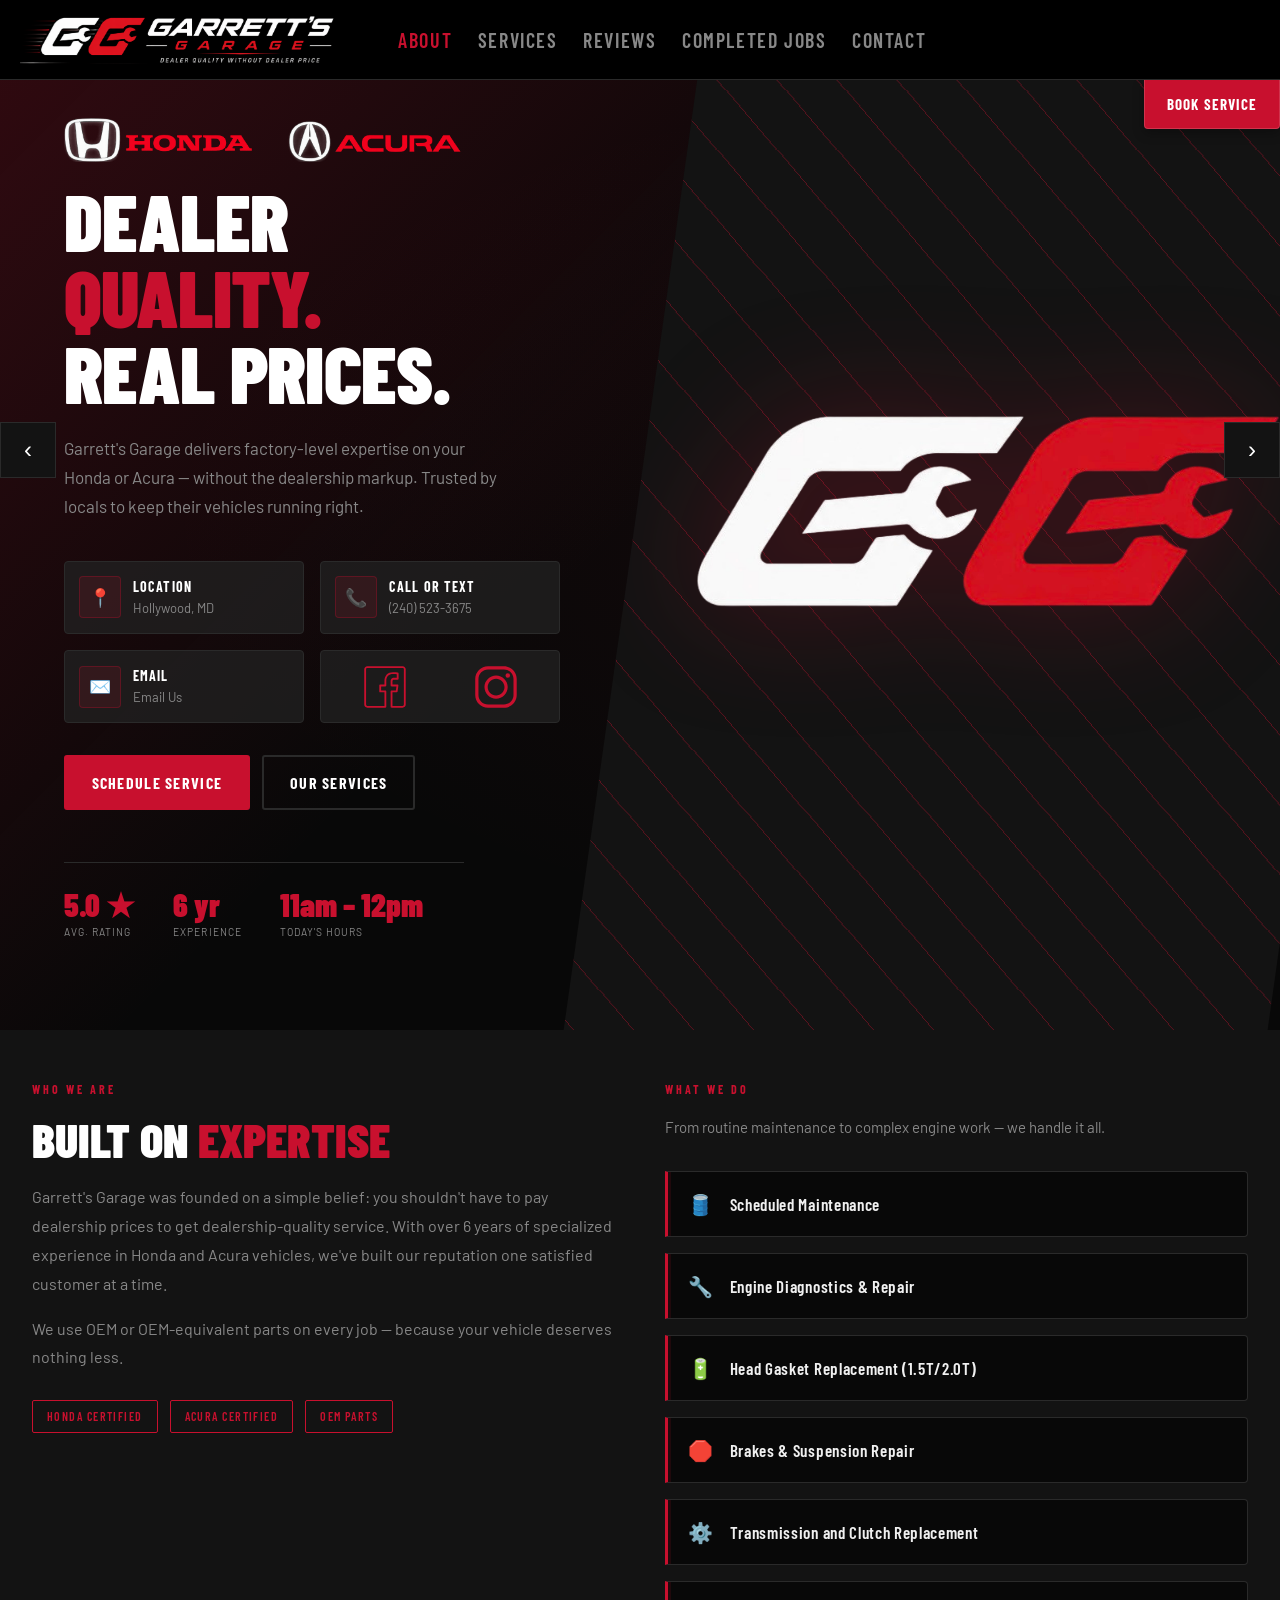
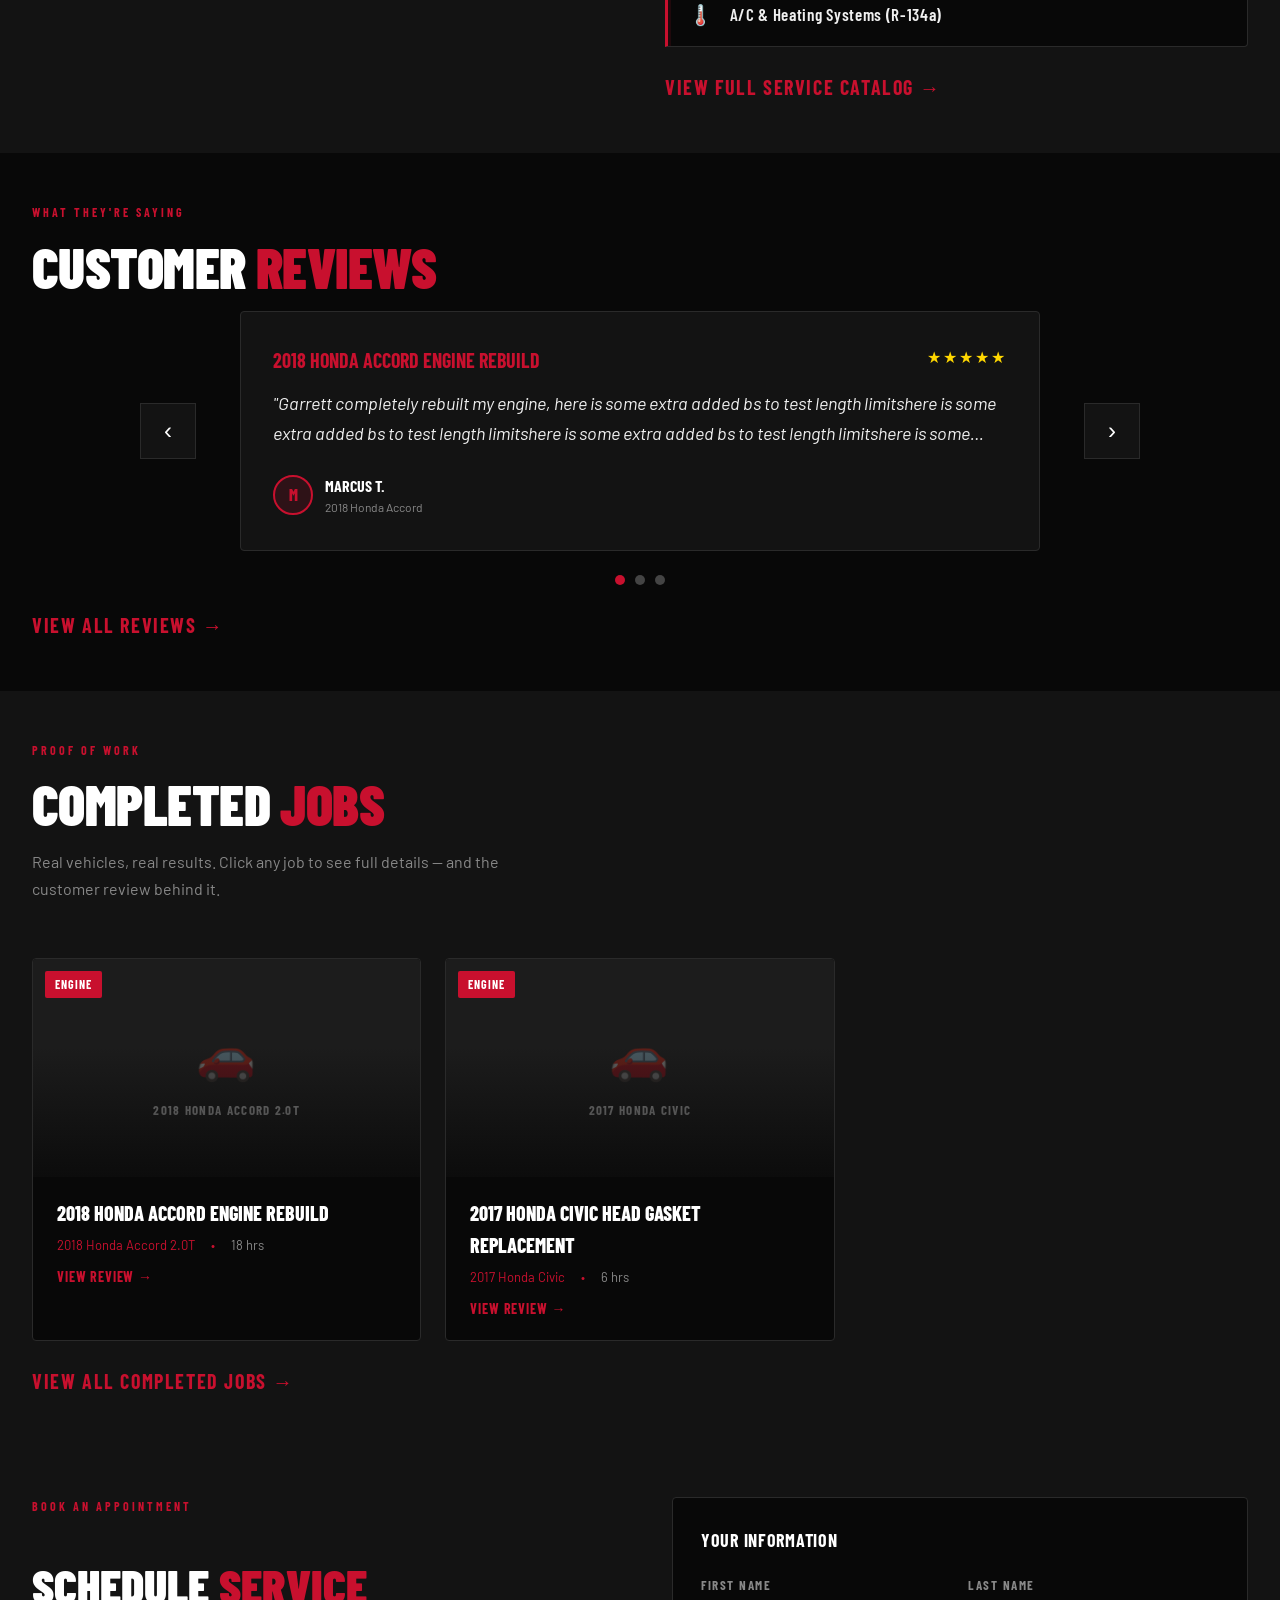
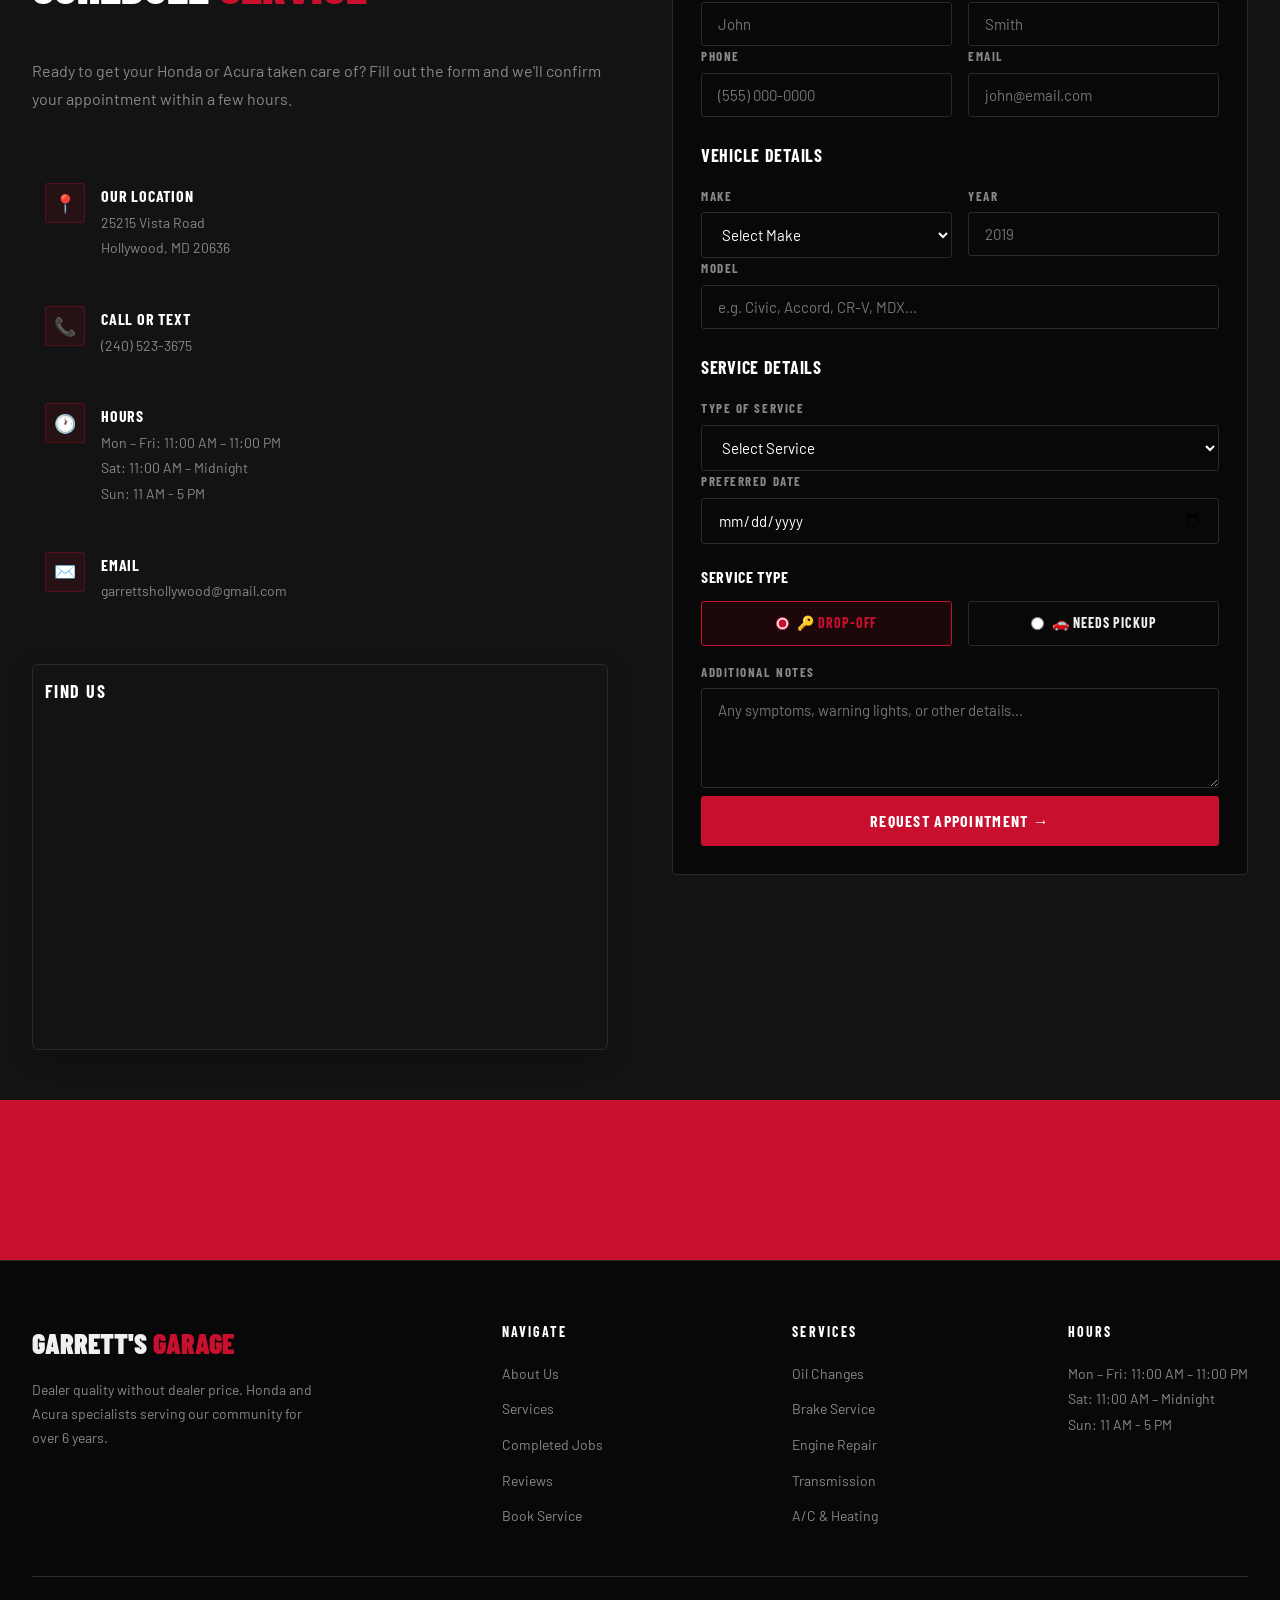
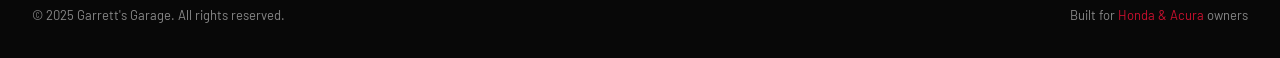
<file: index.html>
<!doctype html>
<html lang="en">
  <head>
    <meta charset="UTF-8" />
    <meta name="viewport" content="width=device-width, initial-scale=1.0" />
    <title>Garrett's Garage | Honda & Acura Specialists</title>
    <link rel="preconnect" href="https://fonts.googleapis.com" />
    <link
      href="https://fonts.googleapis.com/css2?family=Barlow+Condensed:wght@400;600;700;800;900&family=Barlow:wght@400;500;600&display=swap"
      rel="stylesheet" />
    <link rel="stylesheet" href="css/global.css" />
    <link rel="stylesheet" href="css/home.css" />
  </head>
  <body>
    <!-- NAV -->
    <nav>
      <div class="nav-inner">
        <a href="#home" class="nav-logo">
          <img src="images/banner.png" alt="Garrett's Garage" />
        </a>

        <ul class="nav-links">
          <li><a href="#about">About</a></li>
          <li><a href="services.html">Services</a></li>
          <li><a href="reviews.html">Reviews</a></li>
          <li><a href="jobs.html">Completed Jobs</a></li>
          <li><a href="#schedule">Contact</a></li>
        </ul>

        <button class="burger" id="burger" onclick="toggleMenu()">
          <span></span>
          <span></span>
          <span></span>
        </button>
      </div>
    </nav>

    <a href="#schedule" class="floating-book-btn"> Book Service </a>

    <div class="mobile-menu" id="mobileMenu">
      <a href="#about">About</a>
      <a href="services.html">Services</a>
      <a href="reviews.html">Reviews</a>
      <a href="jobs.html">Past jobs</a>
      <a href="#schedule">Contact</a>
    </div>

    <!-- HERO -->
    <section class="hero" id="home">
      <div class="hero-bg"></div>
      <div class="hero-slash">
        <div class="hero-slash-img">
          <picture>
            <source media="(max-width: 700px)" srcset="images/GG.png" />

            <img src="images/hero-img.png" alt="Garrett's Garage Hero Vehicle" class="logo-display" />
          </picture>
        </div>
      </div>
      <div class="hero-content">
        <img src="images/HAlogos.png" alt="Garrett's Garage Hero Vehicle" class="hero-eyebrow" />
        <h1>Dealer <em>Quality.</em><br />Real Prices.</h1>
        <p class="hero-sub">
          Garrett's Garage delivers factory-level expertise on your Honda or Acura — without the dealership markup.
          Trusted by locals to keep their vehicles running right.
        </p>

        <div class="hero-info-cards">
          <a
            href="https://www.google.com/maps/place/Garrett%E2%80%99s+Garage/@38.6270242,-77.3302342,10z/data=!4m6!3m5!1s0x89b765288f856479:0x92c8d74c1635c9a2!8m2!3d38.3601797!4d-76.5685214!16s%2Fg%2F11nhk9b_qs?entry=ttu&g_ep=EgoyMDI2MDYxNi4wIKXMDSoASAFQAw%3D%3D"
            class="hero-info-card"
            target="_blank">
            <div class="hero-info-icon">📍</div>
            <div>
              <div class="hero-info-title">Location</div>
              <div class="hero-info-text">Hollywood, MD</div>
            </div>
          </a>

          <a href="tel:+12405233675" class="hero-info-card">
            <div class="hero-info-icon">📞</div>
            <div>
              <div class="hero-info-title">Call or Text</div>
              <div class="hero-info-text">(240) 523-3675</div>
            </div>
          </a>

          <a href="mailto:garrettshollywood@gmail.com" class="hero-info-card">
            <div class="hero-info-icon">✉️</div>
            <div>
              <div class="hero-info-title">Email</div>
              <div class="hero-info-text">Email Us</div>
            </div>
          </a>

          <div class="hero-social-card">
            <a href="https://www.facebook.com/share/18oDTxfBEQ/?mibextid=wwXIfr" target="_blank">
              <img src="images/icons/fbook.svg" alt="Facebook" />
            </a>
            <a href="https://www.instagram.com/_garretts_garage" target="_blank">
              <img src="images/icons/insta.svg" alt="Instagram" />
            </a>
          </div>
        </div>
        <div class="hero-actions">
          <div class="hero-actions">
            <a href="#schedule" class="btn-primary">Schedule Service</a>
            <a href="#about" class="btn-outline">Our Services</a>
          </div>
          <div class="hero-stats">
            <div>
              <div class="stat-num">5.0 ★</div>
              <div class="stat-label">Avg. Rating</div>
            </div>
            <div>
              <div class="stat-num">6 yr</div>
              <div class="stat-label">Experience</div>
            </div>
            <div>
              <div class="stat-num" id="todayHours">11AM – 11PM</div>
              <div class="stat-label">Today's Hours</div>
            </div>
          </div>
        </div>
      </div>
    </section>

    <!-- ABOUT -->
    <section class="about" id="about">
      <div class="container">
        <div class="about-grid">
          <div class="about-text">
            <div class="section-label">Who We Are</div>
            <h2>Built on <span>Expertise</span></h2>
            <p>
              Garrett's Garage was founded on a simple belief: you shouldn't have to pay dealership prices to get
              dealership-quality service. With over 6 years of specialized experience in Honda and Acura vehicles, we've
              built our reputation one satisfied customer at a time.
            </p>
            <p>We use OEM or OEM-equivalent parts on every job — because your vehicle deserves nothing less.</p>
            <div class="badge-row">
              <span class="badge red">Honda Certified</span>
              <span class="badge red">Acura Certified</span>
              <span class="badge red">OEM Parts</span>
            </div>
          </div>
          <div>
            <div class="section-label" id="services">What We Do</div>
            <p style="color: var(--text-muted); font-size: 15px; margin-bottom: 20px">
              From routine maintenance to complex engine work — we handle it all.
            </p>
            <div class="specialty-list">
              <div class="specialty-item"><span class="specialty-icon">🛢️</span> Scheduled Maintenance</div>
              <div class="specialty-item"><span class="specialty-icon">🔧</span> Engine Diagnostics & Repair</div>
              <div class="specialty-item">
                <span class="specialty-icon">🔋</span> Head Gasket Replacement (1.5T/2.0T)
              </div>
              <div class="specialty-item"><span class="specialty-icon">🛑</span> Brakes &amp; Suspension Repair</div>
              <div class="specialty-item">
                <span class="specialty-icon">⚙️</span>Transmission and Clutch Replacement
              </div>
              <div class="specialty-item"><span class="specialty-icon">🌡️</span>A/C & Heating Systems (R-134a)</div>
            </div>
            <a href="services.html" class="page-link"> View Full Service Catalog → </a>
          </div>
        </div>
      </div>
    </section>

    <!-- REVIEWS -->
    <section id="reviews">
      <div class="container">
        <div class="section-label">What They're Saying</div>
        <div class="section-title">Customer <span>Reviews</span></div>
        <div class="review-carousel">
          <button class="review-arrow prev" onclick="prevReview()">‹</button>
          <div class="review-viewport">
            <div class="review-track" id="reviewTrack">
              <!-- all review cards here -->
            </div>
          </div>
          <button class="review-arrow next" onclick="nextReview()">›</button>
        </div>
         <div class="review-controls">
          <button class="review-arrow prev mobile-arrow" onclick="prevReview()">‹</button>

          <div class="review-dots" id="reviewDots"></div>

          <button class="review-arrow next mobile-arrow" onclick="nextReview()">›</button>
        </div>
        <a href="reviews.html" class="page-link"> View All Reviews → </a>
      </div>
    </section>

    <!-- COMPLETED JOBS -->
    <section class="jobs" id="jobs">
      <div class="container">
        <div class="section-label">Proof of Work</div>
        <div class="section-title">Completed <span>Jobs</span></div>
        <p class="section-desc">
          Real vehicles, real results. Click any job to see full details — and the customer review behind it.
        </p>
        <div class="jobs-grid" id="jobsGrid"></div>
        <a href="jobs.html" class="page-link"> View All Completed Jobs → </a>
      </div>
    </section>

    <!-- SCHEDULE -->
    <section class="schedule" id="schedule">
      <div class="container">
        <div class="schedule-grid">
          <div class="schedule-info">
            <div class="section-label">Book an Appointment</div>
            <h2>Schedule <span>Service</span></h2>
            <p>
              Ready to get your Honda or Acura taken care of? Fill out the form and we'll confirm your appointment
              within a few hours.
            </p>

            <div class="contact-cards">
              <a
                href="https://www.google.com/maps/place/Garrett%E2%80%99s+Garage/@38.6270242,-77.3302342,10z/data=!4m6!3m5!1s0x89b765288f856479:0x92c8d74c1635c9a2!8m2!3d38.3601797!4d-76.5685214!16s%2Fg%2F11nhk9b_qs?entry=ttu&g_ep=EgoyMDI2MDYxNi4wIKXMDSoASAFQAw%3D%3D"
                target="_blank"
                class="info-item">
                <div class="info-icon">📍</div>
                <div class="info-content">
                  <strong>Our Location</strong>
                  <span>25215 Vista Road<br />Hollywood, MD 20636</span>
                </div>
              </a>

              <a href="tel:+12405233675" class="info-item">
                <div class="info-icon">📞</div>
                <div class="info-content">
                  <strong>Call or Text</strong>
                  <span>(240) 523-3675</span>
                </div>
              </a>

              <a href="#contact" class="info-item">
                <div class="info-icon">🕐</div>
                <div class="info-content">
                  <strong>Hours</strong>
                  <span>
                    Mon – Fri: 11:00 AM – 11:00 PM<br />
                    Sat: 11:00 AM – Midnight<br />
                    Sun: 11 AM - 5 PM
                  </span>
                </div>
              </a>

              <a href="mailto:garrettshollywood@gmail.com" class="info-item">
                <div class="info-icon">✉️</div>
                <div class="info-content">
                  <strong>Email</strong>
                  <span>garrettshollywood@gmail.com</span>
                </div>
              </a>
            </div>

            <div class="schedule-map">
              <div class="map-card">
                <h3 class="map-title">Find Us</h3>
                <iframe
                  title="map"
                  src="https://www.google.com/maps/embed?pb=!1m18!1m12!1m3!1d6284334.366061177!2d-85.99079784425763!3d39.72790943332553!2m3!1f0!2f0!3f0!3m2!1i1024!2i768!4f13.1!3m3!1m2!1s0x89b765288f856479%3A0x92c8d74c1635c9a2!2sGarrett%E2%80%99s%20Garage!5e0!3m2!1sen!2sus!4v1782768122105!5m2!1sen!2sus"
                  width="600"
                  height="450"
                  style="border: 0"
                  allowfullscreen=""
                  loading="lazy"
                  referrerpolicy="strict-origin-when-cross-origin">
                </iframe>
              </div>
            </div>
          </div>

          <div>
            <div class="schedule-form" id="scheduleForm">
              <div style="background: var(--black); border: 1px solid var(--border); border-radius: 4px; padding: 28px">
                <p
                  style="
                    font-family: &quot;Barlow Condensed&quot;, sans-serif;
                    font-weight: 700;
                    font-size: 18px;
                    text-transform: uppercase;
                    color: var(--white);
                    margin-bottom: 20px;
                    letter-spacing: 0.04em;
                  ">
                  Your Information
                </p>
                <div class="form-row">
                  <div class="form-group">
                    <label>First Name</label>
                    <input type="text" id="fname" placeholder="John" />
                  </div>
                  <div class="form-group">
                    <label>Last Name</label>
                    <input type="text" id="lname" placeholder="Smith" />
                  </div>
                </div>
                <div class="form-row">
                  <div class="form-group">
                    <label>Phone</label>
                    <input type="tel" id="phone" placeholder="(555) 000-0000" />
                  </div>
                  <div class="form-group">
                    <label>Email</label>
                    <input type="email" id="email" placeholder="john@email.com" />
                  </div>
                </div>

                <p
                  style="
                    font-family: &quot;Barlow Condensed&quot;, sans-serif;
                    font-weight: 700;
                    font-size: 18px;
                    text-transform: uppercase;
                    color: var(--white);
                    margin: 24px 0 16px;
                    letter-spacing: 0.04em;
                  ">
                  Vehicle Details
                </p>
                <div class="form-row">
                  <div class="form-group">
                    <label>Make</label>
                    <select id="make">
                      <option value="">Select Make</option>
                      <option>Honda</option>
                      <option>Acura</option>
                    </select>
                  </div>
                  <div class="form-group">
                    <label>Year</label>
                    <input type="number" id="year" placeholder="2019" min="1990" max="2025" />
                  </div>
                </div>
                <div class="form-group">
                  <label>Model</label>
                  <input type="text" id="model" placeholder="e.g. Civic, Accord, CR-V, MDX..." />
                </div>

                <p
                  style="
                    font-family: &quot;Barlow Condensed&quot;, sans-serif;
                    font-weight: 700;
                    font-size: 18px;
                    text-transform: uppercase;
                    color: var(--white);
                    margin: 24px 0 16px;
                    letter-spacing: 0.04em;
                  ">
                  Service Details
                </p>
                <div class="form-group">
                  <label>Type of Service</label>
                  <select id="serviceType">
                    <option value="">Select Service</option>
                    <option>Oil Change / Scheduled Maintenance</option>
                    <option>Brake Inspection / Repair</option>
                    <option>Engine Diagnostics</option>
                    <option>Transmission Service</option>
                    <option>A/C Service</option>
                    <option>Electrical / Battery</option>
                    <option>Suspension / Steering</option>
                    <option>Tires</option>
                    <option>Other</option>
                  </select>
                </div>
                <div class="form-group">
                  <label>Preferred Date</label>
                  <input type="date" id="apptDate" />
                </div>

                <p
                  style="
                    font-family: &quot;Barlow Condensed&quot;, sans-serif;
                    font-weight: 700;
                    font-size: 16px;
                    text-transform: uppercase;
                    color: var(--white);
                    margin: 20px 0 12px;
                    letter-spacing: 0.04em;
                  ">
                  Service Type
                </p>
                <div class="radio-group">
                  <label class="radio-label">
                    <input type="radio" name="dropoff" value="dropoff" checked /> 🔑 Drop-Off
                  </label>
                  <label class="radio-label">
                    <input type="radio" name="dropoff" value="pickup" /> 🚗 Needs Pickup
                  </label>
                </div>

                <div class="form-group" style="margin-top: 16px">
                  <label>Additional Notes</label>
                  <textarea id="notes" placeholder="Any symptoms, warning lights, or other details…"></textarea>
                </div>

                <button class="btn-primary form-submit" onclick="submitAppointment()">Request Appointment →</button>
              </div>
            </div>
          </div>
        </div>
      </div>
    </section>

    <!-- CONTACT BAR -->
    <section class="contact-bar" id="contact">
      <div class="container"></div>
    </section>

    <!-- FOOTER -->
    <footer>
      <div class="container">
        <div class="footer-top">
          <div class="footer-brand">
            <h3>GARRETT'S <span>GARAGE</span></h3>
            <p>
              Dealer quality without dealer price. Honda and Acura specialists serving our community for over 6 years.
            </p>
          </div>
          <div class="footer-links">
            <h4>Navigate</h4>
            <ul>
              <li><a href="#about">About Us</a></li>
              <li><a href="#services">Services</a></li>
              <li><a href="#jobs">Completed Jobs</a></li>
              <li><a href="#reviews">Reviews</a></li>
              <li><a href="#schedule">Book Service</a></li>
            </ul>
          </div>
          <div class="footer-links">
            <h4>Services</h4>
            <ul>
              <li><a href="#services">Oil Changes</a></li>
              <li><a href="#services">Brake Service</a></li>
              <li><a href="#services">Engine Repair</a></li>
              <li><a href="#services">Transmission</a></li>
              <li><a href="#services">A/C & Heating</a></li>
            </ul>
          </div>
          <div class="footer-links">
            <h4>Hours</h4>
            <ul>
              <li>
                <a
                  ><span style="color: rgb(136, 136, 136)">Mon – Fri: 11:00 AM – 11:00 PM</span
                  ><br style="color: rgb(136, 136, 136)" /><span style="color: rgb(136, 136, 136)"
                    >Sat: 11:00 AM – Midnight</span
                  ><br style="color: rgb(136, 136, 136)" /><span style="color: rgb(136, 136, 136)"
                    >Sun: 11 AM - 5 PM</span
                  ></a
                >
              </li>
              <li></li>
              <li></li>
            </ul>
          </div>
        </div>
        <div class="footer-bottom">
          <div>© 2025 Garrett's Garage. All rights reserved.</div>
          <div>Built for <span>Honda & Acura</span> owners</div>
        </div>
      </div>
    </footer>

    <!-- JOB MODAL -->
    <div class="modal-overlay" id="jobModal">
      <div class="modal">
        <div class="modal-header">
          <h3 id="modalTitle">Job Details</h3>
          <button class="modal-close" onclick="closeModal()">✕</button>
        </div>
        <div class="modal-body" id="modalBody"></div>
      </div>
    </div>

    <div class="review-modal" id="reviewModal" onclick="closeReviewModal()">
      <div class="review-modal-content" onclick="event.stopPropagation()">
        <button class="review-close" onclick="closeReviewModal()">✕</button>
        <div class="review-header">
          <div class="modal-title-row">
            <h3 id="modalName"></h3>
            <div id="modalVehicle" class="modal-vehicle"></div>
          </div>
          <div id="modalStars" class="modal-stars"></div>
        </div>
        <div id="modalJob" class="review-title"></div>
        <p id="modalText"></p>
        <a id="modalJobLink" class="modal-job-link"> View Completed Job → </a>
      </div>
    </div>

    <!-- TOAST -->
    <div class="toast" id="toast">
      <div class="toast-title">✅ Appointment Requested!</div>
      <div class="toast-body">We'll confirm your booking within a few hours.</div>
    </div>
    <script src="js/data.js"></script>
    <script src="js/home.js"></script>
  </body>
</html>
</file>
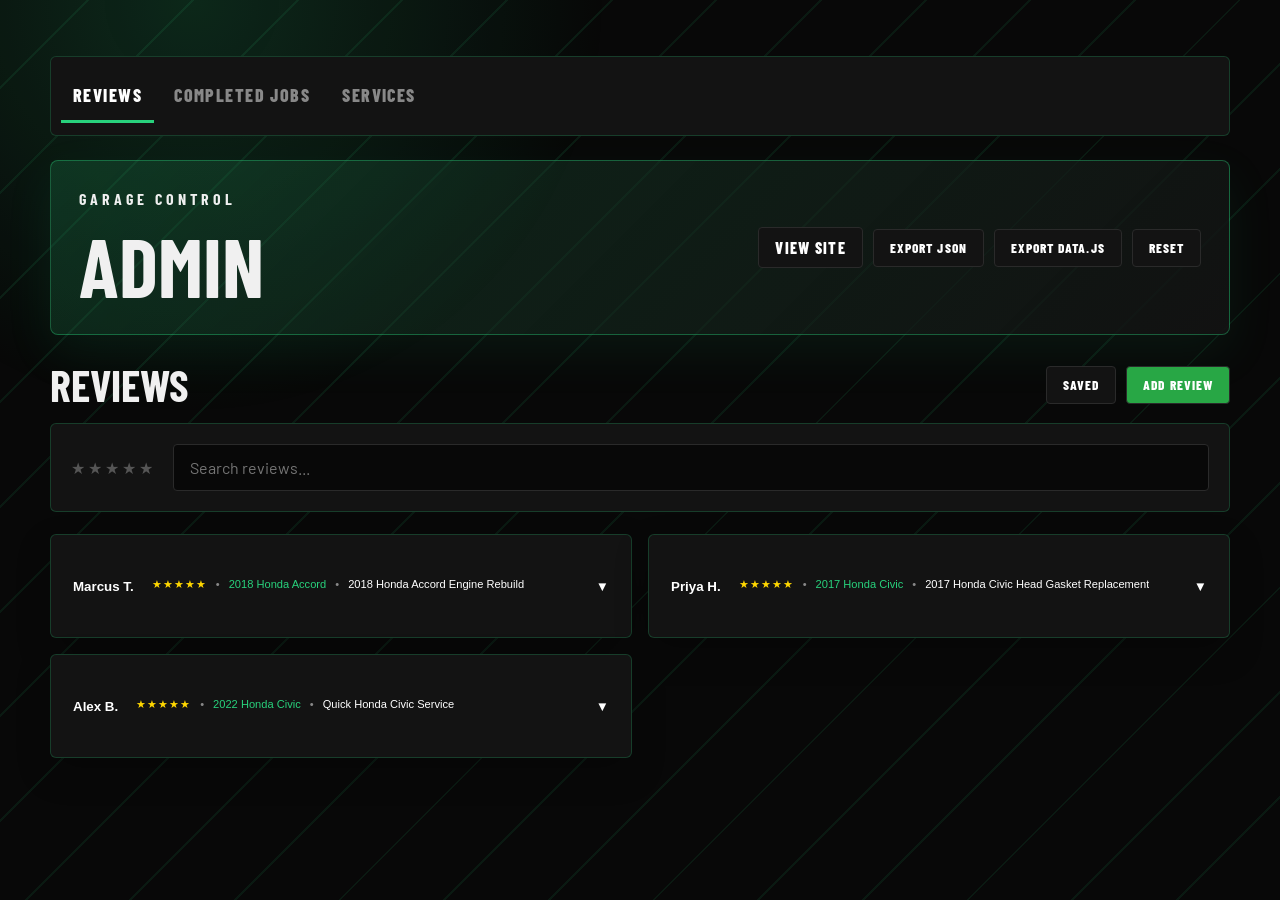
<file: admin.html>
<!doctype html>
<html lang="en">
  <head>
    <meta charset="UTF-8" />
    <meta name="viewport" content="width=device-width, initial-scale=1.0" />
    <title>Garrett's Garage Admin</title>
    <link rel="preconnect" href="https://fonts.googleapis.com" />
    <link href="https://fonts.googleapis.com/css2?family=Barlow+Condensed:wght@400;600;700;800;900&family=Barlow:wght@400;500;600&display=swap" rel="stylesheet" />
    <link rel="stylesheet" href="css/global.css" />
    <link rel="stylesheet" href="css/admin.css" />
  </head>
  <body class="admin-page">
    <main class="admin-shell">
      <nav class="admin-tabs" aria-label="Admin sections">
        <button class="admin-tab active" data-tab="reviews">Reviews</button>
        <button class="admin-tab" data-tab="jobs">Completed Jobs</button>
        <button class="admin-tab" data-tab="services">Services</button>
      </nav>
      <header class="admin-header">
        <div><div class="section-label">Garage Control</div><h1>Admin</h1></div>
        <div class="admin-actions">
          <a href="index.html" class="admin-link">View Site</a>
          <button class="admin-btn ghost" id="exportDataBtn">Export JSON</button>
          <button class="admin-btn ghost" id="exportDataJsBtn">Export data.js</button>
          <button class="admin-btn ghost" id="resetDataBtn">Reset</button>
        </div>
      </header>
      <section class="admin-panel active" id="reviewsPanel">
        <div class="panel-head"><h2>Reviews</h2><div class="panel-actions"><button class="admin-btn ghost" data-save="reviews">Saved</button><button class="admin-btn" data-add="reviews">Add Review</button></div></div>
        <div class="admin-controls review-admin-controls">
          <div class="rating-filter" id="adminRatingFilter" aria-label="Filter reviews by rating">
            <span class="filter-star" data-admin-rating="1">★</span>
            <span class="filter-star" data-admin-rating="2">★</span>
            <span class="filter-star" data-admin-rating="3">★</span>
            <span class="filter-star" data-admin-rating="4">★</span>
            <span class="filter-star" data-admin-rating="5">★</span>
          </div>
          <input type="text" id="adminReviewSearch" placeholder="Search reviews..." class="admin-search" />
        </div>
        <div class="editor-grid" id="reviewsEditor"></div>
      </section>
      <section class="admin-panel" id="jobsPanel">
        <div class="panel-head"><h2>Completed Jobs</h2><div class="panel-actions"><button class="admin-btn ghost" data-save="jobs">Saved</button><button class="admin-btn" data-add="jobs">Add Job</button></div></div>
        <div class="admin-controls stacked">
          <input type="text" id="adminJobSearch" placeholder="Search completed jobs..." class="admin-search" />
          <div class="filter-bar admin-filter-bar" id="adminJobFilterBar">
            <button class="filter-btn active" data-admin-filter="all">All Jobs</button>
            <button class="filter-btn" data-admin-filter="Maintenance">Maintenance</button>
            <button class="filter-btn" data-admin-filter="Engine">Engine</button>
            <button class="filter-btn" data-admin-filter="Brakes & Suspension">Brakes & Suspension</button>
            <button class="filter-btn" data-admin-filter="Transmission">Transmission</button>
            <button class="filter-btn" data-admin-filter="A/C & Heating">A/C & Heating</button>
          </div>
        </div>
        <div class="editor-grid" id="jobsEditor"></div>
      </section>
      <section class="admin-panel" id="servicesPanel">
        <div class="panel-head"><h2>Services</h2><div class="panel-actions"><button class="admin-btn ghost" data-save="services">Saved</button><button class="admin-btn" data-add="services">Add Service</button></div></div>
        <div class="admin-controls">
          <div class="filter-bar admin-filter-bar" id="adminServiceFilterBar">
            <button class="filter-btn active" data-admin-filter="all">All Services</button>
            <button class="filter-btn" data-admin-filter="maintenance">Maintenance</button>
            <button class="filter-btn" data-admin-filter="engine">Engine</button>
            <button class="filter-btn" data-admin-filter="brakes">Brakes & Suspension</button>
            <button class="filter-btn" data-admin-filter="transmission">Transmission</button>
            <button class="filter-btn" data-admin-filter="ac">A/C & Heating</button>
          </div>
        </div>
        <div class="editor-grid" id="servicesEditor"></div>
      </section>
    </main>
    <script src="js/data.js"></script>
    <script src="js/admin.js"></script>
  </body>
</html>
</file>
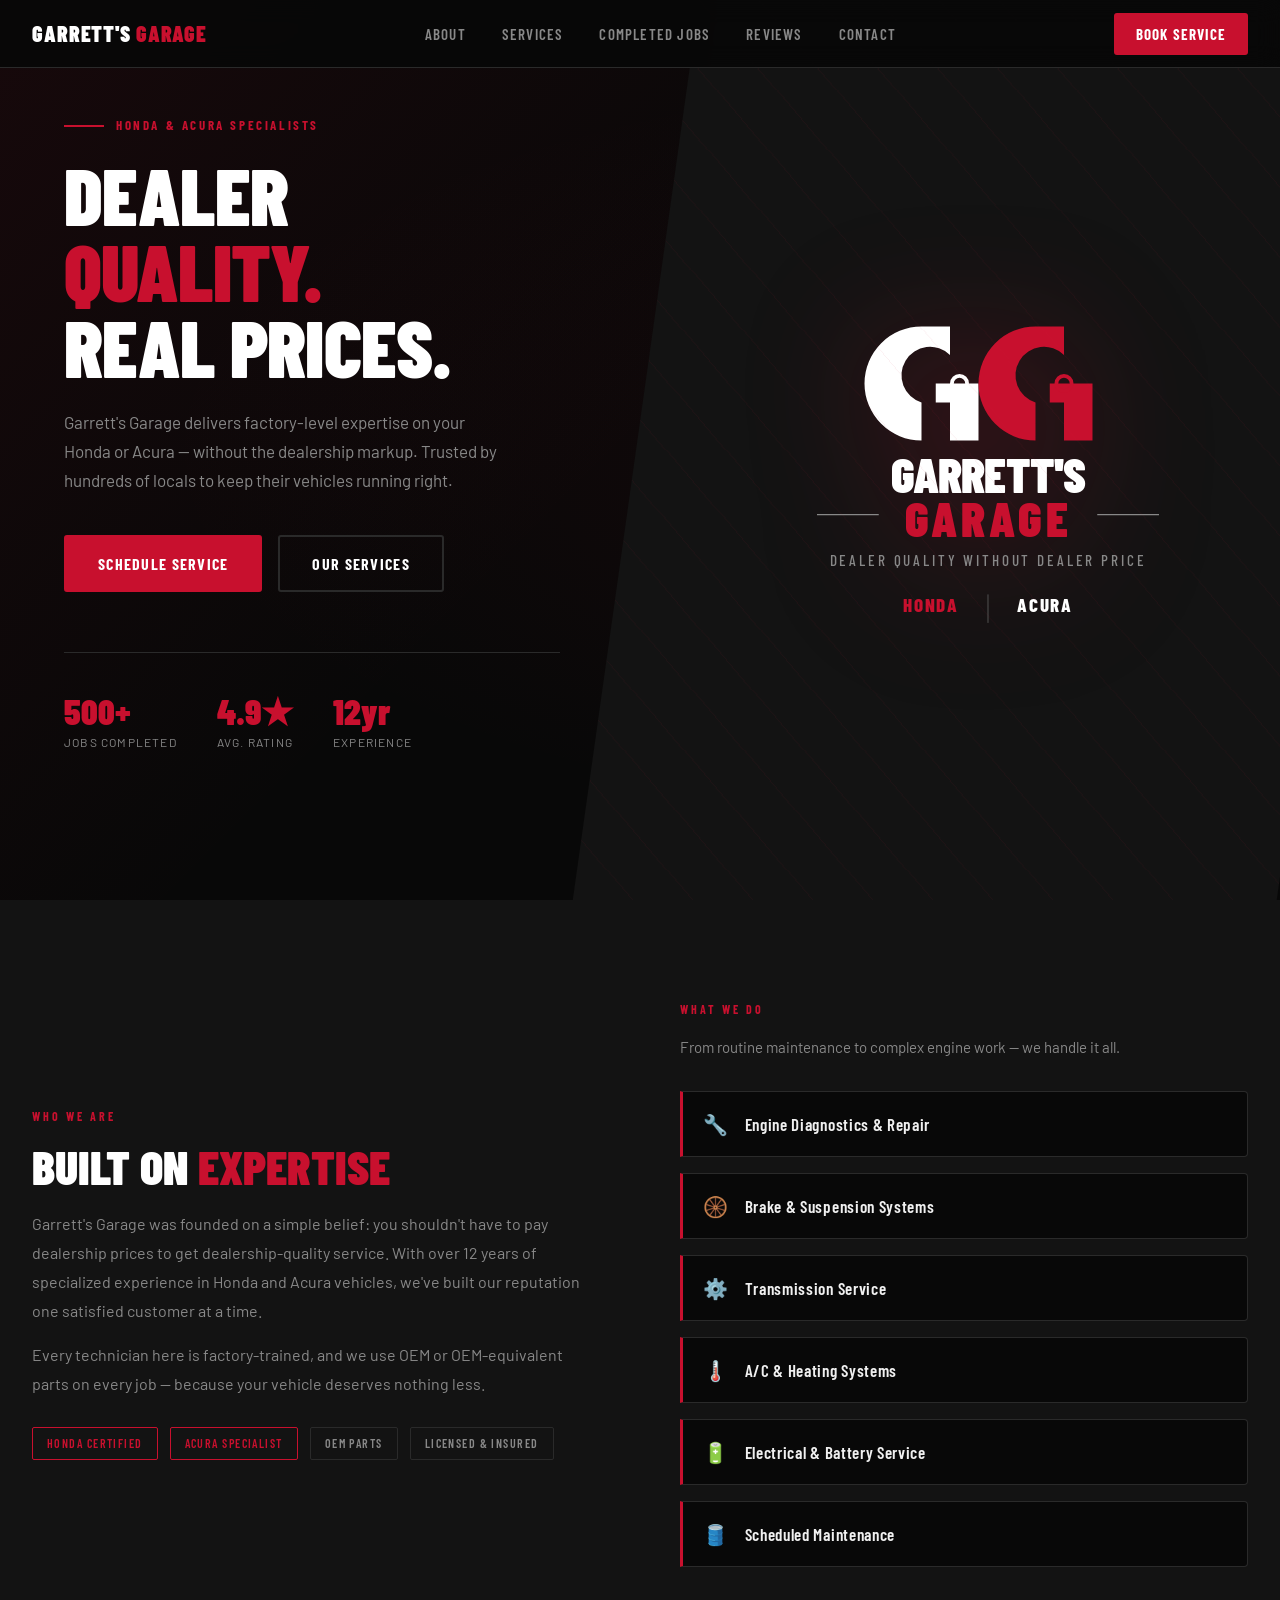
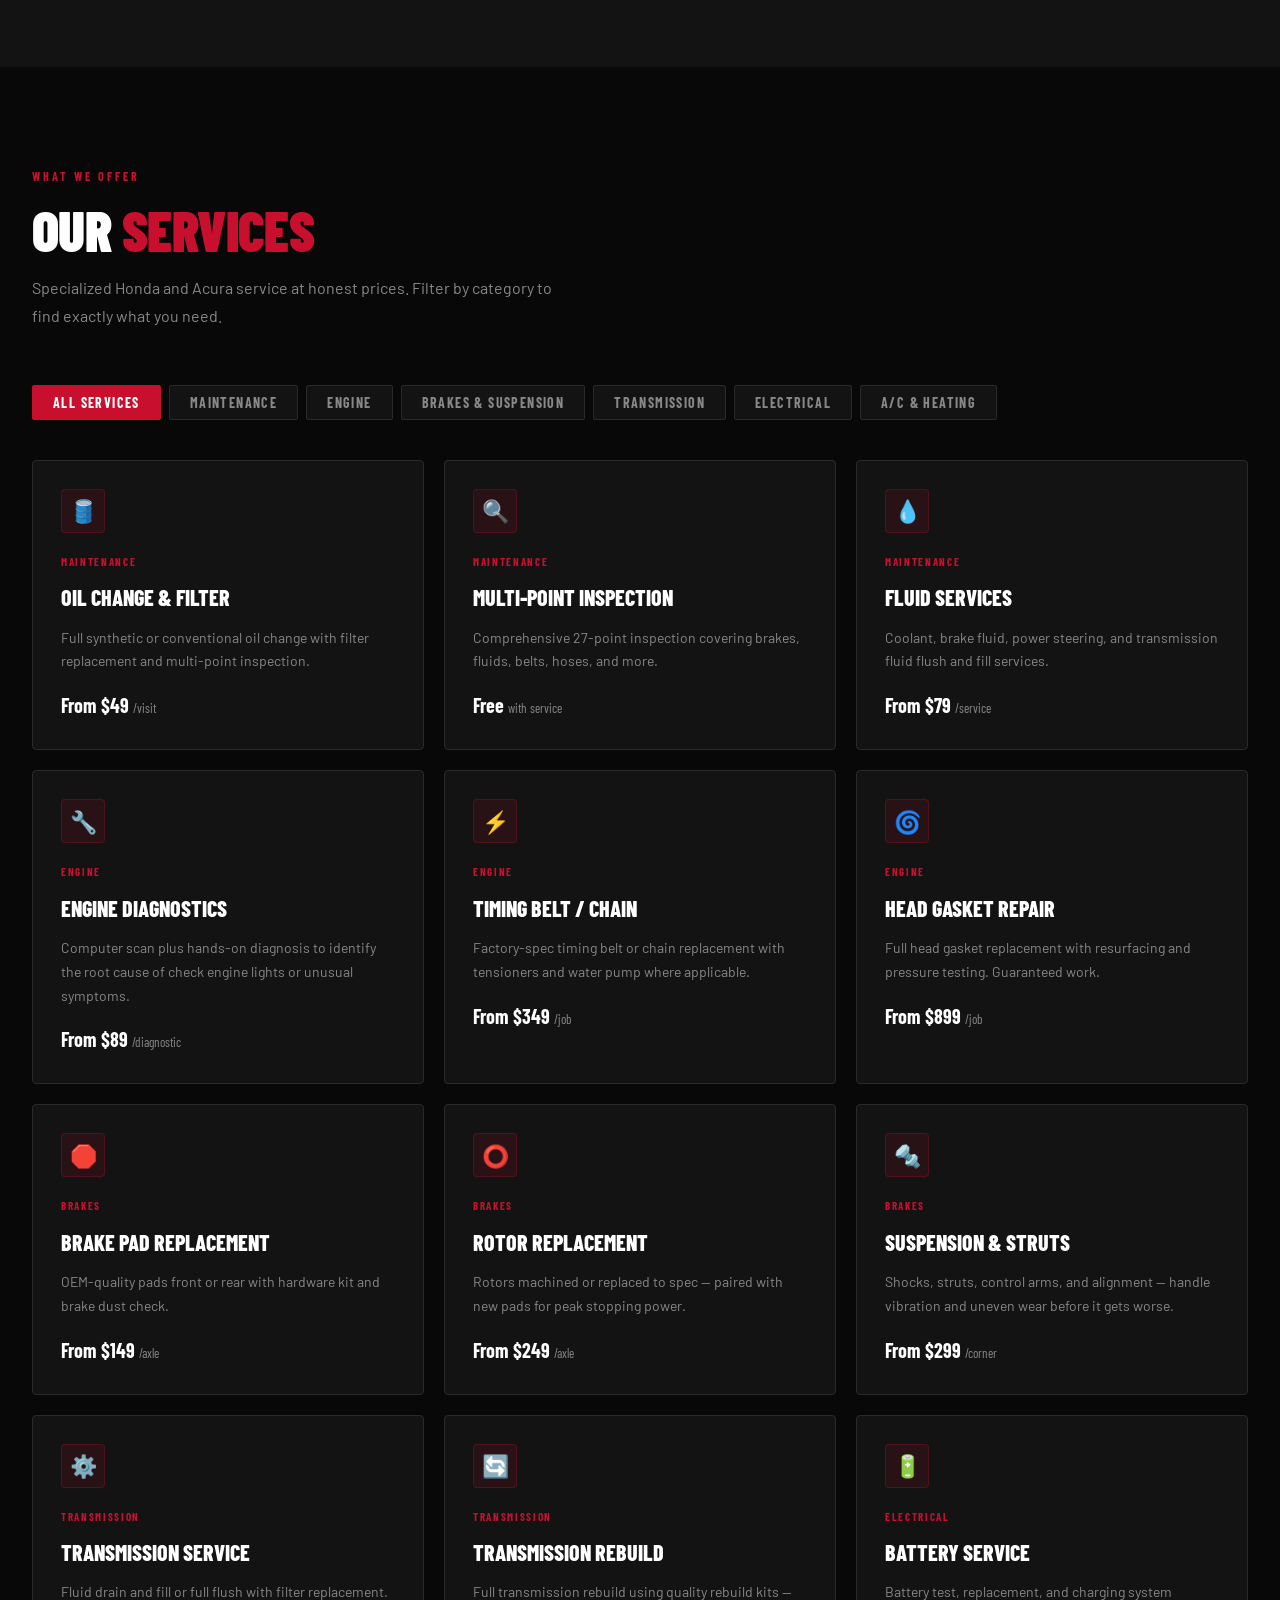
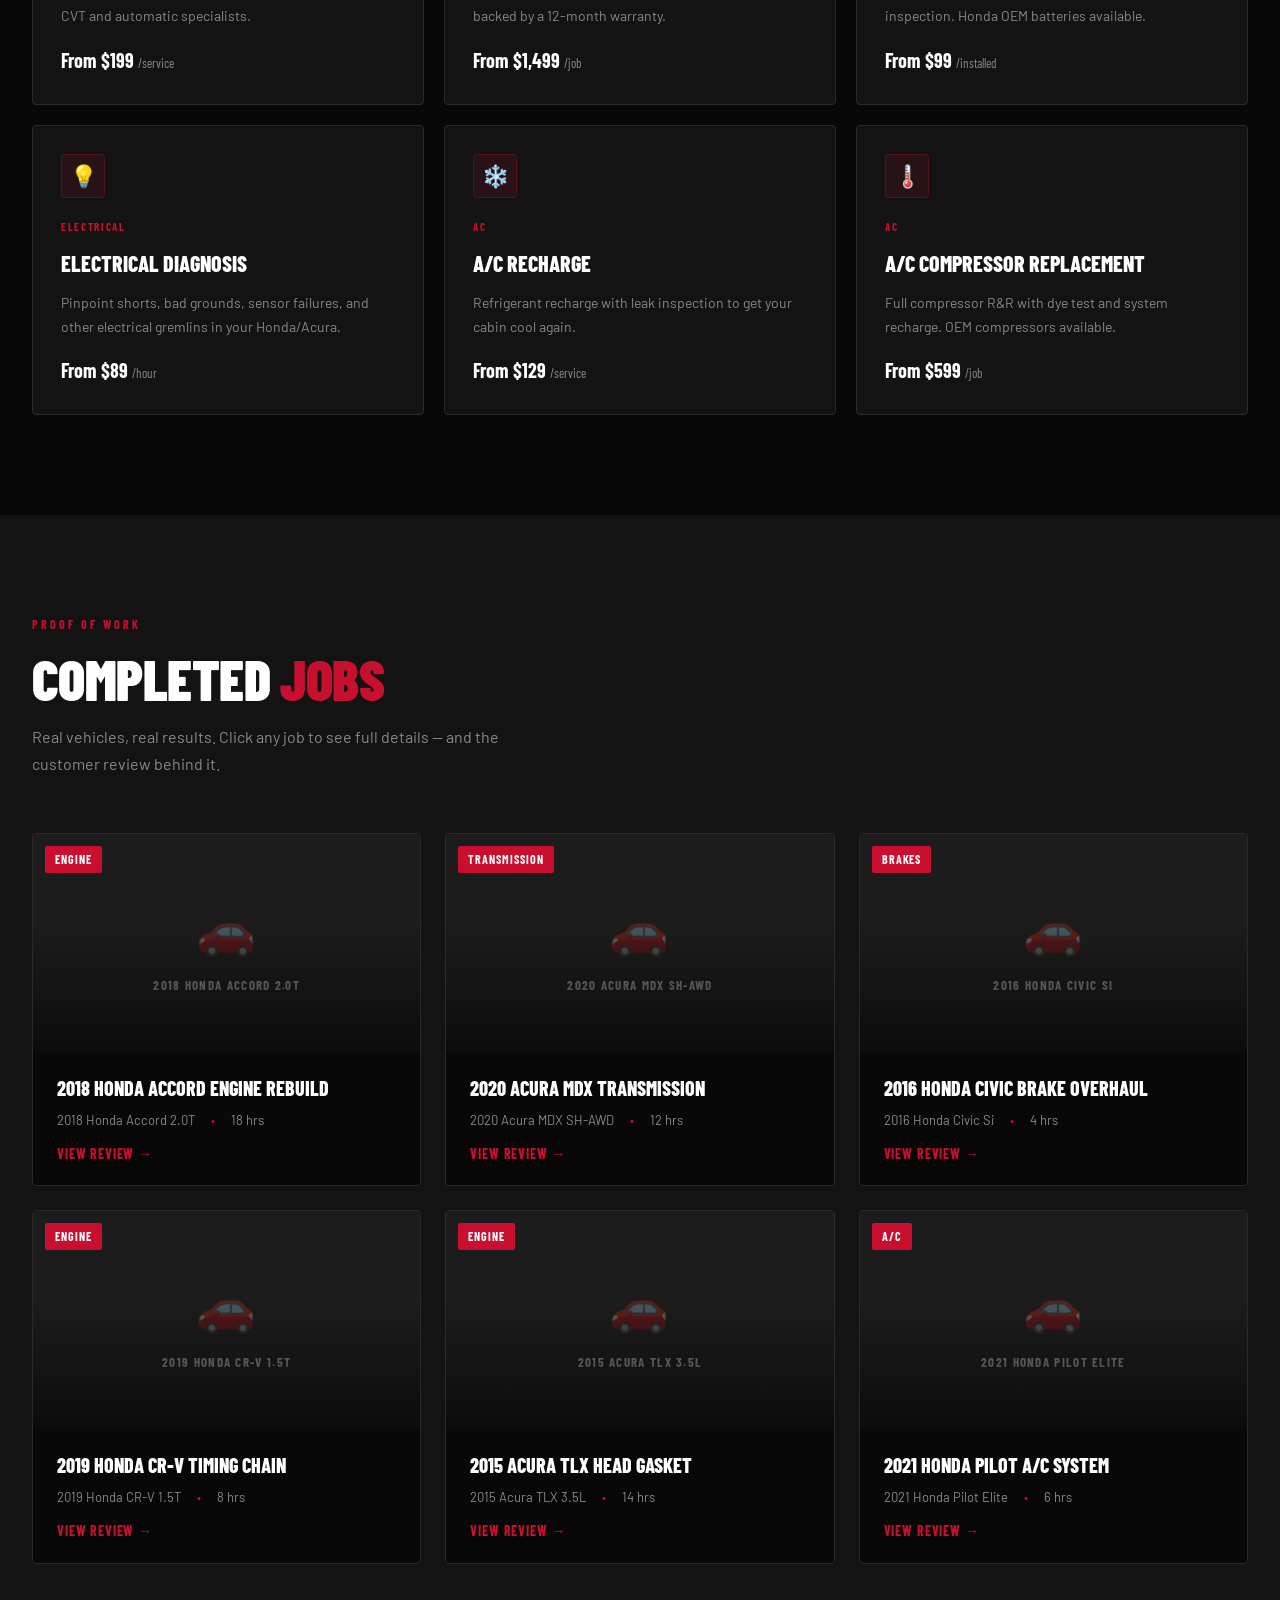
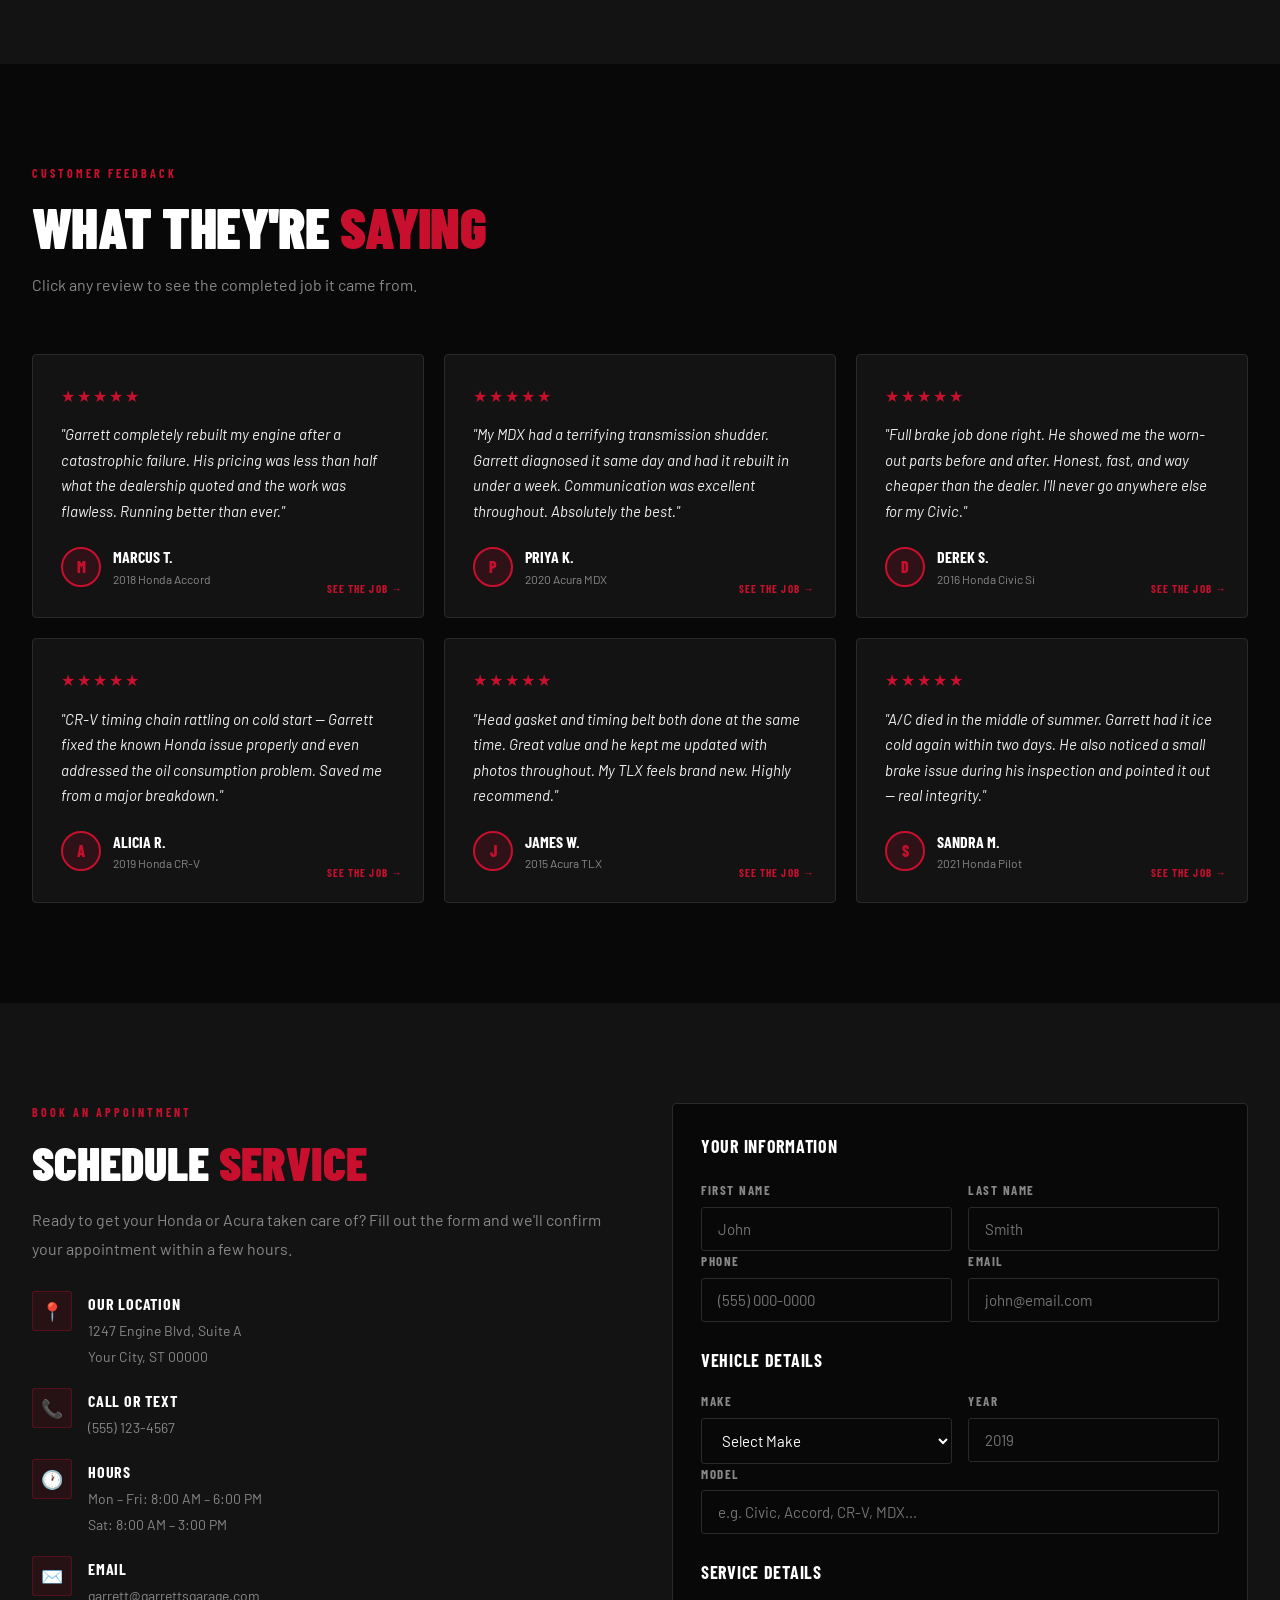
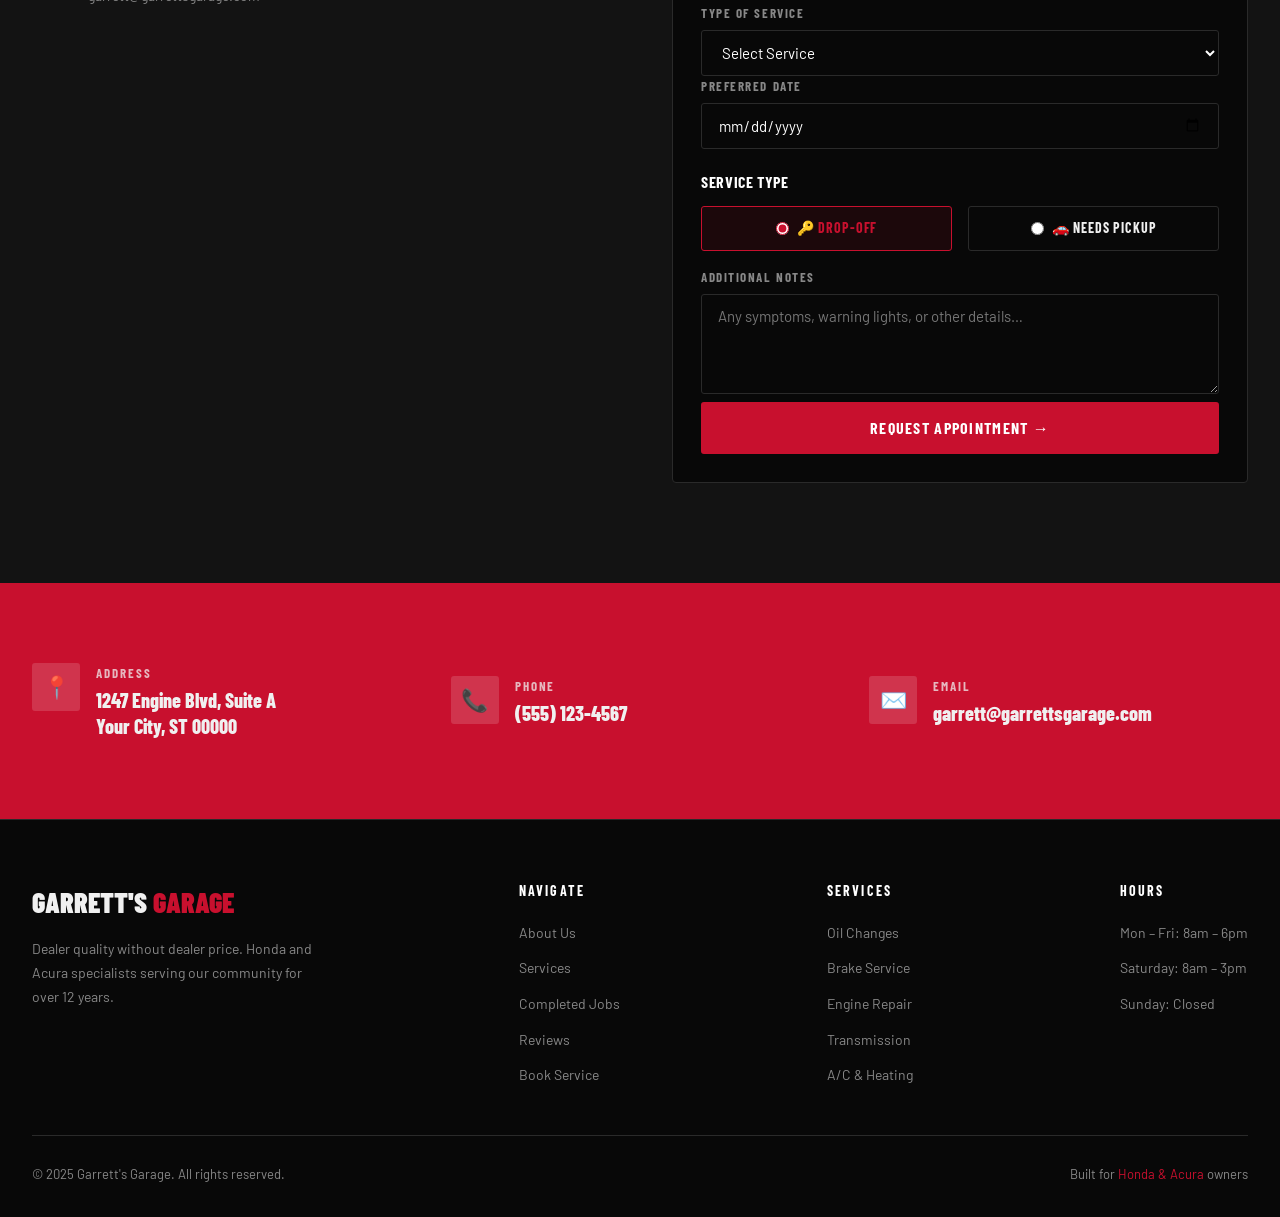
<file: GarrettsGarage.html>
<!DOCTYPE html>
<html lang="en">
<head>
<meta charset="UTF-8">
<meta name="viewport" content="width=device-width, initial-scale=1.0">
<title>Garrett's Garage | Honda & Acura Specialists</title>
<link rel="preconnect" href="https://fonts.googleapis.com">
<link href="https://fonts.googleapis.com/css2?family=Barlow+Condensed:wght@400;600;700;800;900&family=Barlow:wght@400;500;600&display=swap" rel="stylesheet">
<style>
  :root {
    --red: #C8102E;
    --red-dark: #9B0C23;
    --red-glow: rgba(200,16,46,0.25);
    --black: #080808;
    --surface: #131313;
    --surface2: #1C1C1C;
    --border: #2A2A2A;
    --text: #F0F0F0;
    --text-muted: #888;
    --white: #FFFFFF;
  }

  *, *::before, *::after { box-sizing: border-box; margin: 0; padding: 0; }

  html { scroll-behavior: smooth; }

  body {
    background: var(--black);
    color: var(--text);
    font-family: 'Barlow', sans-serif;
    font-size: 16px;
    line-height: 1.6;
    overflow-x: hidden;
  }

  /* ── NAV ── */
  nav {
    position: fixed; top: 0; left: 0; right: 0; z-index: 1000;
    background: rgba(8,8,8,0.95);
    backdrop-filter: blur(12px);
    border-bottom: 1px solid var(--border);
    height: 68px;
    display: flex; align-items: center;
  }
  .nav-inner {
    max-width: 1280px; width: 100%; margin: 0 auto;
    padding: 0 32px;
    display: flex; align-items: center; justify-content: space-between;
  }
  .nav-logo {
    font-family: 'Barlow Condensed', sans-serif;
    font-weight: 900; font-size: 22px;
    letter-spacing: 0.04em; color: var(--white);
    text-decoration: none;
  }
  .nav-logo span { color: var(--red); }
  .nav-links { display: flex; gap: 36px; list-style: none; }
  .nav-links a {
    color: var(--text-muted); text-decoration: none;
    font-family: 'Barlow Condensed', sans-serif;
    font-weight: 600; font-size: 15px; letter-spacing: 0.08em;
    text-transform: uppercase;
    transition: color 0.2s;
  }
  .nav-links a:hover { color: var(--red); }
  .nav-cta {
    background: var(--red); color: var(--white);
    padding: 9px 22px; border-radius: 3px;
    font-family: 'Barlow Condensed', sans-serif;
    font-weight: 700; font-size: 15px; letter-spacing: 0.08em;
    text-transform: uppercase; text-decoration: none;
    transition: background 0.2s;
  }
  .nav-cta:hover { background: var(--red-dark); }

  /* ── HERO ── */
  .hero {
    min-height: 100vh;
    display: flex; align-items: center;
    position: relative;
    overflow: hidden;
    padding-top: 68px;
  }
  .hero-bg {
    position: absolute; inset: 0;
    background: 
      linear-gradient(135deg, rgba(200,16,46,0.08) 0%, transparent 50%),
      radial-gradient(ellipse at 80% 50%, rgba(200,16,46,0.06) 0%, transparent 60%);
  }
  .hero-slash {
    position: absolute; right: -60px; top: 0; bottom: 0; width: 55%;
    background: var(--surface);
    transform: skewX(-8deg);
    overflow: hidden;
  }
  .hero-slash::after {
    content: '';
    position: absolute; inset: 0;
    background: url('data:image/svg+xml,<svg xmlns="http://www.w3.org/2000/svg" width="60" height="60"><line x1="0" y1="0" x2="60" y2="60" stroke="%23C8102E" stroke-width="0.4" opacity="0.15"/></svg>');
  }
  .hero-slash-img {
    position: absolute; inset: 0;
    display: flex; align-items: center; justify-content: center;
    transform: skewX(8deg);
    padding: 60px;
  }
  .hero-slash-img .logo-display {
    width: 100%; max-width: 380px;
    filter: drop-shadow(0 0 60px rgba(200,16,46,0.3));
    animation: float 4s ease-in-out infinite;
  }
  @keyframes float {
    0%,100% { transform: translateY(0); }
    50% { transform: translateY(-12px); }
  }
  .hero-content {
    position: relative; z-index: 2;
    max-width: 1280px; width: 100%; margin: 0 auto;
    padding: 0 32px;
    max-width: 560px; margin-left: max(32px, calc(50vw - 640px));
  }
  .hero-eyebrow {
    font-family: 'Barlow Condensed', sans-serif;
    font-weight: 700; font-size: 13px;
    letter-spacing: 0.2em; text-transform: uppercase;
    color: var(--red); margin-bottom: 20px;
    display: flex; align-items: center; gap: 12px;
  }
  .hero-eyebrow::before {
    content: ''; display: block;
    width: 40px; height: 2px; background: var(--red);
  }
  .hero h1 {
    font-family: 'Barlow Condensed', sans-serif;
    font-weight: 900; font-size: clamp(52px, 7vw, 80px);
    line-height: 0.95; letter-spacing: -0.01em;
    text-transform: uppercase; color: var(--white);
    margin-bottom: 24px;
  }
  .hero h1 em { color: var(--red); font-style: normal; }
  .hero-sub {
    font-size: 17px; color: var(--text-muted);
    line-height: 1.7; margin-bottom: 40px;
    max-width: 440px;
  }
  .hero-actions { display: flex; gap: 16px; flex-wrap: wrap; }
  .btn-primary {
    background: var(--red); color: var(--white);
    padding: 14px 32px; border-radius: 3px;
    font-family: 'Barlow Condensed', sans-serif;
    font-weight: 700; font-size: 16px; letter-spacing: 0.08em;
    text-transform: uppercase; text-decoration: none;
    transition: all 0.2s; border: 2px solid var(--red);
    cursor: pointer; display: inline-block;
  }
  .btn-primary:hover { background: var(--red-dark); border-color: var(--red-dark); }
  .btn-outline {
    background: transparent; color: var(--white);
    padding: 14px 32px; border-radius: 3px;
    font-family: 'Barlow Condensed', sans-serif;
    font-weight: 700; font-size: 16px; letter-spacing: 0.08em;
    text-transform: uppercase; text-decoration: none;
    border: 2px solid var(--border); transition: all 0.2s;
    cursor: pointer; display: inline-block;
  }
  .btn-outline:hover { border-color: var(--red); color: var(--red); }

  .hero-stats {
    display: flex; gap: 40px; margin-top: 60px;
    padding-top: 40px; border-top: 1px solid var(--border);
  }
  .stat-num {
    font-family: 'Barlow Condensed', sans-serif;
    font-weight: 900; font-size: 36px; color: var(--red); line-height: 1;
  }
  .stat-label {
    font-size: 12px; letter-spacing: 0.1em;
    text-transform: uppercase; color: var(--text-muted);
    margin-top: 4px;
  }

  /* ── SECTION COMMONS ── */
  section { padding: 100px 0; }
  .container { max-width: 1280px; margin: 0 auto; padding: 0 32px; }
  .section-label {
    font-family: 'Barlow Condensed', sans-serif;
    font-weight: 700; font-size: 12px; letter-spacing: 0.25em;
    text-transform: uppercase; color: var(--red);
    margin-bottom: 16px;
  }
  .section-title {
    font-family: 'Barlow Condensed', sans-serif;
    font-weight: 900; font-size: clamp(36px, 5vw, 56px);
    text-transform: uppercase; color: var(--white);
    line-height: 1; letter-spacing: -0.01em;
    margin-bottom: 16px;
  }
  .section-title span { color: var(--red); }
  .section-desc {
    color: var(--text-muted); font-size: 16px; max-width: 520px;
    line-height: 1.7; margin-bottom: 56px;
  }
  .slash-divider {
    display: flex; align-items: center; gap: 16px;
    margin-bottom: 24px;
  }
  .slash-divider::before, .slash-divider::after {
    content: ''; flex: 1; height: 1px; background: var(--border);
  }
  .slash-divider-inner {
    display: flex; gap: 4px;
  }
  .slash-divider-inner span {
    width: 3px; height: 20px; background: var(--red);
    transform: skewX(-15deg);
  }
  .slash-divider-inner span:nth-child(2) { opacity: 0.5; }
  .slash-divider-inner span:nth-child(3) { opacity: 0.25; }

  /* ── ABOUT / SPECIALTIES ── */
  .about { background: var(--surface); }
  .about-grid {
    display: grid; grid-template-columns: 1fr 1fr;
    gap: 80px; align-items: center;
  }
  .specialty-list { margin-top: 32px; display: flex; flex-direction: column; gap: 16px; }
  .specialty-item {
    display: flex; align-items: center; gap: 16px;
    padding: 16px 20px;
    background: var(--black); border: 1px solid var(--border);
    border-left: 3px solid var(--red);
    border-radius: 0 4px 4px 0;
    font-family: 'Barlow Condensed', sans-serif;
    font-weight: 600; font-size: 17px; letter-spacing: 0.04em;
    transition: border-color 0.2s;
  }
  .specialty-item:hover { border-color: var(--red); background: var(--surface2); }
  .specialty-icon { font-size: 20px; }
  .about-text h2 { font-family: 'Barlow Condensed', sans-serif; font-weight: 900; font-size: 48px; text-transform: uppercase; color: var(--white); line-height: 1; margin-bottom: 20px; }
  .about-text h2 span { color: var(--red); }
  .about-text p { color: var(--text-muted); font-size: 16px; line-height: 1.8; margin-bottom: 16px; }
  .badge-row { display: flex; gap: 12px; flex-wrap: wrap; margin-top: 28px; }
  .badge {
    padding: 6px 14px; border: 1px solid var(--border);
    border-radius: 2px; font-size: 12px; letter-spacing: 0.12em;
    text-transform: uppercase; color: var(--text-muted);
    font-family: 'Barlow Condensed', sans-serif; font-weight: 600;
  }
  .badge.red { border-color: var(--red); color: var(--red); }

  /* ── SERVICES ── */
  .filter-bar {
    display: flex; gap: 8px; flex-wrap: wrap;
    margin-bottom: 40px;
  }
  .filter-btn {
    padding: 8px 20px;
    background: var(--surface); border: 1px solid var(--border);
    color: var(--text-muted); cursor: pointer;
    font-family: 'Barlow Condensed', sans-serif;
    font-weight: 700; font-size: 14px; letter-spacing: 0.1em;
    text-transform: uppercase; border-radius: 2px;
    transition: all 0.2s;
  }
  .filter-btn:hover, .filter-btn.active {
    background: var(--red); border-color: var(--red); color: var(--white);
  }
  .services-grid {
    display: grid; grid-template-columns: repeat(auto-fill, minmax(300px, 1fr));
    gap: 20px;
  }
  .service-card {
    background: var(--surface); border: 1px solid var(--border);
    border-radius: 4px; overflow: hidden;
    transition: all 0.25s; cursor: default;
    position: relative;
  }
  .service-card::before {
    content: ''; position: absolute; top: 0; left: 0; right: 0;
    height: 3px; background: var(--red); transform: scaleX(0);
    transform-origin: left; transition: transform 0.25s;
  }
  .service-card:hover { border-color: var(--red); transform: translateY(-4px); box-shadow: 0 16px 40px rgba(200,16,46,0.15); }
  .service-card:hover::before { transform: scaleX(1); }
  .service-card-body { padding: 28px; }
  .service-cat {
    font-size: 11px; letter-spacing: 0.15em; text-transform: uppercase;
    color: var(--red); font-family: 'Barlow Condensed', sans-serif;
    font-weight: 700; margin-bottom: 10px;
  }
  .service-card h3 {
    font-family: 'Barlow Condensed', sans-serif;
    font-weight: 800; font-size: 22px; text-transform: uppercase;
    color: var(--white); margin-bottom: 10px;
  }
  .service-card p { color: var(--text-muted); font-size: 14px; line-height: 1.7; margin-bottom: 16px; }
  .service-price {
    font-family: 'Barlow Condensed', sans-serif;
    font-weight: 700; font-size: 20px; color: var(--white);
  }
  .service-price span { font-size: 13px; color: var(--text-muted); font-weight: 400; }
  .service-icon-wrap {
    width: 44px; height: 44px;
    background: rgba(200,16,46,0.12); border: 1px solid rgba(200,16,46,0.25);
    border-radius: 4px; display: flex; align-items: center; justify-content: center;
    font-size: 22px; margin-bottom: 20px;
  }

  /* ── COMPLETED JOBS ── */
  .jobs { background: var(--surface); }
  .jobs-grid {
    display: grid; grid-template-columns: repeat(auto-fill, minmax(340px, 1fr));
    gap: 24px;
  }
  .job-card {
    background: var(--black); border: 1px solid var(--border);
    border-radius: 4px; overflow: hidden; transition: all 0.25s;
    cursor: pointer; text-decoration: none; color: inherit;
    display: block;
  }
  .job-card:hover { border-color: var(--red); transform: translateY(-4px); box-shadow: 0 12px 32px rgba(200,16,46,0.12); }
  .job-img {
    width: 100%; aspect-ratio: 16/9;
    background: var(--surface2);
    display: flex; align-items: center; justify-content: center;
    position: relative; overflow: hidden;
  }
  .job-img-placeholder {
    display: flex; flex-direction: column; align-items: center; gap: 8px;
    color: var(--text-muted);
    font-family: 'Barlow Condensed', sans-serif;
    font-weight: 700; font-size: 13px; letter-spacing: 0.1em;
    text-transform: uppercase;
  }
  .job-img-placeholder .car-icon { font-size: 48px; opacity: 0.3; }
  .job-overlay {
    position: absolute; inset: 0;
    background: linear-gradient(to top, rgba(8,8,8,0.8) 0%, transparent 60%);
  }
  .job-tag {
    position: absolute; top: 12px; left: 12px;
    background: var(--red); color: var(--white);
    padding: 4px 10px; border-radius: 2px;
    font-family: 'Barlow Condensed', sans-serif;
    font-weight: 700; font-size: 12px; letter-spacing: 0.08em;
    text-transform: uppercase;
  }
  .job-body { padding: 20px 24px; }
  .job-body h3 {
    font-family: 'Barlow Condensed', sans-serif;
    font-weight: 800; font-size: 20px; text-transform: uppercase;
    color: var(--white); margin-bottom: 6px;
  }
  .job-meta {
    font-size: 13px; color: var(--text-muted);
    display: flex; gap: 16px; align-items: center;
  }
  .job-meta-dot { color: var(--red); }
  .job-review-link {
    display: inline-flex; align-items: center; gap: 6px;
    margin-top: 12px; color: var(--red);
    font-family: 'Barlow Condensed', sans-serif;
    font-weight: 700; font-size: 14px; letter-spacing: 0.06em;
    text-transform: uppercase; text-decoration: none;
  }
  .job-review-link:hover { text-decoration: underline; }

  /* ── REVIEWS ── */
  .reviews-grid {
    display: grid; grid-template-columns: repeat(auto-fill, minmax(300px, 1fr));
    gap: 20px;
  }
  .review-card {
    background: var(--surface); border: 1px solid var(--border);
    border-radius: 4px; padding: 28px;
    transition: all 0.25s; cursor: pointer;
    text-decoration: none; color: inherit; display: block;
    position: relative;
  }
  .review-card:hover { border-color: var(--red); box-shadow: 0 8px 24px rgba(200,16,46,0.1); }
  .review-stars { color: var(--red); font-size: 16px; margin-bottom: 14px; letter-spacing: 2px; }
  .review-text {
    font-size: 15px; color: var(--text); line-height: 1.7;
    margin-bottom: 20px; font-style: italic;
  }
  .review-author {
    display: flex; align-items: center; gap: 12px;
  }
  .review-avatar {
    width: 40px; height: 40px; border-radius: 50%;
    background: rgba(200,16,46,0.15); border: 2px solid var(--red);
    display: flex; align-items: center; justify-content: center;
    font-family: 'Barlow Condensed', sans-serif;
    font-weight: 800; font-size: 16px; color: var(--red);
    flex-shrink: 0;
  }
  .review-name {
    font-family: 'Barlow Condensed', sans-serif;
    font-weight: 700; font-size: 16px; color: var(--white);
    text-transform: uppercase;
  }
  .review-vehicle { font-size: 12px; color: var(--text-muted); }
  .review-job-link {
    position: absolute; bottom: 20px; right: 20px;
    font-size: 11px; color: var(--red);
    font-family: 'Barlow Condensed', sans-serif;
    font-weight: 700; letter-spacing: 0.1em; text-transform: uppercase;
  }

  /* ── SCHEDULE ── */
  .schedule { background: var(--surface); }
  .schedule-grid {
    display: grid; grid-template-columns: 1fr 1fr;
    gap: 64px; align-items: start;
  }
  .schedule-info h2 {
    font-family: 'Barlow Condensed', sans-serif;
    font-weight: 900; font-size: 48px; text-transform: uppercase;
    color: var(--white); line-height: 1; margin-bottom: 20px;
  }
  .schedule-info h2 span { color: var(--red); }
  .schedule-info p { color: var(--text-muted); font-size: 16px; line-height: 1.8; margin-bottom: 28px; }
  .info-item {
    display: flex; gap: 16px; align-items: flex-start;
    margin-bottom: 20px;
  }
  .info-icon {
    width: 40px; height: 40px; flex-shrink: 0;
    background: rgba(200,16,46,0.1); border: 1px solid rgba(200,16,46,0.3);
    border-radius: 3px; display: flex; align-items: center;
    justify-content: center; font-size: 18px;
  }
  .info-content strong {
    display: block; font-family: 'Barlow Condensed', sans-serif;
    font-weight: 700; font-size: 16px; color: var(--white);
    text-transform: uppercase; letter-spacing: 0.05em;
  }
  .info-content span { color: var(--text-muted); font-size: 14px; }

  /* Form */
  .schedule-form { display: flex; flex-direction: column; gap: 16px; }
  .form-row { display: grid; grid-template-columns: 1fr 1fr; gap: 16px; }
  .form-group { display: flex; flex-direction: column; gap: 6px; }
  .form-group label {
    font-family: 'Barlow Condensed', sans-serif;
    font-weight: 700; font-size: 13px; letter-spacing: 0.12em;
    text-transform: uppercase; color: var(--text-muted);
  }
  .form-group input, .form-group select, .form-group textarea {
    background: var(--black); border: 1px solid var(--border);
    color: var(--white); padding: 12px 16px; border-radius: 3px;
    font-family: 'Barlow', sans-serif; font-size: 15px;
    outline: none; transition: border-color 0.2s;
    width: 100%;
  }
  .form-group input:focus, .form-group select:focus, .form-group textarea:focus {
    border-color: var(--red);
  }
  .form-group select option { background: var(--surface2); }
  .form-group textarea { resize: vertical; min-height: 100px; }
  .radio-group { display: flex; gap: 16px; }
  .radio-label {
    display: flex; align-items: center; gap: 8px;
    cursor: pointer; padding: 10px 20px;
    border: 1px solid var(--border); border-radius: 3px;
    font-family: 'Barlow Condensed', sans-serif;
    font-weight: 700; font-size: 14px; letter-spacing: 0.06em;
    text-transform: uppercase; transition: all 0.2s; flex: 1;
    justify-content: center;
  }
  .radio-label input { accent-color: var(--red); }
  .radio-label:has(input:checked) {
    border-color: var(--red); background: rgba(200,16,46,0.1); color: var(--red);
  }
  .form-submit { width: 100%; margin-top: 8px; }

  /* ── CONTACT ── */
  .contact-bar {
    background: var(--red); padding: 80px 0;
  }
  .contact-grid {
    display: grid; grid-template-columns: repeat(3, 1fr);
    gap: 40px; align-items: center;
  }
  .contact-item {
    display: flex; align-items: flex-start; gap: 16px;
  }
  .contact-icon {
    width: 48px; height: 48px; flex-shrink: 0;
    background: rgba(255,255,255,0.15); border-radius: 3px;
    display: flex; align-items: center; justify-content: center;
    font-size: 22px;
  }
  .contact-label {
    font-family: 'Barlow Condensed', sans-serif;
    font-weight: 700; font-size: 13px; letter-spacing: 0.15em;
    text-transform: uppercase; opacity: 0.75; margin-bottom: 4px;
  }
  .contact-value {
    font-family: 'Barlow Condensed', sans-serif;
    font-weight: 800; font-size: 20px; line-height: 1.3;
  }

  /* ── FOOTER ── */
  footer {
    background: var(--black); padding: 60px 0 32px;
    border-top: 1px solid var(--border);
  }
  .footer-top {
    display: flex; justify-content: space-between; align-items: flex-start;
    margin-bottom: 48px; gap: 40px;
  }
  .footer-brand p { color: var(--text-muted); font-size: 14px; max-width: 280px; margin-top: 12px; line-height: 1.7; }
  .footer-brand h3 {
    font-family: 'Barlow Condensed', sans-serif;
    font-weight: 900; font-size: 28px; text-transform: uppercase;
  }
  .footer-brand h3 span { color: var(--red); }
  .footer-links h4 {
    font-family: 'Barlow Condensed', sans-serif;
    font-weight: 700; font-size: 14px; letter-spacing: 0.15em;
    text-transform: uppercase; color: var(--white); margin-bottom: 16px;
  }
  .footer-links ul { list-style: none; display: flex; flex-direction: column; gap: 10px; }
  .footer-links a {
    color: var(--text-muted); text-decoration: none; font-size: 14px;
    transition: color 0.2s;
  }
  .footer-links a:hover { color: var(--red); }
  .footer-bottom {
    border-top: 1px solid var(--border); padding-top: 28px;
    display: flex; justify-content: space-between; align-items: center;
    color: var(--text-muted); font-size: 13px;
  }
  .footer-bottom span { color: var(--red); }

  /* ── MODAL ── */
  .modal-overlay {
    position: fixed; inset: 0; z-index: 2000;
    background: rgba(0,0,0,0.85);
    display: flex; align-items: center; justify-content: center;
    padding: 24px; opacity: 0; pointer-events: none;
    transition: opacity 0.25s;
  }
  .modal-overlay.open { opacity: 1; pointer-events: all; }
  .modal {
    background: var(--surface); border: 1px solid var(--border);
    border-radius: 6px; max-width: 700px; width: 100%;
    max-height: 85vh; overflow-y: auto;
    transform: translateY(24px); transition: transform 0.25s;
  }
  .modal-overlay.open .modal { transform: translateY(0); }
  .modal-header {
    padding: 24px 28px; border-bottom: 1px solid var(--border);
    display: flex; justify-content: space-between; align-items: center;
  }
  .modal-header h3 {
    font-family: 'Barlow Condensed', sans-serif;
    font-weight: 800; font-size: 24px; text-transform: uppercase; color: var(--white);
  }
  .modal-close {
    background: none; border: none; color: var(--text-muted);
    font-size: 24px; cursor: pointer; line-height: 1;
    padding: 4px; transition: color 0.2s;
  }
  .modal-close:hover { color: var(--red); }
  .modal-body { padding: 28px; }
  .modal-job-tag {
    display: inline-block;
    background: var(--red); color: var(--white);
    padding: 4px 12px; border-radius: 2px;
    font-family: 'Barlow Condensed', sans-serif;
    font-weight: 700; font-size: 12px; letter-spacing: 0.08em;
    text-transform: uppercase; margin-bottom: 16px;
  }
  .modal-img {
    width: 100%; aspect-ratio: 16/9;
    background: var(--surface2); border-radius: 4px;
    display: flex; align-items: center; justify-content: center;
    margin-bottom: 20px; font-size: 72px; opacity: 0.3;
  }
  .modal-details {
    display: grid; grid-template-columns: 1fr 1fr;
    gap: 12px; margin-bottom: 20px;
  }
  .modal-detail {
    background: var(--black); padding: 12px 16px;
    border-radius: 3px; border: 1px solid var(--border);
  }
  .modal-detail label { font-size: 11px; color: var(--text-muted); letter-spacing: 0.1em; text-transform: uppercase; display: block; margin-bottom: 4px; }
  .modal-detail strong { font-family: 'Barlow Condensed', sans-serif; font-weight: 700; font-size: 16px; }
  .modal-review-section { margin-top: 24px; padding-top: 24px; border-top: 1px solid var(--border); }
  .modal-review-section h4 {
    font-family: 'Barlow Condensed', sans-serif;
    font-weight: 700; font-size: 18px; text-transform: uppercase;
    margin-bottom: 14px; color: var(--white);
  }

  /* ── TOAST ── */
  .toast {
    position: fixed; bottom: 32px; right: 32px; z-index: 3000;
    background: var(--surface); border: 1px solid var(--red);
    border-radius: 4px; padding: 16px 24px;
    transform: translateY(80px); opacity: 0;
    transition: all 0.3s; pointer-events: none;
  }
  .toast.show { transform: translateY(0); opacity: 1; }
  .toast-title {
    font-family: 'Barlow Condensed', sans-serif;
    font-weight: 800; font-size: 17px; color: var(--red); text-transform: uppercase;
    margin-bottom: 4px;
  }
  .toast-body { font-size: 14px; color: var(--text-muted); }

  /* ── RESPONSIVE ── */
  @media (max-width: 900px) {
    .hero-slash { display: none; }
    .hero-content { max-width: 100%; margin-left: 0; padding: 80px 24px; }
    .about-grid, .schedule-grid, .contact-grid { grid-template-columns: 1fr; }
    .form-row { grid-template-columns: 1fr; }
    .modal-details { grid-template-columns: 1fr; }
    .footer-top { flex-direction: column; }
    nav .nav-links { display: none; }
    .footer-bottom { flex-direction: column; gap: 12px; }
  }
</style>
</head>
<body>

<!-- NAV -->
<nav>
  <div class="nav-inner">
    <a href="#home" class="nav-logo">GARRETT'S <span>GARAGE</span></a>
    <ul class="nav-links">
      <li><a href="#about">About</a></li>
      <li><a href="#services">Services</a></li>
      <li><a href="#jobs">Completed Jobs</a></li>
      <li><a href="#reviews">Reviews</a></li>
      <li><a href="#contact">Contact</a></li>
    </ul>
    <a href="#schedule" class="nav-cta">Book Service</a>
  </div>
</nav>

<!-- HERO -->
<section class="hero" id="home">
  <div class="hero-bg"></div>
  <div class="hero-slash">
    <div class="hero-slash-img">
      <!-- SVG Logo Recreation -->
      <svg class="logo-display" viewBox="0 0 400 400" xmlns="http://www.w3.org/2000/svg">
        <!-- GG Wrench Icon representation -->
        <g transform="translate(80,40)">
          <!-- Left G - white -->
          <path d="M60 30 A60 60 0 1 0 60 150 L60 110 L90 110 L90 150 L120 150 L120 90 L75 90 L75 110 L60 110 A30 30 0 1 1 90 60 L90 30 Z" fill="#FFFFFF" transform="translate(-10,0)"/>
          <!-- Wrench on left G -->
          <circle cx="90" cy="90" r="8" fill="none" stroke="#FFFFFF" stroke-width="4"/>
          <!-- Right G - red -->
          <path d="M60 30 A60 60 0 1 0 60 150 L60 110 L90 110 L90 150 L120 150 L120 90 L75 90 L75 110 L60 110 A30 30 0 1 1 90 60 L90 30 Z" fill="#C8102E" transform="translate(110,0)"/>
          <!-- Wrench on right G -->
          <circle cx="200" cy="90" r="8" fill="none" stroke="#C8102E" stroke-width="4"/>
        </g>
        <!-- GARRETT'S text -->
        <text x="200" y="245" text-anchor="middle" font-family="'Barlow Condensed',sans-serif" font-weight="900" font-size="52" fill="#FFFFFF" letter-spacing="-1">GARRETT'S</text>
        <!-- GARAGE text with bars -->
        <line x1="20" y1="268" x2="85" y2="268" stroke="#888" stroke-width="1.5"/>
        <text x="200" y="292" text-anchor="middle" font-family="'Barlow Condensed',sans-serif" font-weight="900" font-size="52" fill="#C8102E" letter-spacing="4">GARAGE</text>
        <line x1="315" y1="268" x2="380" y2="268" stroke="#888" stroke-width="1.5"/>
        <!-- Tagline -->
        <text x="200" y="322" text-anchor="middle" font-family="'Barlow Condensed',sans-serif" font-weight="500" font-size="16" fill="#888" letter-spacing="3">DEALER QUALITY WITHOUT DEALER PRICE</text>
        <!-- Honda | Acura -->
        <text x="140" y="370" text-anchor="middle" font-family="'Barlow Condensed',sans-serif" font-weight="800" font-size="20" fill="#C8102E" letter-spacing="2">HONDA</text>
        <line x1="200" y1="352" x2="200" y2="382" stroke="#555" stroke-width="1"/>
        <text x="260" y="370" text-anchor="middle" font-family="'Barlow Condensed',sans-serif" font-weight="800" font-size="20" fill="#FFFFFF" letter-spacing="2">ACURA</text>
      </svg>
    </div>
  </div>
  <div class="hero-content">
    <div class="hero-eyebrow">Honda &amp; Acura Specialists</div>
    <h1>Dealer <em>Quality.</em><br>Real Prices.</h1>
    <p class="hero-sub">Garrett's Garage delivers factory-level expertise on your Honda or Acura — without the dealership markup. Trusted by hundreds of locals to keep their vehicles running right.</p>
    <div class="hero-actions">
      <a href="#schedule" class="btn-primary">Schedule Service</a>
      <a href="#services" class="btn-outline">Our Services</a>
    </div>
    <div class="hero-stats">
      <div>
        <div class="stat-num">500+</div>
        <div class="stat-label">Jobs Completed</div>
      </div>
      <div>
        <div class="stat-num">4.9★</div>
        <div class="stat-label">Avg. Rating</div>
      </div>
      <div>
        <div class="stat-num">12yr</div>
        <div class="stat-label">Experience</div>
      </div>
    </div>
  </div>
</section>

<!-- ABOUT -->
<section class="about" id="about">
  <div class="container">
    <div class="about-grid">
      <div class="about-text">
        <div class="section-label">Who We Are</div>
        <h2>Built on <span>Expertise</span></h2>
        <p>Garrett's Garage was founded on a simple belief: you shouldn't have to pay dealership prices to get dealership-quality service. With over 12 years of specialized experience in Honda and Acura vehicles, we've built our reputation one satisfied customer at a time.</p>
        <p>Every technician here is factory-trained, and we use OEM or OEM-equivalent parts on every job — because your vehicle deserves nothing less.</p>
        <div class="badge-row">
          <span class="badge red">Honda Certified</span>
          <span class="badge red">Acura Specialist</span>
          <span class="badge">OEM Parts</span>
          <span class="badge">Licensed & Insured</span>
        </div>
      </div>
      <div>
        <div class="section-label">What We Do</div>
        <p style="color: var(--text-muted); font-size: 15px; margin-bottom: 20px;">From routine maintenance to complex engine work — we handle it all.</p>
        <div class="specialty-list">
          <div class="specialty-item"><span class="specialty-icon">🔧</span> Engine Diagnostics & Repair</div>
          <div class="specialty-item"><span class="specialty-icon">🛞</span> Brake & Suspension Systems</div>
          <div class="specialty-item"><span class="specialty-icon">⚙️</span> Transmission Service</div>
          <div class="specialty-item"><span class="specialty-icon">🌡️</span> A/C & Heating Systems</div>
          <div class="specialty-item"><span class="specialty-icon">🔋</span> Electrical & Battery Service</div>
          <div class="specialty-item"><span class="specialty-icon">🛢️</span> Scheduled Maintenance</div>
        </div>
      </div>
    </div>
  </div>
</section>

<!-- SERVICES -->
<section id="services">
  <div class="container">
    <div class="section-label">What We Offer</div>
    <div class="section-title">Our <span>Services</span></div>
    <p class="section-desc">Specialized Honda and Acura service at honest prices. Filter by category to find exactly what you need.</p>

    <div class="filter-bar" id="filterBar">
      <button class="filter-btn active" data-filter="all">All Services</button>
      <button class="filter-btn" data-filter="maintenance">Maintenance</button>
      <button class="filter-btn" data-filter="engine">Engine</button>
      <button class="filter-btn" data-filter="brakes">Brakes & Suspension</button>
      <button class="filter-btn" data-filter="transmission">Transmission</button>
      <button class="filter-btn" data-filter="electrical">Electrical</button>
      <button class="filter-btn" data-filter="ac">A/C & Heating</button>
    </div>

    <div class="services-grid" id="servicesGrid">
    </div>
  </div>
</section>

<!-- COMPLETED JOBS -->
<section class="jobs" id="jobs">
  <div class="container">
    <div class="section-label">Proof of Work</div>
    <div class="section-title">Completed <span>Jobs</span></div>
    <p class="section-desc">Real vehicles, real results. Click any job to see full details — and the customer review behind it.</p>
    <div class="jobs-grid" id="jobsGrid"></div>
  </div>
</section>

<!-- REVIEWS -->
<section id="reviews">
  <div class="container">
    <div class="section-label">Customer Feedback</div>
    <div class="section-title">What They're <span>Saying</span></div>
    <p class="section-desc">Click any review to see the completed job it came from.</p>
    <div class="reviews-grid" id="reviewsGrid"></div>
  </div>
</section>

<!-- SCHEDULE -->
<section class="schedule" id="schedule">
  <div class="container">
    <div class="schedule-grid">
      <div class="schedule-info">
        <div class="section-label">Book an Appointment</div>
        <h2>Schedule <span>Service</span></h2>
        <p>Ready to get your Honda or Acura taken care of? Fill out the form and we'll confirm your appointment within a few hours.</p>

        <div class="info-item">
          <div class="info-icon">📍</div>
          <div class="info-content">
            <strong>Our Location</strong>
            <span>1247 Engine Blvd, Suite A<br>Your City, ST 00000</span>
          </div>
        </div>
        <div class="info-item">
          <div class="info-icon">📞</div>
          <div class="info-content">
            <strong>Call or Text</strong>
            <span>(555) 123-4567</span>
          </div>
        </div>
        <div class="info-item">
          <div class="info-icon">🕐</div>
          <div class="info-content">
            <strong>Hours</strong>
            <span>Mon – Fri: 8:00 AM – 6:00 PM<br>Sat: 8:00 AM – 3:00 PM</span>
          </div>
        </div>
        <div class="info-item">
          <div class="info-icon">✉️</div>
          <div class="info-content">
            <strong>Email</strong>
            <span>garrett@garrettsgarage.com</span>
          </div>
        </div>
      </div>

      <div>
        <div class="schedule-form" id="scheduleForm">
          <div style="background: var(--black); border: 1px solid var(--border); border-radius: 4px; padding: 28px;">
            <p style="font-family: 'Barlow Condensed', sans-serif; font-weight: 700; font-size: 18px; text-transform: uppercase; color: var(--white); margin-bottom: 20px; letter-spacing: 0.04em;">Your Information</p>
            <div class="form-row">
              <div class="form-group">
                <label>First Name</label>
                <input type="text" id="fname" placeholder="John">
              </div>
              <div class="form-group">
                <label>Last Name</label>
                <input type="text" id="lname" placeholder="Smith">
              </div>
            </div>
            <div class="form-row">
              <div class="form-group">
                <label>Phone</label>
                <input type="tel" id="phone" placeholder="(555) 000-0000">
              </div>
              <div class="form-group">
                <label>Email</label>
                <input type="email" id="email" placeholder="john@email.com">
              </div>
            </div>

            <p style="font-family: 'Barlow Condensed', sans-serif; font-weight: 700; font-size: 18px; text-transform: uppercase; color: var(--white); margin: 24px 0 16px; letter-spacing: 0.04em;">Vehicle Details</p>
            <div class="form-row">
              <div class="form-group">
                <label>Make</label>
                <select id="make">
                  <option value="">Select Make</option>
                  <option>Honda</option>
                  <option>Acura</option>
                </select>
              </div>
              <div class="form-group">
                <label>Year</label>
                <input type="number" id="year" placeholder="2019" min="1990" max="2025">
              </div>
            </div>
            <div class="form-group">
              <label>Model</label>
              <input type="text" id="model" placeholder="e.g. Civic, Accord, CR-V, MDX...">
            </div>

            <p style="font-family: 'Barlow Condensed', sans-serif; font-weight: 700; font-size: 18px; text-transform: uppercase; color: var(--white); margin: 24px 0 16px; letter-spacing: 0.04em;">Service Details</p>
            <div class="form-group">
              <label>Type of Service</label>
              <select id="serviceType">
                <option value="">Select Service</option>
                <option>Oil Change / Scheduled Maintenance</option>
                <option>Brake Inspection / Repair</option>
                <option>Engine Diagnostics</option>
                <option>Transmission Service</option>
                <option>A/C Service</option>
                <option>Electrical / Battery</option>
                <option>Suspension / Steering</option>
                <option>Tires</option>
                <option>Other</option>
              </select>
            </div>
            <div class="form-group">
              <label>Preferred Date</label>
              <input type="date" id="apptDate">
            </div>

            <p style="font-family: 'Barlow Condensed', sans-serif; font-weight: 700; font-size: 16px; text-transform: uppercase; color: var(--white); margin: 20px 0 12px; letter-spacing: 0.04em;">Service Type</p>
            <div class="radio-group">
              <label class="radio-label">
                <input type="radio" name="dropoff" value="dropoff" checked> 🔑 Drop-Off
              </label>
              <label class="radio-label">
                <input type="radio" name="dropoff" value="pickup"> 🚗 Needs Pickup
              </label>
            </div>

            <div class="form-group" style="margin-top: 16px;">
              <label>Additional Notes</label>
              <textarea id="notes" placeholder="Any symptoms, warning lights, or other details…"></textarea>
            </div>

            <button class="btn-primary form-submit" onclick="submitAppointment()">
              Request Appointment →
            </button>
          </div>
        </div>
      </div>
    </div>
  </div>
</section>

<!-- CONTACT BAR -->
<div class="contact-bar" id="contact">
  <div class="container">
    <div class="contact-grid">
      <div class="contact-item">
        <div class="contact-icon">📍</div>
        <div>
          <div class="contact-label">Address</div>
          <div class="contact-value">1247 Engine Blvd, Suite A<br>Your City, ST 00000</div>
        </div>
      </div>
      <div class="contact-item">
        <div class="contact-icon">📞</div>
        <div>
          <div class="contact-label">Phone</div>
          <div class="contact-value">(555) 123-4567</div>
        </div>
      </div>
      <div class="contact-item">
        <div class="contact-icon">✉️</div>
        <div>
          <div class="contact-label">Email</div>
          <div class="contact-value">garrett@garrettsgarage.com</div>
        </div>
      </div>
    </div>
  </div>
</div>

<!-- FOOTER -->
<footer>
  <div class="container">
    <div class="footer-top">
      <div class="footer-brand">
        <h3>GARRETT'S <span>GARAGE</span></h3>
        <p>Dealer quality without dealer price. Honda and Acura specialists serving our community for over 12 years.</p>
      </div>
      <div class="footer-links">
        <h4>Navigate</h4>
        <ul>
          <li><a href="#about">About Us</a></li>
          <li><a href="#services">Services</a></li>
          <li><a href="#jobs">Completed Jobs</a></li>
          <li><a href="#reviews">Reviews</a></li>
          <li><a href="#schedule">Book Service</a></li>
        </ul>
      </div>
      <div class="footer-links">
        <h4>Services</h4>
        <ul>
          <li><a href="#services">Oil Changes</a></li>
          <li><a href="#services">Brake Service</a></li>
          <li><a href="#services">Engine Repair</a></li>
          <li><a href="#services">Transmission</a></li>
          <li><a href="#services">A/C & Heating</a></li>
        </ul>
      </div>
      <div class="footer-links">
        <h4>Hours</h4>
        <ul>
          <li><a>Mon – Fri: 8am – 6pm</a></li>
          <li><a>Saturday: 8am – 3pm</a></li>
          <li><a>Sunday: Closed</a></li>
        </ul>
      </div>
    </div>
    <div class="footer-bottom">
      <div>© 2025 Garrett's Garage. All rights reserved.</div>
      <div>Built for <span>Honda & Acura</span> owners</div>
    </div>
  </div>
</footer>

<!-- JOB MODAL -->
<div class="modal-overlay" id="jobModal">
  <div class="modal">
    <div class="modal-header">
      <h3 id="modalTitle">Job Details</h3>
      <button class="modal-close" onclick="closeModal()">✕</button>
    </div>
    <div class="modal-body" id="modalBody"></div>
  </div>
</div>

<!-- TOAST -->
<div class="toast" id="toast">
  <div class="toast-title">✅ Appointment Requested!</div>
  <div class="toast-body">We'll confirm your booking within a few hours.</div>
</div>

<script>
// ── DATA ──
const services = [
  { cat: 'maintenance', icon: '🛢️', name: 'Oil Change & Filter', desc: 'Full synthetic or conventional oil change with filter replacement and multi-point inspection.', price: 'From $49', priceNote: '/visit' },
  { cat: 'maintenance', icon: '🔍', name: 'Multi-Point Inspection', desc: 'Comprehensive 27-point inspection covering brakes, fluids, belts, hoses, and more.', price: 'Free', priceNote: ' with service' },
  { cat: 'maintenance', icon: '💧', name: 'Fluid Services', desc: 'Coolant, brake fluid, power steering, and transmission fluid flush and fill services.', price: 'From $79', priceNote: '/service' },
  { cat: 'engine', icon: '🔧', name: 'Engine Diagnostics', desc: 'Computer scan plus hands-on diagnosis to identify the root cause of check engine lights or unusual symptoms.', price: 'From $89', priceNote: '/diagnostic' },
  { cat: 'engine', icon: '⚡', name: 'Timing Belt / Chain', desc: 'Factory-spec timing belt or chain replacement with tensioners and water pump where applicable.', price: 'From $349', priceNote: '/job' },
  { cat: 'engine', icon: '🌀', name: 'Head Gasket Repair', desc: 'Full head gasket replacement with resurfacing and pressure testing. Guaranteed work.', price: 'From $899', priceNote: '/job' },
  { cat: 'brakes', icon: '🛑', name: 'Brake Pad Replacement', desc: 'OEM-quality pads front or rear with hardware kit and brake dust check.', price: 'From $149', priceNote: '/axle' },
  { cat: 'brakes', icon: '⭕', name: 'Rotor Replacement', desc: 'Rotors machined or replaced to spec — paired with new pads for peak stopping power.', price: 'From $249', priceNote: '/axle' },
  { cat: 'brakes', icon: '🔩', name: 'Suspension & Struts', desc: 'Shocks, struts, control arms, and alignment — handle vibration and uneven wear before it gets worse.', price: 'From $299', priceNote: '/corner' },
  { cat: 'transmission', icon: '⚙️', name: 'Transmission Service', desc: 'Fluid drain and fill or full flush with filter replacement. CVT and automatic specialists.', price: 'From $199', priceNote: '/service' },
  { cat: 'transmission', icon: '🔄', name: 'Transmission Rebuild', desc: 'Full transmission rebuild using quality rebuild kits — backed by a 12-month warranty.', price: 'From $1,499', priceNote: '/job' },
  { cat: 'electrical', icon: '🔋', name: 'Battery Service', desc: 'Battery test, replacement, and charging system inspection. Honda OEM batteries available.', price: 'From $99', priceNote: '/installed' },
  { cat: 'electrical', icon: '💡', name: 'Electrical Diagnosis', desc: 'Pinpoint shorts, bad grounds, sensor failures, and other electrical gremlins in your Honda/Acura.', price: 'From $89', priceNote: '/hour' },
  { cat: 'ac', icon: '❄️', name: 'A/C Recharge', desc: 'Refrigerant recharge with leak inspection to get your cabin cool again.', price: 'From $129', priceNote: '/service' },
  { cat: 'ac', icon: '🌡️', name: 'A/C Compressor Replacement', desc: 'Full compressor R&R with dye test and system recharge. OEM compressors available.', price: 'From $599', priceNote: '/job' },
];

const jobs = [
  { id: 1, title: '2018 Honda Accord Engine Rebuild', cat: 'Engine', desc: 'Complete engine rebuild after oil starvation. New rings, bearings, and head work.', vehicle: '2018 Honda Accord 2.0T', tech: 'Garrett', hours: '18 hrs', reviewId: 1 },
  { id: 2, title: '2020 Acura MDX Transmission', cat: 'Transmission', desc: 'Full 9-speed automatic rebuild after shuddering under acceleration.', vehicle: '2020 Acura MDX SH-AWD', tech: 'Garrett', hours: '12 hrs', reviewId: 2 },
  { id: 3, title: '2016 Honda Civic Brake Overhaul', cat: 'Brakes', desc: 'Four-wheel brake overhaul with new rotors, pads, and calipers front and rear.', vehicle: '2016 Honda Civic Si', tech: 'Garrett', hours: '4 hrs', reviewId: 3 },
  { id: 4, title: '2019 Honda CR-V Timing Chain', cat: 'Engine', desc: 'Timing chain and tensioner replacement along with VTC actuator. Oil consumption addressed.', vehicle: '2019 Honda CR-V 1.5T', tech: 'Garrett', hours: '8 hrs', reviewId: 4 },
  { id: 5, title: '2015 Acura TLX Head Gasket', cat: 'Engine', desc: 'Head gasket replacement with resurfacing on the SH-AWD 3.5L V6. New timing belt included.', vehicle: '2015 Acura TLX 3.5L', tech: 'Garrett', hours: '14 hrs', reviewId: 5 },
  { id: 6, title: '2021 Honda Pilot A/C System', cat: 'A/C', desc: 'Compressor, condenser, and orifice tube replacement on 3.5L V6. Rear zone also serviced.', vehicle: '2021 Honda Pilot Elite', tech: 'Garrett', hours: '6 hrs', reviewId: 6 },
];

const reviews = [
  { id: 1, name: 'Marcus T.', vehicle: '2018 Honda Accord', stars: 5, text: 'Garrett completely rebuilt my engine after a catastrophic failure. His pricing was less than half what the dealership quoted and the work was flawless. Running better than ever.', jobId: 1 },
  { id: 2, name: 'Priya K.', vehicle: '2020 Acura MDX', stars: 5, text: 'My MDX had a terrifying transmission shudder. Garrett diagnosed it same day and had it rebuilt in under a week. Communication was excellent throughout. Absolutely the best.', jobId: 2 },
  { id: 3, name: 'Derek S.', vehicle: '2016 Honda Civic Si', stars: 5, text: 'Full brake job done right. He showed me the worn-out parts before and after. Honest, fast, and way cheaper than the dealer. I\'ll never go anywhere else for my Civic.', jobId: 3 },
  { id: 4, name: 'Alicia R.', vehicle: '2019 Honda CR-V', stars: 5, text: 'CR-V timing chain rattling on cold start — Garrett fixed the known Honda issue properly and even addressed the oil consumption problem. Saved me from a major breakdown.', jobId: 4 },
  { id: 5, name: 'James W.', vehicle: '2015 Acura TLX', stars: 5, text: 'Head gasket and timing belt both done at the same time. Great value and he kept me updated with photos throughout. My TLX feels brand new. Highly recommend.', jobId: 5 },
  { id: 6, name: 'Sandra M.', vehicle: '2021 Honda Pilot', stars: 5, text: 'A/C died in the middle of summer. Garrett had it ice cold again within two days. He also noticed a small brake issue during his inspection and pointed it out — real integrity.', jobId: 6 },
];

// ── RENDER SERVICES ──
function renderServices(filter = 'all') {
  const grid = document.getElementById('servicesGrid');
  const filtered = filter === 'all' ? services : services.filter(s => s.cat === filter);
  grid.innerHTML = filtered.map(s => `
    <div class="service-card" data-cat="${s.cat}">
      <div class="service-card-body">
        <div class="service-icon-wrap">${s.icon}</div>
        <div class="service-cat">${s.cat.toUpperCase()}</div>
        <h3>${s.name}</h3>
        <p>${s.desc}</p>
        <div class="service-price">${s.price} <span>${s.priceNote}</span></div>
      </div>
    </div>
  `).join('');
}

// ── FILTER LOGIC ──
document.getElementById('filterBar').addEventListener('click', e => {
  if (e.target.classList.contains('filter-btn')) {
    document.querySelectorAll('.filter-btn').forEach(b => b.classList.remove('active'));
    e.target.classList.add('active');
    renderServices(e.target.dataset.filter);
  }
});

// ── RENDER JOBS ──
function renderJobs() {
  document.getElementById('jobsGrid').innerHTML = jobs.map(j => `
    <a class="job-card" onclick="openJobModal(${j.id}); return false;" href="#">
      <div class="job-img">
        <div class="job-img-placeholder">
          <div class="car-icon">🚗</div>
          <div>${j.vehicle}</div>
        </div>
        <div class="job-overlay"></div>
        <div class="job-tag">${j.cat}</div>
      </div>
      <div class="job-body">
        <h3>${j.title}</h3>
        <div class="job-meta">
          <span>${j.vehicle}</span>
          <span class="job-meta-dot">•</span>
          <span>${j.hours}</span>
        </div>
        <div class="job-review-link">View Review →</div>
      </div>
    </a>
  `).join('');
}

// ── RENDER REVIEWS ──
function renderReviews() {
  document.getElementById('reviewsGrid').innerHTML = reviews.map(r => `
    <a class="review-card" onclick="openJobModal(${r.jobId}); return false;" href="#">
      <div class="review-stars">${'★'.repeat(r.stars)}</div>
      <p class="review-text">"${r.text}"</p>
      <div class="review-author">
        <div class="review-avatar">${r.name.charAt(0)}</div>
        <div>
          <div class="review-name">${r.name}</div>
          <div class="review-vehicle">${r.vehicle}</div>
        </div>
      </div>
      <div class="review-job-link">See the Job →</div>
    </a>
  `).join('');
}

// ── MODAL ──
function openJobModal(jobId) {
  const job = jobs.find(j => j.id === jobId);
  const review = reviews.find(r => r.jobId === jobId);
  if (!job) return;

  document.getElementById('modalTitle').textContent = job.title;
  document.getElementById('modalBody').innerHTML = `
    <div class="modal-job-tag">${job.cat}</div>
    <div class="modal-img">🚗</div>
    <p style="color: var(--text-muted); font-size: 15px; line-height: 1.7; margin-bottom: 20px;">${job.desc}</p>
    <div class="modal-details">
      <div class="modal-detail"><label>Vehicle</label><strong>${job.vehicle}</strong></div>
      <div class="modal-detail"><label>Technician</label><strong>${job.tech}</strong></div>
      <div class="modal-detail"><label>Labor Time</label><strong>${job.hours}</strong></div>
      <div class="modal-detail"><label>Job Type</label><strong>${job.cat}</strong></div>
    </div>
    ${review ? `
    <div class="modal-review-section">
      <h4>Customer Review</h4>
      <div class="review-card" style="cursor: default; pointer-events: none;">
        <div class="review-stars">${'★'.repeat(review.stars)}</div>
        <p class="review-text">"${review.text}"</p>
        <div class="review-author">
          <div class="review-avatar">${review.name.charAt(0)}</div>
          <div>
            <div class="review-name">${review.name}</div>
            <div class="review-vehicle">${review.vehicle}</div>
          </div>
        </div>
      </div>
    </div>` : ''}
  `;

  document.getElementById('jobModal').classList.add('open');
  document.body.style.overflow = 'hidden';
}

function closeModal() {
  document.getElementById('jobModal').classList.remove('open');
  document.body.style.overflow = '';
}

document.getElementById('jobModal').addEventListener('click', e => {
  if (e.target === document.getElementById('jobModal')) closeModal();
});

// ── APPOINTMENT SUBMISSION ──
function submitAppointment() {
  const fname = document.getElementById('fname').value.trim();
  const lname = document.getElementById('lname').value.trim();
  const phone = document.getElementById('phone').value.trim();
  const email = document.getElementById('email').value.trim();
  const make = document.getElementById('make').value;
  const model = document.getElementById('model').value.trim();
  const year = document.getElementById('year').value.trim();
  const serviceType = document.getElementById('serviceType').value;
  const apptDate = document.getElementById('apptDate').value;
  const dropoff = document.querySelector('input[name="dropoff"]:checked')?.value;
  const notes = document.getElementById('notes').value.trim();

  if (!fname || !lname || !phone || !make || !model || !year || !serviceType || !apptDate) {
    alert('Please fill in all required fields.');
    return;
  }

  // Simulate database save
  const appointment = {
    id: Date.now(),
    customer: { fname, lname, phone, email },
    vehicle: { make, model, year },
    service: { serviceType, apptDate, dropoff, notes },
    submitted: new Date().toISOString()
  };

  // Store in localStorage (simulating DB)
  const existing = JSON.parse(localStorage.getItem('gg_appointments') || '[]');
  existing.push(appointment);
  localStorage.setItem('gg_appointments', JSON.stringify(existing));

  // Store customer record
  const customers = JSON.parse(localStorage.getItem('gg_customers') || '[]');
  const existingCustomer = customers.find(c => c.phone === phone);
  if (!existingCustomer) {
    customers.push({ id: Date.now(), fname, lname, phone, email, vehicles: [`${year} ${make} ${model}`], firstVisit: new Date().toISOString() });
  } else {
    const veh = `${year} ${make} ${model}`;
    if (!existingCustomer.vehicles.includes(veh)) existingCustomer.vehicles.push(veh);
  }
  localStorage.setItem('gg_customers', JSON.stringify(customers));

  // Reset form
  ['fname','lname','phone','email','model','year','notes','apptDate'].forEach(id => document.getElementById(id).value = '');
  document.getElementById('make').value = '';
  document.getElementById('serviceType').value = '';

  // Show toast
  const toast = document.getElementById('toast');
  toast.classList.add('show');
  setTimeout(() => toast.classList.remove('show'), 4000);
}

// ── INIT ──
renderServices();
renderJobs();
renderReviews();

// Animate on scroll
const observer = new IntersectionObserver((entries) => {
  entries.forEach(e => {
    if (e.isIntersecting) {
      e.target.style.opacity = '1';
      e.target.style.transform = 'translateY(0)';
    }
  });
}, { threshold: 0.1 });

document.querySelectorAll('.service-card, .job-card, .review-card, .specialty-item').forEach(el => {
  el.style.opacity = '0';
  el.style.transform = 'translateY(20px)';
  el.style.transition = 'opacity 0.4s ease, transform 0.4s ease';
  observer.observe(el);
});
</script>
</body>
</html>
</file>
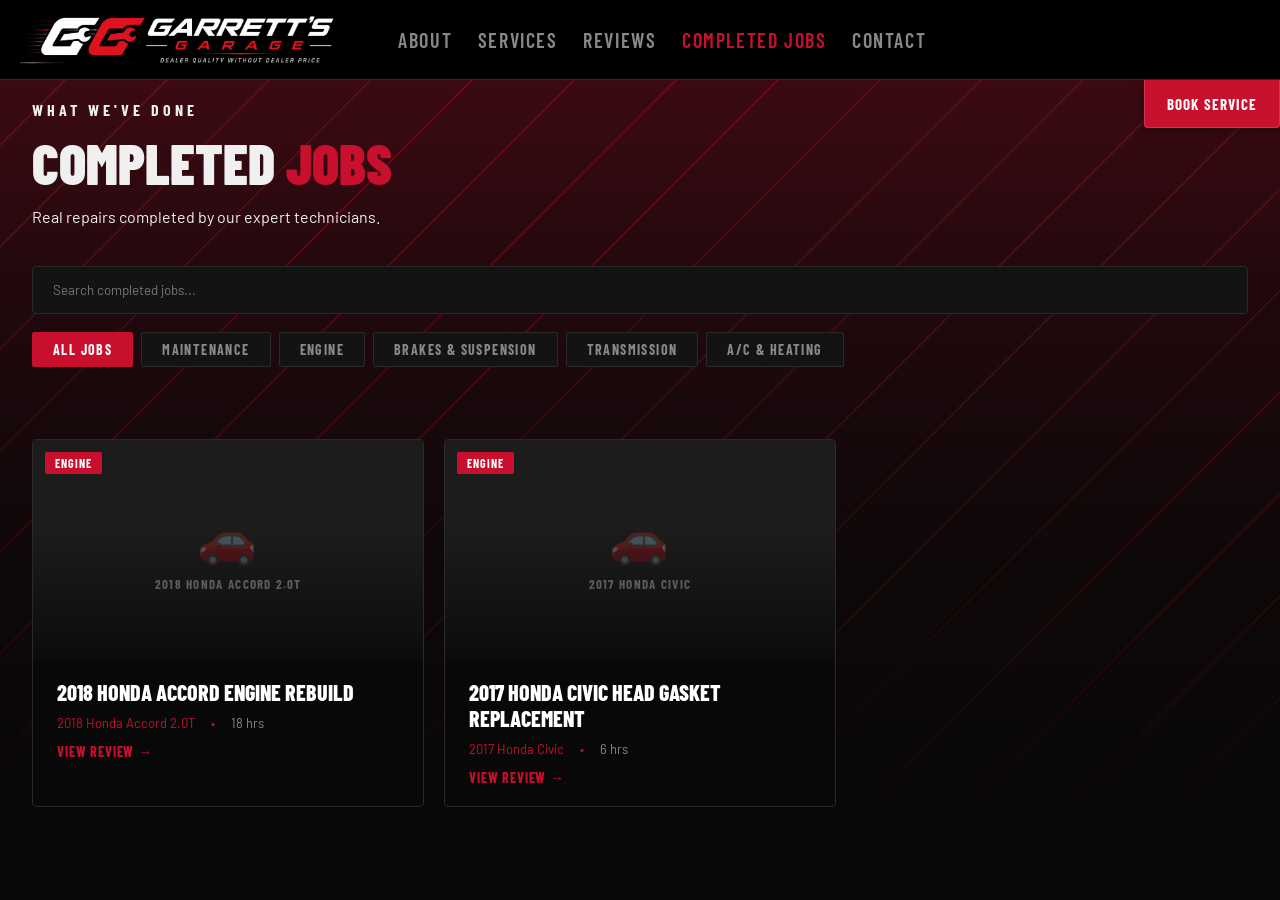
<file: jobs.html>
<!doctype html>
<html lang="en">
    <head>
        <meta charset="UTF-8" />
        <title>Garrett's Garage | Completed Jobs</title>
        <link rel="preconnect" href="https://fonts.googleapis.com" />
        <link
            href="https://fonts.googleapis.com/css2?family=Barlow+Condensed:wght@400;600;700;800;900&family=Barlow:wght@400;500;600&display=swap"
            rel="stylesheet" />
        <link rel="stylesheet" href="css/global.css" />
        <link rel="stylesheet" href="css/jobs.css" />
    </head>
    <body>
        <nav>
            <div class="nav-inner">
                <a href="index.html" class="nav-logo">
                    <img src="images/banner.png" alt="Garrett's Garage" />
                </a>

                <ul class="nav-links">
                    <li><a href="index.html#about">About</a></li>
                    <li><a href="services.html">Services</a></li>
                    <li><a href="reviews.html">Reviews</a></li>
                    <li><a href="javascript:void(0)" class="active">Completed Jobs</a></li>
                    <li><a href="index.html#schedule">Contact</a></li>
                </ul>

                <button class="burger" id="burger" onclick="toggleMenu()">
                    <span></span>
                    <span></span>
                    <span></span>
                </button>
            </div>
        </nav>

        <a href="index.html#schedule" class="floating-book-btn"> Book Service </a>

        <div class="mobile-menu" id="mobileMenu">
            <a href="index.html#about">About</a>
            <a href="services.html">Services</a>
            <a href="reviews.html">Reviews</a>
            <a href="javascript:void(0)" class="active">Past jobs</a>
            <a href="index.html#schedule">Contact</a>
        </div>

        <!-- JOBS -->
        <section id="jobs">
            <div class="container">
                <div class="section-label">What We've Done</div>
                <div class="section-title">Completed&nbsp;<span>jobs</span></div>
                <p class="section-desc">Real repairs completed by our expert technicians.</p>

                <div class="jobs-controls">
                    <input type="text" id="jobSearch" placeholder="Search completed jobs..." class="jobs-search" />
                    <div class="filter-bar" id="filterBar">
                        <button class="filter-btn active" data-filter="all">All Jobs</button>
                        <button class="filter-btn" data-filter="Maintenance">Maintenance</button>
                        <button class="filter-btn" data-filter="Engine">Engine</button>
                        <button class="filter-btn" data-filter="Brakes & Suspension">Brakes & Suspension</button>
                        <button class="filter-btn" data-filter="Transmission">Transmission</button>
                        <button class="filter-btn" data-filter="A/C & Heating">A/C & Heating</button>
                    </div>
                </div>

                <div class="jobs-grid" id="jobsGrid"></div>
            </div>
        </section>
        <div class="modal-overlay" id="jobModal" onclick="closeModal()">
            <div class="modal" onclick="event.stopPropagation()">
                <div class="modal-header">
                    <h3 id="modalTitle">Job Details</h3>
                    <button class="modal-close" onclick="closeModal()">✕</button>
                </div>
                <div class="modal-body" id="modalBody"></div>
            </div>
        </div>
        <script src="js/data.js"></script>
        <script src="js/jobs.js"></script>
    </body>
</html>
</file>
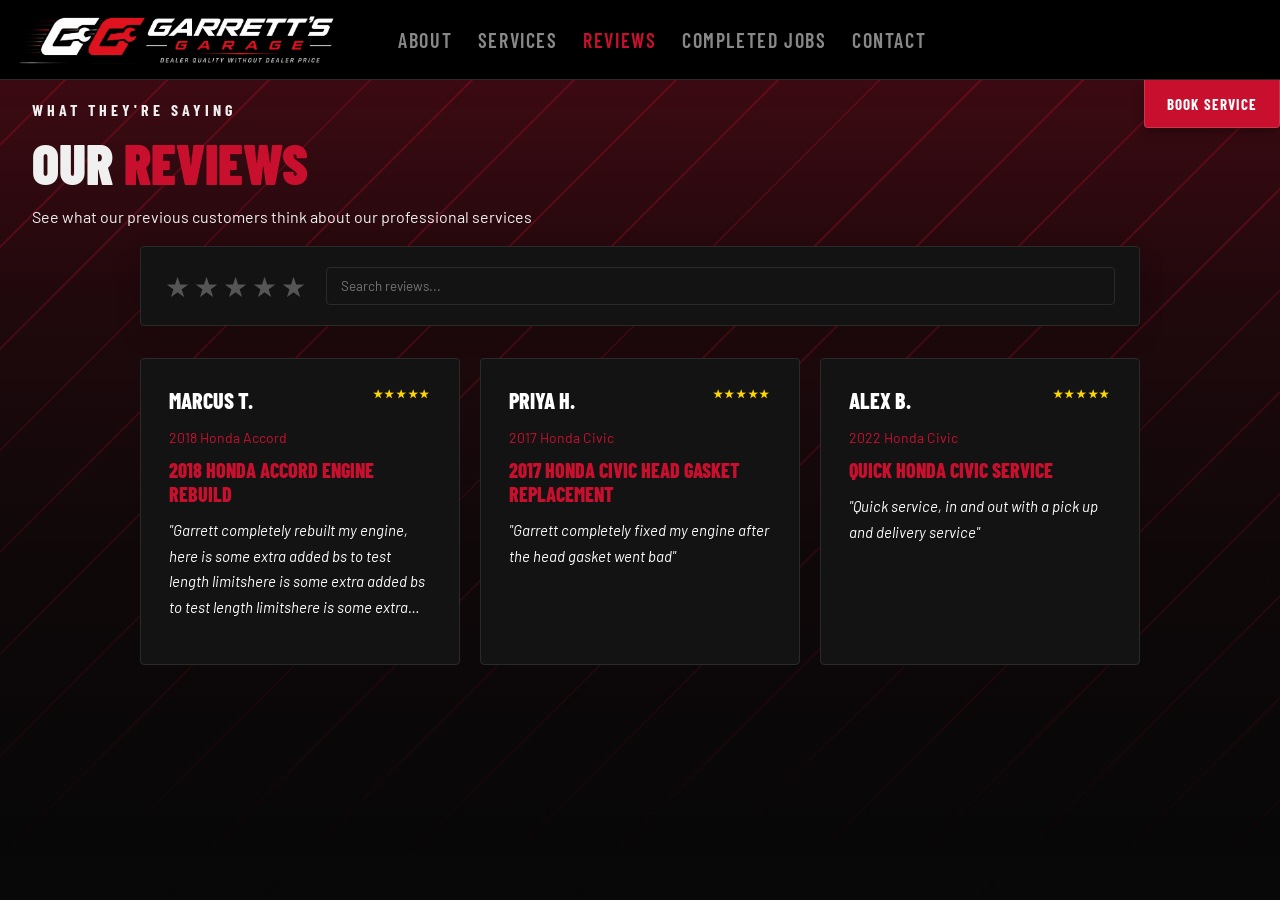
<file: reviews.html>
<!doctype html>
<html lang="en">
  <head>
    <meta charset="UTF-8" />
    <title>Garrett's Garage | Reviews</title>
    <link rel="preconnect" href="https://fonts.googleapis.com" />
    <link
      href="https://fonts.googleapis.com/css2?family=Barlow+Condensed:wght@400;600;700;800;900&family=Barlow:wght@400;500;600&display=swap"
      rel="stylesheet" />
    <link rel="stylesheet" href="css/global.css" />
    <link rel="stylesheet" href="css/reviews.css" />
  </head>
  <body>
    <nav>
      <div class="nav-inner">
        <a href="index.html" class="nav-logo">
          <img src="images/banner.png" alt="Garrett's Garage" />
        </a>

        <ul class="nav-links">
          <li><a href="index.html#about">About</a></li>
          <li><a href="services.html">Services</a></li>
          <li><a href="javascript:void(0)" class="active">Reviews</a></li>
          <li><a href="jobs.html">Completed Jobs</a></li>
          <li><a href="index.html#schedule">Contact</a></li>
        </ul>

        <button class="burger" id="burger" onclick="toggleMenu()">
          <span></span>
          <span></span>
          <span></span>
        </button>
      </div>
    </nav>

    <a href="index.html#schedule" class="floating-book-btn"> Book Service </a>

    <div class="mobile-menu" id="mobileMenu">
      <a href="index.html#about">About</a>
      <a href="services.html">Services</a>
      <a href="javascript:void(0)" class="active">Reviews</a>
      <a href="jobs.html">Past jobs</a>
      <a href="index.html#schedule">Contact</a>
    </div>

    <!-- reviews -->
    <section id="reviews">
      <div class="container">
        <div class="section-label">What They're Saying</div>
        <div class="section-title">Our <span>Reviews</span></div>
        <p class="section-desc">See what our previous customers think about our professional services</p>
        <div class="reviews-content">
          <div class="review-controls">
            <div class="rating-filter" id="ratingFilter">
              <span class="filter-star" data-rating="1">★</span>
              <span class="filter-star" data-rating="2">★</span>
              <span class="filter-star" data-rating="3">★</span>
              <span class="filter-star" data-rating="4">★</span>
              <span class="filter-star" data-rating="5">★</span>
            </div>
            <input type="text" id="reviewSearch" placeholder="Search reviews..." class="review-search" />
          </div>
          <div class="reviews-grid" id="reviewsGrid"></div>
        </div>
      </div>
    </section>
    <div class="review-modal" id="reviewModal" onclick="closeReview()">
      <div class="review-modal-content" onclick="event.stopPropagation()">
        <button class="review-close" onclick="closeReview()">✕</button>

        <div class="review-header">
          <div class="modal-title-row">
            <h3 id="modalName"></h3>
            <div id="modalVehicle" class="modal-vehicle"></div>
          </div>

          <div id="modalStars" class="modal-stars"></div>
        </div>

        <div id="modalJob" class="review-title"></div>

        <p id="modalText"></p>

        <a id="modalJobLink" class="review-job-link"> View Completed Job → </a>
      </div>
    </div>
    <script src="js/data.js"></script>
    <script src="js/reviews.js"></script>
  </body>
</html>
</file>
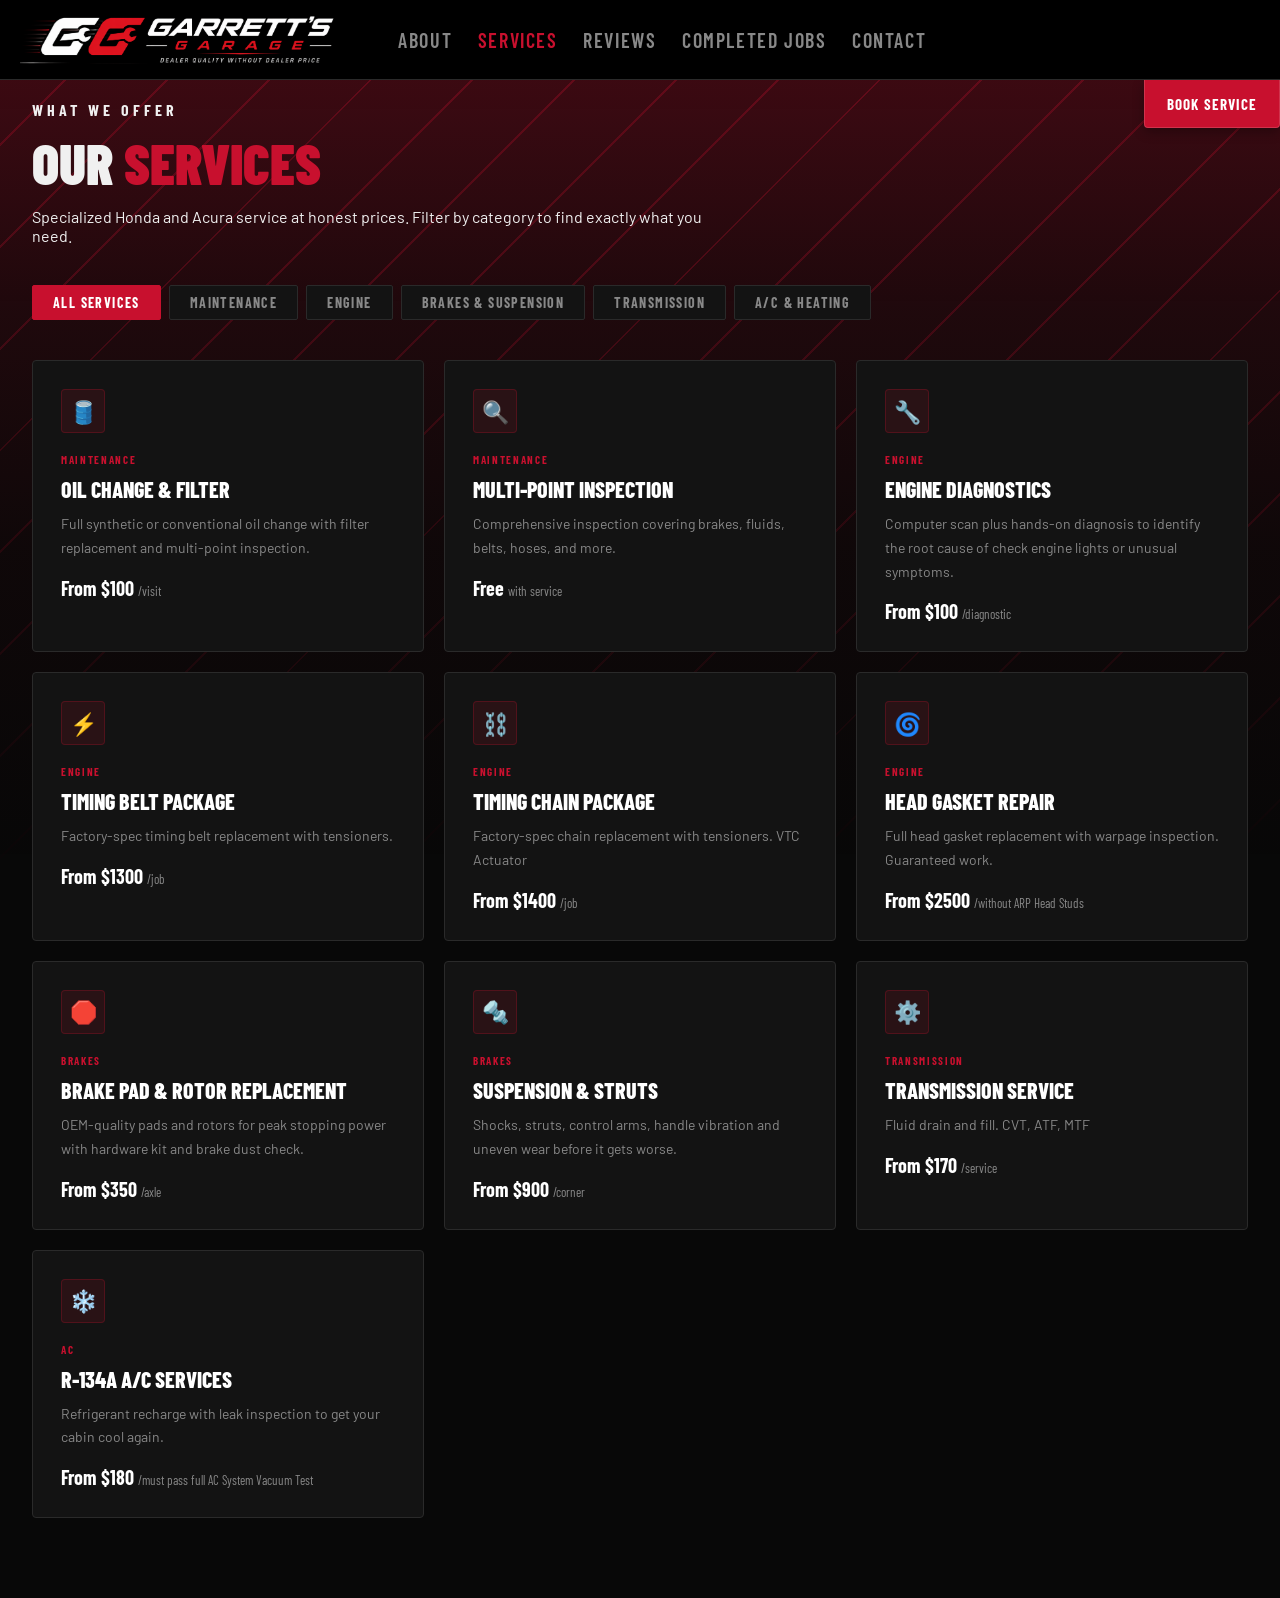
<file: services.html>
<!doctype html>
<html lang="en">
    <head>
        <meta charset="UTF-8" />
        <title>Garrett's Garage | Services</title>
        <link rel="preconnect" href="https://fonts.googleapis.com" />
        <link
            href="https://fonts.googleapis.com/css2?family=Barlow+Condensed:wght@400;600;700;800;900&family=Barlow:wght@400;500;600&display=swap"
            rel="stylesheet" />
        <link rel="stylesheet" href="css/global.css" />
        <link rel="stylesheet" href="css/services.css" />
    </head>
    <body>
        <nav>
            <div class="nav-inner">
                <a href="index.html" class="nav-logo">
                    <img src="images/banner.png" alt="Garrett's Garage" />
                </a>

                <ul class="nav-links">
                    <li><a href="index.html#about">About</a></li>
                    <li><a href="javascript:void(0)" class="active">Services</a></li>
                    <li><a href="reviews.html">Reviews</a></li>
                    <li><a href="jobs.html">Completed Jobs</a></li>
                    <li><a href="index.html#schedule">Contact</a></li>
                </ul>

                <button class="burger" id="burger" onclick="toggleMenu()">
                    <span></span>
                    <span></span>
                    <span></span>
                </button>
            </div>
        </nav>

        <a href="index.html#schedule" class="floating-book-btn"> Book Service </a>

        <div class="mobile-menu" id="mobileMenu">
            <a href="index.html#about">About</a>
            <a href="javascript:void(0)" class="active">Services</a>
            <a href="reviews.html">Reviews</a>
            <a href="jobs.html">Past jobs</a>
            <a href="index.html#schedule">Contact</a>
        </div>

        <!-- SERVICES -->
        <section id="services">
            <div class="container">
                <div class="section-label">What We Offer</div>
                <div class="section-title">Our <span>Services</span></div>
                <p class="section-desc">
                    Specialized Honda and Acura service at honest prices. Filter by category to find exactly what you
                    need.
                </p>

                <div class="filter-bar" id="filterBar">
                    <button class="filter-btn active" data-filter="all">All Services</button>
                    <button class="filter-btn" data-filter="maintenance">Maintenance</button>
                    <button class="filter-btn" data-filter="engine">Engine</button>
                    <button class="filter-btn" data-filter="brakes">Brakes & Suspension</button>
                    <button class="filter-btn" data-filter="transmission">Transmission</button>
                    <button class="filter-btn" data-filter="ac">A/C & Heating</button>
                </div>

                <div class="services-grid" id="servicesGrid"></div>
            </div>
        </section>
        <script src="js/data.js"></script>
    <script src="js/services.js"></script>
    </body>
</html>
</file>
<file: css/global.css>
/* Shared site styles used by every page. */

:root {
  --red: #c8102e;
  --red-dark: #9b0c23;
  --red-glow: rgba(200, 16, 46, 0.25);
  --black: #080808;
  --surface: #131313;
  --surface2: #1c1c1c;
  --border: #2a2a2a;
  --text: #f0f0f0;
  --text-muted: #888;
  --white: #ffffff;
  --nav-height: 80px;
}

*,
*::before,
*::after {
  box-sizing: border-box;
  margin: 0;
  padding: 0;
}

html {
  scroll-behavior: smooth;
}

body {
  background: var(--black);
  color: var(--text);
  font-family: "Barlow", sans-serif;
}

nav {
  position: fixed;
  top: 0;
  left: 0;
  right: 0;
  z-index: 1000;
  background: #000;
  border-bottom: 1px solid var(--border);
  height: clamp(70px, 8vw, 80px);
  margin: 0;
  border-top: none;
}

.nav-right {
  margin-left: auto;
  display: flex;
  align-items: center;
  gap: 16px;
}

.burger {
  width: 32px;
  height: 24px;
  position: relative;
  z-index: 1002;
  display: none;
  flex-direction: column;
  justify-content: space-between;
  margin-left: auto;
  background: none;
  border: none;
  cursor: pointer;
}

.burger span {
  display: block;
  width: 100%;
  height: 3px;
  background: white;
  border-radius: 3px;
  transition: all 0.3s ease;
}

.burger.open span:nth-child(1) {
  transform: translateY(10.8px) rotate(45deg);
}

.burger.open span:nth-child(2) {
  opacity: 0;
}

.burger.open span:nth-child(3) {
  transform: translateY(-10.8px) rotate(-45deg);
}

.nav-inner {
  max-width: 1280px;
  width: 100%;
  height: 100%;
  margin: 0 auto;
  padding: 0 20px;
  display: flex;
  align-items: center;
}

.nav-logo {
  display: flex;
  align-items: center;
  height: 100%;
  flex-shrink: 0;
  margin-right: clamp(24px, 4vw, 64px);
}

.nav-logo img {
  height: clamp(30px, 4vw, 48px);
  width: auto;
  display: block;
}

.nav-links {
  display: flex;
  gap: clamp(16px, 2vw, 36px);
  list-style: none;
  flex: 1;
  justify-content: flex-start;
}

.nav-links a {
  color: var(--text-muted);
  text-decoration: none;
  font-family: "Barlow Condensed", sans-serif;
  font-weight: 600;
  font-size: clamp(8px, 2vw, 20px);
  letter-spacing: 0.08em;
  text-transform: uppercase;
  transition: color 0.2s;
}

.nav-links a:hover {
  color: var(--red);
}

.nav-links a.active {
  color: var(--red);
}

.nav-cta {
  background: var(--red);
  color: var(--white);
  padding: 9px 22px;
  border-radius: 3px;
  font-family: "Barlow Condensed", sans-serif;
  font-weight: 700;
  font-size: 15px;
  letter-spacing: 0.08em;
  text-transform: uppercase;
  text-decoration: none;
  transition: background 0.2s;
}

.nav-cta:hover {
  background: var(--red-dark);
}

.mobile-menu {
  position: fixed;
  top: var(--nav-height);
  left: 0;
  right: 0;
  height: 48px;
  display: flex;
  flex-direction: row;
  background: #56000e;
  z-index: 999;
  overflow: hidden;
  max-height: 0;
  opacity: 0;
  transition:
    max-height 0.3s ease,
    opacity 0.3s ease;
}

.mobile-menu.open {
  max-height: 48px;
  opacity: 1;
}

.mobile-menu a {
  flex: 1;
  padding: 12px 6px;
  color: white;
  text-decoration: none;
  text-align: center;
  font-family: "Barlow Condensed", sans-serif;
  font-weight: 700;
  text-transform: uppercase;
  transition: background 0.25s ease;
}

.mobile-menu a:last-child {
  border-right: none;
}

.mobile-menu a:hover {
  background: #991229;
}

.floating-book-btn {
  position: fixed;
  top: calc(var(--nav-height) + 48px);
  z-index: 998;
  display: flex;
  align-items: center;
  justify-content: center;
  min-height: 48px;
  padding: 12px 22px;
  background: var(--red);
  color: #fff;
  text-decoration: none;
  font-family: "Barlow Condensed", sans-serif;
  font-weight: 700;
  font-size: 15px;
  letter-spacing: 0.08em;
  text-transform: uppercase;
  border: 1px solid rgba(255, 255, 255, 0.15);
  border-top: none;
  border-radius: 0 0 4px 4px;
  box-shadow: 0 4px 12px rgba(0, 0, 0, 0.3);
  transition:
    top 0.3s ease,
    right 0.3s ease,
    background 0.25s ease,
    transform 0.25s ease;
}

.floating-book-btn:hover {
  background: var(--white);
  border-color: var(--red-dark);
  color: var(--red);
}

.container {
  max-width: 1280px;
  margin: 0 auto;
  padding: 0 32px;
}

.section-label {
  font-family: "Barlow Condensed", sans-serif;
  font-weight: 700;
  letter-spacing: 0.25em;
  text-transform: uppercase;
  margin-bottom: 16px;
}

.section-title {
  font-family: "Barlow Condensed", sans-serif;
  font-weight: 900;
  font-size: clamp(36px, 5vw, 56px);
  text-transform: uppercase;
  line-height: 1;
  margin-bottom: 16px;
}

.section-title span {
  color: var(--red);
}

@media (max-width: 800px) {
  nav .nav-links {
    display: none;
  }

  .burger {
    display: flex;
  }
}

/* Shared modal styles */
.modal-overlay {
  position: fixed;
  inset: 0;
  z-index: 5000;
  display: flex;
  align-items: center;
  justify-content: center;
  padding: 24px;
  background: rgba(0, 0, 0, 0.85);
  opacity: 0;
  pointer-events: none;
  transition: opacity 0.25s ease;
}

.modal-overlay.open {
  opacity: 1;
  pointer-events: all;
}

.modal {
  width: min(700px, 92vw);
  max-height: 86vh;
  overflow-y: auto;
  background: var(--surface);
  border: 1px solid var(--border);
  border-radius: 6px;
  box-shadow: 0 24px 80px rgba(0, 0, 0, 0.45);
}

.modal-header {
  display: flex;
  align-items: center;
  justify-content: space-between;
  gap: 16px;
  padding: 22px 26px;
  border-bottom: 1px solid var(--border);
}

.modal-header h3 {
  font-family: "Barlow Condensed", sans-serif;
  font-weight: 900;
  font-size: clamp(24px, 6vw, 34px);
  line-height: 1;
  text-transform: uppercase;
}

.modal-close {
  border: 0;
  background: transparent;
  color: var(--text-muted);
  font-size: 24px;
  cursor: pointer;
}

.modal-close:hover {
  color: var(--red);
}

.modal-body {
  padding: clamp(20px, 5vw, 28px);
}

.modal-img {
  width: 100%;
  aspect-ratio: 16 / 9;
  margin-bottom: 20px;
  border-radius: 4px;
  background: var(--black);
  display: flex;
  align-items: center;
  justify-content: center;
  font-size: 64px;
  opacity: 0.95;
}

.modal-details {
  display: grid;
  grid-template-columns: repeat(2, minmax(0, 1fr));
  gap: 12px;
}

.modal-detail {
  background: var(--black);
  border: 1px solid var(--border);
  border-radius: 4px;
  padding: 12px 14px;
}

.modal-detail label {
  display: block;
  margin-bottom: 4px;
  color: var(--text-muted);
  font-size: 11px;
  letter-spacing: 0.1em;
  text-transform: uppercase;
}

.modal-job-tag,
.modal-job-link {
  font-family: "Barlow Condensed", sans-serif;
  font-weight: 800;
  letter-spacing: 0.08em;
  text-transform: uppercase;
}

.modal-job-tag {
  display: inline-block;
  margin-bottom: 16px;
  padding: 5px 12px;
  border-radius: 3px;
  background: var(--red);
  color: var(--white);
  font-size: 12px;
}

.modal-job-link {
  display: inline-block;
  margin-top: 20px;
  color: var(--red);
  text-decoration: none;
}

.modal-review-section {
  margin-top: 24px;
  padding-top: 22px;
  border-top: 1px solid var(--border);
}

.service-card {
  cursor: pointer;
}

@media (max-width: 520px) {
  .modal-details {
    grid-template-columns: 1fr;
  }
}


/* Garage color accents */
.review-stars,
.review-cat,
.modal-stars {
  color: #ffd700;
}

.modal-vehicle {
  color: var(--text-muted);
}

.review-vehicle,
.review-meta .vehicle-name,
.job-vehicle {
  color: var(--red);
}

.review-meta,
.review-author,
.job-meta {
  gap: 12px;
}

.service-cat {
  color: #28d17c;
}

.job-image-gallery {
  display: grid;
  grid-template-columns: repeat(auto-fit, minmax(92px, 1fr));
  gap: 10px;
  margin: -6px 0 20px;
}

.job-image-gallery img {
  width: 100%;
  aspect-ratio: 16 / 10;
  object-fit: cover;
  border: 1px solid var(--border);
  border-radius: 4px;
}


.modal-review-card {
  margin-top: 14px;
  background: var(--black);
  border: 1px solid var(--border);
  border-radius: 4px;
  padding: clamp(18px, 4vw, 24px);
}

.modal-review-card .review-stars {
  margin-bottom: 0;
}

.modal-review-top {
  display: flex;
  align-items: flex-start;
  justify-content: space-between;
  gap: 16px;
  margin-bottom: 16px;
}

.modal-review-author {
  display: flex;
  align-items: center;
  gap: 12px;
}

.review-avatar {
  width: 40px;
  height: 40px;
  border-radius: 50%;
  background: rgba(200, 16, 46, 0.15);
  border: 2px solid var(--red);
  display: flex;
  align-items: center;
  justify-content: center;
  font-family: "Barlow Condensed", sans-serif;
  font-weight: 800;
  font-size: 16px;
  color: var(--red);
  flex-shrink: 0;
}

.review-name {
  font-family: "Barlow Condensed", sans-serif;
  font-weight: 700;
  font-size: 16px;
  color: var(--white);
  text-transform: uppercase;
}

.modal-review-card .review-vehicle {
  color: var(--text-muted);
  font-size: 12px;
}

.modal-review-card .review-text {
  margin-bottom: 18px;
}


.modal-review-card .review-title {
  color: var(--red);
  font-family: "Barlow Condensed", sans-serif;
  font-weight: 800;
  font-size: clamp(18px, 4vw, 22px);
  line-height: 1.15;
  text-transform: uppercase;
}
</file>
<file: css/home.css>
body {
  font-size: 16px;
  line-height: 1.6;
  overflow-x: hidden;
}
.mobile-menu a {
  border: 1px solid rgb(0, 0, 0);
}
.floating-book-btn {
  right: 0;
}
.hero {
  min-height: auto;
  display: flex;
  align-items: flex-start;
  position: relative;
  overflow: hidden;
  padding-top: 68px;
  padding-bottom: clamp(30px, 4vw, 60px);
}
.hero-bg {
  position: absolute;
  inset: 0;
  background: linear-gradient(135deg, rgba(200, 16, 46, 0.22) 0%, transparent 50%),
    radial-gradient(ellipse at 80% 50%, rgba(200, 16, 46, 0.06) 0%, transparent 60%);
}
.hero-slash {
  position: absolute;
  right: -60px;
  top: 0;
  bottom: 0;
  width: 55%;
  background: var(--surface);
  transform: skewX(-8deg);
  overflow: hidden;
}
.hero-slash::after {
  content: "";
  position: absolute;
  inset: 0;
  z-index: 1;
  background: url('data:image/svg+xml,<svg xmlns="http://www.w3.org/2000/svg" width="60" height="60"><line x1="0" y1="0" x2="60" y2="60" stroke="%23C8102E" stroke-width="0.4" opacity="2"/></svg>');
}
.hero-slash-img {
  position: absolute;
  inset: 0;
  z-index: 2;
  display: flex;
  align-items: center;
  justify-content: center;
  transform: skewX(8deg);
  padding: 60px;
}
.hero-slash-img .logo-display {
  width: 100%;
  filter: drop-shadow(0 0 60px rgba(200, 16, 46, 0.3));
  animation: float 4s ease-in-out infinite;
}
@keyframes float {
  0%,
  100% {
    transform: translateX(-30px) translateY(0);
  }
  50% {
    transform: translateX(-30px) translateY(-12px);
  }
}
.hero-content {
  position: relative;
  z-index: 2;
  width: 100%;
  margin: 0 auto;
  padding: clamp(30px, 4vw, 50px) 32px clamp(20px, 3vw, 40px);
  max-width: 560px;
  margin-left: max(32px, calc(50vw - 640px));
}
.hero-eyebrow {
  height: auto;
  width: clamp(100px, 80%, 400px);
  padding-bottom: 20px;
  display: block;
}
.hero h1 {
  font-family: "Barlow Condensed", sans-serif;
  font-weight: 900;
  font-size: clamp(52px, 7vw, 80px);
  line-height: 0.95;
  letter-spacing: -0.01em;
  text-transform: uppercase;
  color: var(--white);
  margin-bottom: 24px;
}
.hero h1 em {
  color: var(--red);
  font-style: normal;
}
.hero-sub {
  font-size: 17px;
  color: var(--text-muted);
  line-height: 1.7;
  margin-bottom: 40px;
  max-width: clamp(100px, 40vw, 440px);
}
.hero-actions {
  display: flex;
  gap: clamp(10px, 1vw, 16px);
  flex-wrap: wrap;
}
.btn-primary {
  background: var(--red);
  color: var(--white);
  padding: clamp(5px, 1vw, 14px) clamp(10px, 2vw, 32px);
  border-radius: 3px;
  font-family: "Barlow Condensed", sans-serif;
  font-weight: 700;
  font-size: 16px;
  letter-spacing: 0.08em;
  text-transform: uppercase;
  text-decoration: none;
  transition: all 0.2s;
  border: 2px solid var(--red);
  cursor: pointer;
  display: inline-block;
}
.btn-primary:hover {
  background: var(--white);
  border-color: var(--red-dark);
  color: var(--red);
}
.btn-outline {
  background: transparent;
  color: var(--white);
  padding: clamp(5px, 1vw, 14px) clamp(10px, 2vw, 32px);
  border-radius: 3px;
  font-family: "Barlow Condensed", sans-serif;
  font-weight: 700;
  font-size: 16px;
  letter-spacing: 0.08em;
  text-transform: uppercase;
  text-decoration: none;
  border: 2px solid var(--border);
  transition: all 0.2s;
  cursor: pointer;
  display: inline-block;
}
.btn-outline:hover {
  border-color: var(--red);
  color: var(--red);
}
.hero-stats {
  display: flex;
  gap: clamp(20px, 3vw, 40px);
  margin-top: clamp(20px, 3vw, 40px);
  width: clamp(250px, 50vw, 400px);
  padding-top: clamp(15px, 2vw, 30px);
  border-top: 1px solid var(--border);
}
.stat-num {
  font-family: "Barlow Condensed", sans-serif;
  font-weight: 900;
  font-size: clamp(24px, 2.5vw, 36px);
  color: var(--red);
  line-height: 1;
}
.stat-label {
  font-size: clamp(10px, 0.8vw, 12px);
  letter-spacing: 0.1em;
  text-transform: uppercase;
  color: var(--text-muted);
  margin-top: 4px;
}
.hero-info-cards {
  display: grid;
  grid-template-columns: repeat(2, 1fr);
  gap: clamp(8px, 2vw, 16px);
  margin: 0 0 clamp(24px, 3vw, 32px);
  width: 100%;
  max-width: clamp(320px, 40vw, 700px);
}
.hero-info-card {
  text-decoration: none;
  color: inherit;
  display: flex;
  align-items: center;
  gap: clamp(8px, 1vw, 12px);
  padding: clamp(8px, 1.5vw, 14px);
  background: rgba(33, 33, 33, 0.77);
  border: 1px solid var(--border);
  border-radius: 4px;
  transition: all 0.25s ease;
}
.hero-info-card:hover {
  border-color: var(--red);
  background: rgba(85, 3, 17, 0.85);
  transform: translateY(-2px);
}
.hero-info-icon {
  width: clamp(32px, 5vw, 42px);
  height: clamp(32px, 5vw, 42px);
  display: flex;
  align-items: center;
  justify-content: center;
  font-size: clamp(14px, 2vw, 18px);
  background: rgba(200, 16, 46, 0.12);
  border: 1px solid rgba(200, 16, 46, 0.3);
  border-radius: 4px;
}
.hero-info-title {
  font-family: "Barlow Condensed", sans-serif;
  font-weight: 700;
  font-size: clamp(11px, 1.4vw, 14px);
  letter-spacing: 0.08em;
  text-transform: uppercase;
  color: var(--white);
}
.hero-info-text {
  font-size: clamp(10px, 1.3vw, 13px);
  color: var(--text-muted);
}
.hero-social-card {
  color: inherit;
  display: flex;
  align-items: center;
  gap: clamp(8px, 1vw, 12px);
  padding: clamp(8px, 1.5vw, 14px);
  background: rgba(33, 33, 33, 0.77);
  border: 1px solid var(--border);
  border-radius: 4px;
  transition: all 0.25s ease;
}

.hero-social-card a {
  display: flex;
  justify-content: space-evenly;
  align-items: center;

  width: 100%;
  height: 100%;

  transition:
    transform 0.2s,
    filter 0.2s;
}

.hero-social-card img {
  width: clamp(32px, 5vw, 42px);
  height: clamp(32px, 5vw, 42px);
  transition:
    transform 0.2s,
    filter 0.2s;
}

.hero-social-card img:hover {
  transform: scale(1.08);
  filter: drop-shadow(0 0 8px var(--red-glow));
}

.hero-social-card a:hover {
  transform: translateY(-2px) scale(1.08);
  filter: drop-shadow(0 0 8px var(--red-glow));
}
section {
  padding: 50px 0;
  scroll-margin-top: 75px;
}
section,
#contact {
  scroll-margin-top: calc(var(--nav-height));
}
#services {
  scroll-margin-top: 45px;
}
.section-label {
  font-size: 12px;
  color: var(--red);
}
.section-title {
  color: var(--white);
  letter-spacing: -0.01em;
}
.section-desc {
  color: var(--text-muted);
  font-size: 16px;
  max-width: 520px;
  line-height: 1.7;
  margin-bottom: 56px;
}
.slash-divider {
  display: flex;
  align-items: center;
  gap: 16px;
  margin-bottom: 24px;
}
.slash-divider::before,
.slash-divider::after {
  content: "";
  flex: 1;
  height: 1px;
  background: var(--border);
}
.slash-divider-inner {
  display: flex;
  gap: 4px;
}
.slash-divider-inner span {
  width: 3px;
  height: 20px;
  background: var(--red);
  transform: skewX(-15deg);
}
.slash-divider-inner span:nth-child(2) {
  opacity: 0.5;
}
.slash-divider-inner span:nth-child(3) {
  opacity: 0.25;
}
.about {
  background: var(--surface);
}
.about-grid {
  display: grid;
  grid-template-columns: 1fr 1fr;
  gap: 50px;
  align-items: top;
}
.page-link {
  display: inline-flex;
  align-items: center;
  gap: 6px;
  margin-top: 24px;
  color: var(--red);
  text-decoration: none;
  font-family: "Barlow Condensed", sans-serif;
  font-weight: 700;
  font-size: 20px;
  letter-spacing: 0.08em;
  text-transform: uppercase;
  transition:
    gap 0.2s ease,
    color 0.2s ease;
}
.page-link:hover {
  gap: 10px;
  color: var(--white);
}
.specialty-list {
  margin-top: 32px;
  display: flex;
  flex-direction: column;
  gap: 16px;
}
.specialty-item {
  position: relative;
  overflow: hidden;
  display: flex;
  align-items: center;
  gap: 16px;
  padding: 16px 20px;
  background: var(--black);
  border: 1px solid var(--border);
  border-left: 3px solid var(--red);
  border-radius: 0 4px 4px 0;
  font-family: "Barlow Condensed", sans-serif;
  font-weight: 600;
  font-size: 17px;
  letter-spacing: 0.04em;
  transition:
    border-color 0.25s ease,
    background 0.25s ease;
}
.specialty-item::before {
  content: "";
  position: absolute;
  left: 0;
  top: 0;
  width: 3px;
  height: 100%;
  background: rgba(200, 16, 46, 0.12);
  transition: width 0.3s ease;
}
.specialty-item:hover {
  border-color: var(--red);
  background: var(--surface2);
}
.specialty-item:hover::before {
  width: 100%;
}
.specialty-icon {
  font-size: 20px;
}
.about-text h2 {
  font-family: "Barlow Condensed", sans-serif;
  font-weight: 900;
  font-size: 48px;
  text-transform: uppercase;
  color: var(--white);
  line-height: 1;
  margin-bottom: 20px;
}
.about-text h2 span {
  color: var(--red);
}
.about-text p {
  color: var(--text-muted);
  font-size: 16px;
  line-height: 1.8;
  margin-bottom: 16px;
}
.badge-row {
  display: flex;
  gap: 12px;
  flex-wrap: wrap;
  margin-top: 28px;
}
.badge {
  padding: 6px 14px;
  border: 1px solid var(--border);
  border-radius: 2px;
  font-size: 12px;
  letter-spacing: 0.12em;
  text-transform: uppercase;
  color: var(--text-muted);
  font-family: "Barlow Condensed", sans-serif;
  font-weight: 600;
}
.badge.red {
  border-color: var(--red);
  color: var(--red);
}
.jobs {
  background: var(--surface);
}
.jobs-grid {
  display: grid;
  grid-template-columns: repeat(auto-fill, minmax(340px, 1fr));
  gap: 24px;
}
.job-card {
  background: var(--black);
  border: 1px solid var(--border);
  border-radius: 4px;
  overflow: hidden;
  transition: all 0.25s;
  cursor: pointer;
  text-decoration: none;
  color: inherit;
  display: block;
}
.job-card:hover {
  border-color: var(--red);
  transform: translateY(-4px);
  box-shadow: 0 12px 32px rgba(200, 16, 46, 0.12);
}
.job-img {
  width: 100%;
  aspect-ratio: 16/9;
  background: var(--surface2);
  display: flex;
  align-items: center;
  justify-content: center;
  position: relative;
  overflow: hidden;
}
.job-img-placeholder {
  display: flex;
  flex-direction: column;
  align-items: center;
  gap: 8px;
  color: var(--text-muted);
  font-family: "Barlow Condensed", sans-serif;
  font-weight: 700;
  font-size: 13px;
  letter-spacing: 0.1em;
  text-transform: uppercase;
}
.job-img-placeholder .car-icon {
  font-size: 48px;
  opacity: 0.3;
}
.job-overlay {
  position: absolute;
  inset: 0;
  background: linear-gradient(to top, rgba(8, 8, 8, 0.8) 0%, transparent 60%);
}
.job-tag {
  position: absolute;
  top: 12px;
  left: 12px;
  background: var(--red);
  color: var(--white);
  padding: 4px 10px;
  border-radius: 2px;
  font-family: "Barlow Condensed", sans-serif;
  font-weight: 700;
  font-size: 12px;
  letter-spacing: 0.08em;
  text-transform: uppercase;
}
.job-body {
  padding: 20px 24px;
}
.job-body h3 {
  font-family: "Barlow Condensed", sans-serif;
  font-weight: 800;
  font-size: 20px;
  text-transform: uppercase;
  color: var(--white);
  margin-bottom: 6px;
}
.job-meta {
  font-size: 13px;
  color: var(--text-muted);
  display: flex;
  gap: 16px;
  align-items: center;
}
.job-meta-dot {
  color: var(--red);
}
.job-review-link {
  display: inline-flex;
  align-items: center;
  gap: 6px;
  margin-top: 12px;
  color: var(--red);
  font-family: "Barlow Condensed", sans-serif;
  font-weight: 700;
  font-size: 14px;
  letter-spacing: 0.06em;
  text-transform: uppercase;
  text-decoration: none;
}
.job-review-link:hover {
  text-decoration: underline;
}
.review-viewport {
  overflow: hidden;
  width: 100%;
}
.featured-review {
  cursor: pointer;
  flex: 0 0 100%;
  min-width: clamp(200px, 4vh, 400px);
  height: 240px;
  margin: 0;
  display: flex;
  flex-direction: column;
}
.review-carousel {
  position: relative;
  display: flex;
  align-items: center;
  justify-content: center;
  gap: 20px;
  max-width: 1000px;
  margin: 0 auto;
  overflow: hidden;
}
.review-track {
  display: flex;
  transition: transform 0.6s cubic-bezier(0.22, 0.61, 0.36, 1);
}
.review-arrow {
  position: absolute;
  top: 50%;
  transform: translateY(-50%);
  z-index: 10;
  width: 56px;
  height: 56px;
  border: 1px solid var(--border);
  background: var(--surface);
  color: var(--white);
  font-size: 24px;
  cursor: pointer;
  transition: 0.25s ease;
}

.review-arrow.prev {
  left: 0;
}
.review-arrow.next {
  right: 0;
}
.review-arrow:hover {
  border-color: var(--red);
  color: var(--red);
}
.featured-review {
  min-width: 80%;
  margin: 0 10%;
  flex-shrink: 0;
  flex: 1;
  background: var(--surface);
  border: 1px solid var(--border);
  padding: 32px;
  border-radius: 4px;
  opacity: 1;
  transform: translateX(0);
  transition:
    opacity 0.35s ease,
    transform 0.35s ease;
}
.featured-review.changing {
  opacity: 0;
  transform: translateX(20px);
}
.featured-review .review-text {
  color: var(--text);
  font-style: italic;
  font-size: 18px;
  line-height: 1.7;
  display: -webkit-box;
  -webkit-line-clamp: 2;
  -webkit-box-orient: vertical;
  overflow: hidden;
  text-overflow: ellipsis;
}
.featured-review-header {
  display: flex;
  justify-content: space-between;
  align-items: flex-start;
  gap: 20px;
}
.featured-review 
.featured-review .review-stars {
  flex-shrink: 0;
  color: #ffd700;
  font-size: 18px;
  letter-spacing: 2px;
  white-space: nowrap;
}
.review-dots {
  display: flex;
  justify-content: center;
  gap: 10px;
  margin-top: 24px;
}
.review-dot {
  width: 10px;
  height: 10px;
  border-radius: 50%;
  background: #444;
  cursor: pointer;
}
.review-dot.active {
  background: var(--red);
}
.reviews-grid {
  display: grid;
  grid-template-columns: repeat(auto-fill, minmax(300px, 1fr));
  gap: 20px;
}
.review-card {
  background: var(--surface);
  border: 1px solid var(--border);
  border-radius: 4px;
  padding: 28px;
  transition: all 0.25s;
  cursor: pointer;
  text-decoration: none;
  color: inherit;
  display: block;
  position: relative;
}
.review-card:hover {
  border-color: var(--red);
  box-shadow: 0 8px 24px rgba(200, 16, 46, 0.1);
}
.review-stars {
  color: #ffd700;
  font-size: 16px;
  margin-bottom: 14px;
  letter-spacing: 2px;
}
.review-text {
  font-size: 15px;
  color: var(--text);
  line-height: 1.7;
  margin-bottom: 20px;
  font-style: italic;
  display: -webkit-box;
  -webkit-line-clamp: 3;
  -webkit-box-orient: vertical;
  overflow: hidden;
}
.review-author {
  display: flex;
  align-items: center;
  gap: 12px;
  margin-top: auto;
}
.review-avatar {
  width: 40px;
  height: 40px;
  border-radius: 50%;
  background: rgba(200, 16, 46, 0.15);
  border: 2px solid var(--red);
  display: flex;
  align-items: center;
  justify-content: center;
  font-family: "Barlow Condensed", sans-serif;
  font-weight: 800;
  font-size: 16px;
  color: var(--red);
  flex-shrink: 0;
}
.review-name {
  font-family: "Barlow Condensed", sans-serif;
  font-weight: 700;
  font-size: 16px;
  color: var(--white);
  text-transform: uppercase;
}
.review-vehicle {
  font-size: 12px;
  color: var(--text-muted);
}
.review-job-link {
  position: absolute;
  bottom: 20px;
  right: 20px;
  font-size: 11px;
  color: var(--red);
  font-family: "Barlow Condensed", sans-serif;
  font-weight: 700;
  font-size: 18px;
  margin-bottom: 14px;
  letter-spacing: 0.1em;
  text-transform: uppercase;
}
.review-modal {
  position: fixed;
  inset: 0;
  background: rgba(0, 0, 0, 0.8);
  display: none;
  align-items: center;
  justify-content: center;
  z-index: 5000;
}
.review-modal.open {
  display: flex;
}
.review-modal-content {
  position: relative;
  background: var(--surface);
  border: 1px solid var(--red);
  border-radius: 6px;
  padding: 32px;
  width: min(700px, 90vw);
  max-height: 80vh;
  overflow-y: auto;
}
.review-modal-content::before {
  content: "";
  position: absolute;
  top: 0;
  left: 0;
  right: 0;
  height: 3px;
  background: var(--red);
}

.review-header {
  display: flex;
  justify-content: space-between;
  align-items: flex-start;
  gap: 16px;
  margin-bottom: 16px;
}

#modalName {
  font-family: "Barlow Condensed", sans-serif;
  font-weight: 800;
  font-size: 42px;
  text-transform: uppercase;
  color: var(--white);
  margin: 0;
}


.review-job-link {
  display: inline-block;
  color: var(--red);
  text-decoration: none;
  font-family: "Barlow Condensed", sans-serif;
  font-weight: 700;
  text-transform: uppercase;
  letter-spacing: 0.08em;
  transition: 0.2s;
}
.review-job-link:hover {
  color: white;
}
.review-close {
  position: absolute;
  top: 18px;
  right: 18px;
  z-index: 2;
  background: none;
  border: none;
  color: white;
  font-size: 28px;
  cursor: pointer;
}
.review-close:hover {
  color: var(--red);
}
.modal-stars {
  color: #ffd700;
  font-size: 28px;
  letter-spacing: 2px;
  margin: 12px 0;
  padding-right: 40px;
}
.review-title {
  color: var(--red);
  font-family: "Barlow Condensed", sans-serif;
  font-weight: 700;
  font-size: 20px;
  text-transform: uppercase;
  margin-bottom: 12px;
}
#modalText {
  color: var(--text);
  font-style: italic;
  font-size: 18px;
  line-height: 1.8;
  margin-top: 20px;
  margin-bottom: 24px;
}
.modal-title-row {
  display: flex;
  justify-content: space-between;
  align-items: baseline;
  gap: 14px;
  flex-wrap: wrap;
}
.modal-vehicle {
  color: var(--text-muted);
  font-size: 20px;
  font-weight: 500;
  padding-left: 20px;
}
.schedule {
  background: var(--surface);
}
.schedule-grid {
  display: grid;
  grid-template-columns: 1fr 1fr;
  gap: 64px;
  align-items: start;
}
.schedule-info {
  display: flex;
  flex-direction: column;
  gap: 28px;
}

.schedule-map iframe {
  width: 100%;
  height: 320px;
  border: none;
  border-radius: 6px;
  overflow: hidden;
}
.map-title {
  font-family: "Barlow Condensed", sans-serif;
  font-size: 18px;
  font-weight: 700;
  text-transform: uppercase;
  letter-spacing: 0.08em;
  color: var(--white);
  margin-bottom: 12px;
}
.schedule-info h2 {
  font-family: "Barlow Condensed", sans-serif;
  font-weight: 900;
  font-size: 48px;
  text-transform: uppercase;
  color: var(--white);
  line-height: 1;
  margin-bottom: 20px;
}
.schedule-info h2 span {
  color: var(--red);
}
.schedule-info p {
  color: var(--text-muted);
  font-size: 16px;
  line-height: 1.8;
  margin-bottom: 28px;
}
.info-item {
  display: flex;
  gap: 16px;
  align-items: flex-start;
  margin-bottom: 20px;
  padding: 12px;
  border: 1px solid transparent;
  border-radius: 4px;
  text-decoration: none;
  color: inherit;
  transition:
    border-color 0.25s ease,
    background 0.25s ease,
    transform 0.25s ease;
}
.info-item:hover {
  border-color: var(--red);
  background: rgba(200, 16, 46, 0.06);
  transform: translateX(4px);
}
.info-icon {
  width: 40px;
  height: 40px;
  flex-shrink: 0;
  background: rgba(200, 16, 46, 0.1);
  border: 1px solid rgba(200, 16, 46, 0.3);
  border-radius: 3px;
  display: flex;
  align-items: center;
  justify-content: center;
  font-size: 18px;
}
.info-content strong {
  display: block;
  font-family: "Barlow Condensed", sans-serif;
  font-weight: 700;
  font-size: 16px;
  color: var(--white);
  text-transform: uppercase;
  letter-spacing: 0.05em;
}
.info-content span {
  color: var(--text-muted);
  font-size: 14px;
}
.schedule-form {
  display: flex;
  flex-direction: column;
  gap: 16px;
}
.form-row {
  display: grid;
  grid-template-columns: 1fr 1fr;
  gap: 16px;
}
.form-group {
  display: flex;
  flex-direction: column;
  gap: 6px;
}
.form-group label {
  font-family: "Barlow Condensed", sans-serif;
  font-weight: 700;
  font-size: 13px;
  letter-spacing: 0.12em;
  text-transform: uppercase;
  color: var(--text-muted);
}
.form-group input,
.form-group select,
.form-group textarea {
  background: var(--black);
  border: 1px solid var(--border);
  color: var(--white);
  padding: 12px 16px;
  border-radius: 3px;
  font-family: "Barlow", sans-serif;
  font-size: 15px;
  outline: none;
  transition: border-color 0.2s;
  width: 100%;
}
.form-group input:focus,
.form-group select:focus,
.form-group textarea:focus {
  border-color: var(--red);
}
.form-group select option {
  background: var(--surface2);
}
.form-group textarea {
  resize: vertical;
  min-height: 100px;
}
.radio-group {
  display: flex;
  gap: 16px;
}
.radio-label {
  display: flex;
  align-items: center;
  gap: 8px;
  cursor: pointer;
  padding: 10px 20px;
  border: 1px solid var(--border);
  border-radius: 3px;
  font-family: "Barlow Condensed", sans-serif;
  font-weight: 700;
  font-size: 14px;
  letter-spacing: 0.06em;
  text-transform: uppercase;
  transition: all 0.2s;
  flex: 1;
  justify-content: center;
}
.radio-label input {
  accent-color: var(--red);
}
.radio-label:has(input:checked) {
  border-color: var(--red);
  background: rgba(200, 16, 46, 0.1);
  color: var(--red);
}
.form-submit {
  width: 100%;
  margin-top: 8px;
}
.contact-bar {
  background: var(--red);
  padding: 80px 0;
}
.contact-grid {
  display: grid;
  grid-template-columns: repeat(3, 1fr);
  gap: 40px;
  align-items: center;
}
.contact-item {
  display: flex;
  align-items: flex-start;
  gap: 16px;
}
.contact-icon {
  width: 48px;
  height: 48px;
  flex-shrink: 0;
  background: rgba(255, 255, 255, 0.15);
  border-radius: 3px;
  display: flex;
  align-items: center;
  justify-content: center;
  font-size: 22px;
}
.contact-label {
  font-family: "Barlow Condensed", sans-serif;
  font-weight: 700;
  font-size: 13px;
  letter-spacing: 0.15em;
  text-transform: uppercase;
  opacity: 0.75;
  margin-bottom: 4px;
}
.contact-value {
  font-family: "Barlow Condensed", sans-serif;
  font-weight: 800;
  font-size: 20px;
  line-height: 1.3;
}
.map-card {
  background: var(--surface);
  border: 1px solid var(--border);
  border-radius: 6px;
  padding: 12px;
  box-shadow: 0 8px 24px rgba(0, 0, 0, 0.25);
  transition:
    border-color 0.2s ease,
    transform 0.2s ease;
}

.map-card:hover {
  border-color: var(--red);
  transform: translateY(-2px);
}

.map-card iframe {
  display: block;
  width: 100%;
  height: 320px;
  border: 0;
  border-radius: 4px;
}
footer {
  background: var(--black);
  padding: 60px 0 32px;
  border-top: 1px solid var(--border);
}
.footer-top {
  display: flex;
  justify-content: space-between;
  align-items: flex-start;
  margin-bottom: 48px;
  gap: 40px;
}
.footer-brand p {
  color: var(--text-muted);
  font-size: 14px;
  max-width: 280px;
  margin-top: 12px;
  line-height: 1.7;
}
.footer-brand h3 {
  font-family: "Barlow Condensed", sans-serif;
  font-weight: 900;
  font-size: 28px;
  text-transform: uppercase;
}
.footer-brand h3 span {
  color: var(--red);
}
.footer-links h4 {
  font-family: "Barlow Condensed", sans-serif;
  font-weight: 700;
  font-size: 14px;
  letter-spacing: 0.15em;
  text-transform: uppercase;
  color: var(--white);
  margin-bottom: 16px;
}
.footer-links ul {
  list-style: none;
  display: flex;
  flex-direction: column;
  gap: 10px;
}
.footer-links a {
  color: var(--text-muted);
  text-decoration: none;
  font-size: 14px;
  transition: color 0.2s;
}
.footer-links a:hover {
  color: var(--red);
}
.footer-bottom {
  border-top: 1px solid var(--border);
  padding-top: 28px;
  display: flex;
  justify-content: space-between;
  align-items: center;
  color: var(--text-muted);
  font-size: 13px;
}
.footer-bottom span {
  color: var(--red);
}
.modal-overlay {
  position: fixed;
  inset: 0;
  z-index: 2000;
  background: rgba(0, 0, 0, 0.85);
  display: flex;
  align-items: center;
  justify-content: center;
  padding: 24px;
  opacity: 0;
  pointer-events: none;
  transition: opacity 0.25s;
}
.modal-overlay.open {
  opacity: 1;
  pointer-events: all;
}
.modal {
  background: var(--surface);
  border: 1px solid var(--border);
  border-radius: 6px;
  max-width: 700px;
  width: 100%;
  max-height: 85vh;
  overflow-y: auto;
  transform: translateY(24px);
  transition: transform 0.25s;
}
.modal-overlay.open .modal {
  transform: translateY(0);
}
.modal-header {
  padding: 24px 28px;
  border-bottom: 1px solid var(--border);
  display: flex;
  justify-content: space-between;
  align-items: center;
}
.modal-header h3 {
  font-family: "Barlow Condensed", sans-serif;
  font-weight: 800;
  font-size: 24px;
  text-transform: uppercase;
  color: var(--white);
}
.modal-close {
  background: none;
  border: none;
  color: var(--text-muted);
  font-size: 24px;
  cursor: pointer;
  line-height: 1;
  padding: 4px;
  transition: color 0.2s;
}
.modal-close:hover {
  color: var(--red);
}
.modal-body {
  padding: 28px;
}
.modal-job-tag {
  display: inline-block;
  background: var(--red);
  color: var(--white);
  padding: 4px 12px;
  border-radius: 2px;
  font-family: "Barlow Condensed", sans-serif;
  font-weight: 700;
  font-size: 12px;
  letter-spacing: 0.08em;
  text-transform: uppercase;
  margin-bottom: 16px;
}
.modal-job-link {
  display: inline-block;
  margin-top: 24px;
  color: var(--red);
  text-decoration: none;
  font-family: "Barlow Condensed", sans-serif;
  font-weight: 700;
  font-size: 18px;
  letter-spacing: 0.08em;
  text-transform: uppercase;
  transition: 0.2s;
}
.modal-job-link:hover {
  color: white;
}
.modal-img {
  width: 100%;
  aspect-ratio: 16/9;
  background: var(--surface2);
  border-radius: 4px;
  display: flex;
  align-items: center;
  justify-content: center;
  margin-bottom: 20px;
  font-size: 72px;
  opacity: 0.3;
}
.modal-details {
  display: grid;
  grid-template-columns: 1fr 1fr;
  gap: 12px;
  margin-bottom: 20px;
}
.modal-detail {
  background: var(--black);
  padding: 12px 16px;
  border-radius: 3px;
  border: 1px solid var(--border);
}
.modal-detail label {
  font-size: 11px;
  color: var(--text-muted);
  letter-spacing: 0.1em;
  text-transform: uppercase;
  display: block;
  margin-bottom: 4px;
}
.modal-detail strong {
  font-family: "Barlow Condensed", sans-serif;
  font-weight: 700;
  font-size: 16px;
}
.modal-review-section {
  margin-top: 24px;
  padding-top: 24px;
  border-top: 1px solid var(--border);
}
.modal-review-section h4 {
  font-family: "Barlow Condensed", sans-serif;
  font-weight: 700;
  font-size: 18px;
  text-transform: uppercase;
  margin-bottom: 14px;
  color: var(--white);
}
.toast {
  position: fixed;
  bottom: 32px;
  right: 32px;
  z-index: 3000;
  background: var(--surface);
  border: 1px solid var(--red);
  border-radius: 4px;
  padding: 16px 24px;
  transform: translateY(80px);
  opacity: 0;
  transition: all 0.3s;
  pointer-events: none;
}
.toast.show {
  transform: translateY(0);
  opacity: 1;
}
.toast-title {
  font-family: "Barlow Condensed", sans-serif;
  font-weight: 800;
  font-size: 17px;
  color: var(--red);
  text-transform: uppercase;
  margin-bottom: 4px;
}
.toast-body {
  font-size: 14px;
  color: var(--text-muted);
}

@media (max-width: 800px) {
  .hero {
    padding-top: 40px;
    min-height: auto;
    padding-bottom: 20px;
  }
  .hero-bg {
    position: absolute;
    inset: 0;
    z-index: 1;
    background: linear-gradient(0deg, rgba(200, 16, 46, 0.22) 0%, transparent 75%);
  }
  .hero-slash {
    inset: 0;
    width: 100%;
    right: 0;
    transform: none;
    z-index: 0;
    background: transparent;
  }
  .hero-slash::after {
    opacity: 0.6;
  }
  .hero-slash-img {
    position: fixed;
    top: var(--nav-height);
    left: 50%;
    width: 100vw;
    height: min(560px, 76vh);
    overflow: hidden;
    background-image: url("../images/GG.png");
    background-repeat: no-repeat;
    background-position: 50% 18px;
    background-size: clamp(390px, 104vw, 620px);
    opacity: 0.22;
    pointer-events: none;
    transform: translateX(-50%);
    -webkit-mask-image: linear-gradient(to bottom, #000 0%, #000 58%, transparent 100%);
    mask-image: linear-gradient(to bottom, #000 0%, #000 58%, transparent 100%);
  }
  .hero-slash-img .logo-display {
    display: none;
    width: clamp(900px, 150vw, 1600px);
    max-width: none;
    height: auto;
    position: absolute;
    left: 50%;
    right: 50%;
    transform: none;
  }
  .hero-content {
    position: relative;
    z-index: 3;
    max-width: 680px;
    width: 100%;
    margin: 0 auto;
    padding: 100px 32px 80px;
    padding-bottom: 20px;
  }
  .hero-sub {
    max-width: 100%;
    font-weight: 500;
    margin-bottom: 40px;
    color: rgba(240, 240, 240, 0.82);
  }
  .hero-info-cards {
    display: grid;
    grid-template-columns: repeat(2, 1fr);
    gap: clamp(8px, 2vw, 16px);
    margin: 0 0 clamp(24px, 3vw, 32px);
    width: 100%;
    max-width: clamp(320px, 40vw, 700px);
  }
  .btn-outline {
    border-color: var(--text-muted);
  }
  .hero-stats {
    border-color: var(--white);
    width: 100%;
    max-width: 500px;
    gap: clamp(12px, 4vw, 24px);
  }
  .stat-num {
    font-size: clamp(24px, 7vw, 40px);
  }
  .stat-label {
    font-size: clamp(12px, 3vw, 16px);
  }
  .about-grid,
  .schedule-grid,
  .contact-grid {
    grid-template-columns: 1fr;
  }
  .form-row {
    grid-template-columns: 1fr;
  }
  .modal-details {
    grid-template-columns: 1fr;
  }
  .footer-top {
    flex-direction: column;
  }
  .footer-bottom {
    flex-direction: column;
    gap: 12px;
  }
  .specialty-list {
    display: grid;
    grid-template-columns: 1fr 1fr;
    gap: 12px;
  }
  .specialty-item {
    min-height: 72px;
    padding: 14px;
    font-size: 15px;
    line-height: 1.2;
  }
}

/* Mobile polish for 390px layouts */
@media (max-width: 800px) {
  .review-carousel {
    width: min(100%, 390px);
    max-width: 100%;
    gap: clamp(8px, 3vw, 16px);
  }

  .review-carousel > .review-arrow {
    display: none;
  }

  .review-controls {
    display: flex;
    justify-content: center;
    align-items: center;
    gap: 18px;
    margin-top: 18px;
  }

  .mobile-arrow {
    display: flex;
    position: static;
    transform: none;
    width: 42px;
    height: 42px;
    align-items: center;
    justify-content: center;
  }

  .review-dots {
    margin: 0;
  }

  .review-viewport {
    width: 100%;
  }

  .featured-review {
    flex: 0 0 100%;
    min-width: 100%;
    height: auto;
    min-height: clamp(210px, 58vw, 280px);
    margin: 0;
    padding: clamp(18px, 5vw, 28px);
  }

  .featured-review-header {
    gap: clamp(10px, 3vw, 18px);
  }

  .featured-review .review-title {
    font-size: clamp(17px, 5vw, 22px);
  }

  .featured-review .review-stars {
    font-size: clamp(14px, 4vw, 18px);
    letter-spacing: clamp(1px, 0.5vw, 2px);
  }

  .featured-review .review-text {
    font-size: clamp(15px, 4vw, 18px);
    line-height: 1.55;
    -webkit-line-clamp: 4;
  }

  .review-arrow {
    width: clamp(40px, 11vw, 48px);
    height: clamp(40px, 11vw, 48px);
    font-size: clamp(20px, 6vw, 24px);
  }

  .jobs-grid {
    grid-template-columns: repeat(auto-fit, minmax(min(100%, clamp(260px, 86vw, 340px)), 1fr));
    gap: clamp(16px, 4vw, 24px);
  }

  .job-body {
    padding: clamp(16px, 4.5vw, 22px);
  }

  .job-body h3 {
    font-size: clamp(18px, 5.4vw, 22px);
  }

  .job-meta {
    gap: clamp(8px, 3vw, 16px);
    font-size: clamp(12px, 3.4vw, 13px);
    flex-wrap: wrap;
  }

  .job-img-placeholder .car-icon {
    font-size: clamp(36px, 12vw, 48px);
  }

  .info-item {
    margin-bottom: 5px;
  }

  .footer-top {
    display: grid;
    grid-template-columns: minmax(0, 1.1fr) minmax(0, 0.9fr);
    gap: clamp(18px, 6vw, 32px);
    align-items: start;
  }

  .footer-brand p {
    max-width: none;
    font-size: clamp(12px, 3.4vw, 14px);
  }

  .footer-brand h3 {
    font-size: clamp(22px, 6vw, 28px);
    line-height: 1;
  }

  .footer-links h4 {
    font-size: clamp(12px, 3.4vw, 14px);
  }

  .footer-links a {
    font-size: clamp(12px, 3.4vw, 14px);
  }
  .map-card iframe {
    height: 260px;
  }
}

@media (max-width: 430px) {
  .review-carousel {
    width: 100%;
  }

  .schedule-map iframe {
    height: 260px;
  }

  .featured-review {
    min-height: clamp(230px, 68vw, 300px);
  }

  .jobs-grid {
    grid-template-columns: minmax(0, 1fr);
  }

  .footer-top {
    grid-template-columns: minmax(0, 1fr) minmax(0, 1fr);
  }
}

/* Keep the About preview layered over the fixed mobile hero graphic. */
@media (max-width: 800px) {
  .about {
    position: relative;
    z-index: 2;
    background: var(--black);
  }

  .jobs,
  #reviews,
  .schedule,
  .contact-bar,
  footer {
    position: relative;
    z-index: 3;
    background-color: var(--black);
  }

  .jobs {
    background-color: var(--surface);
  }
}

.job-card-photo {
  position: absolute;
  inset: 0;
  width: 100%;
  height: 100%;
  object-fit: cover;
}

.job-card-photo + .job-img-placeholder {
  opacity: 0;
}

.job-review-link {
  border: 0;
  background: transparent;
  padding: 0;
  cursor: pointer;
}

.job-modal-photo {
  opacity: 1;
  object-fit: cover;
  font-size: 0;
}

/* Main page mobile review modal compact layout */
@media (max-width: 560px) {
  .review-modal {
    align-items: center;
    padding: 10px;
  }

  .review-modal-content {
    width: min(100%, 452px);
    max-height: 74vh;
    padding: 22px 22px 20px;
    border-radius: 5px;
  }

  .review-modal-content .review-header {
    display: grid;
    grid-template-columns: minmax(0, 1fr) auto;
    align-items: start;
    gap: 12px;
    margin-bottom: 10px;
  }

  .modal-title-row {
    display: grid;
    justify-content: stretch;
    align-items: start;
    gap: 5px;
    min-width: 0;
  }

  #modalName {
    font-size: clamp(23px, 7vw, 29px);
    line-height: 1;
    max-width: 100%;
    overflow-wrap: normal;
    word-break: normal;
  }

  .modal-vehicle {
    padding-left: 0;
    font-size: clamp(13px, 4vw, 16px);
    line-height: 1.22;
    color: var(--text-muted);
  }

  .modal-stars {
    padding-right: 28px;
    margin: 0;
    font-size: clamp(18px, 5.7vw, 22px);
    letter-spacing: 0;
    line-height: 1;
    white-space: nowrap;
  }

  .review-close {
    top: 17px;
    right: 17px;
    font-size: 20px;
  }

  #modalJob.review-title {
    font-size: clamp(14px, 4.3vw, 17px);
    line-height: 1.15;
    margin: 8px 0 16px;
  }

  #modalText {
    font-size: clamp(13px, 3.9vw, 15px);
    line-height: 1.45;
    margin-top: 0;
    margin-bottom: 20px;
  }

  .review-job-link {
    font-size: clamp(11px, 3.4vw, 13px);
    letter-spacing: 0.08em;
  }
}
</file>
<file: css/admin.css>
:root {
    --admin-tabs-height: clamp(52px, 7vw, 66px);
}

body.admin-page {
    --red: #28a745;
    --red-dark: #1f7d34;
    --red-glow: rgba(40,167,69,.25);
}

body.admin-page {
    background: var(--black);
    min-height: 100vh;
}
.admin-shell {
    width: min(1180px, calc(100% - 32px));
    margin: 0 auto;
    padding: clamp(24px, 5vw, 56px) 0;
}
.admin-tabs {
    background-color: rgba(0, 0, 0, 1);
    position: sticky;
    top: 0;
    z-index: 100;
    min-height: var(--admin-tabs-height);
}
.admin-tab:hover {
    border-color: var(--red);
}

.admin-header {
    margin-top: 16px;
}
.admin-header,
.panel-head,
.admin-actions,
.admin-tabs,
.form-row,
.card-actions {
    display: flex;
    align-items: center;
}
.admin-header {
    justify-content: space-between;
    gap: 20px;
    margin-bottom: 28px;
}
.admin-header h1,
.panel-head h2 {
    font-family: "Barlow Condensed", sans-serif;
    text-transform: uppercase;
    line-height: 1;
}
.admin-header h1 {
    font-size: clamp(44px, 9vw, 82px);
}
.admin-actions,
.card-actions {
    gap: 10px;
    flex-wrap: wrap;
}
.admin-link,
.admin-btn {
    border: 1px solid var(--border);
    background: var(--red);
    color: var(--white);
    padding: 10px 16px;
    border-radius: 4px;
    font-family: "Barlow Condensed", sans-serif;
    font-weight: 800;
    letter-spacing: 0.08em;
    text-transform: uppercase;
    text-decoration: none;
    cursor: pointer;
}
#exportDataBtn:hover {
    background: var(--red);
}
#resetDataBtn:hover {
    background: var(--red);
}
.admin-btn.ghost,
.admin-link {
    background: var(--surface);
}
.admin-link:hover {
    background: var(--red);
}
.admin-tabs {
    gap: 8px;
    border-bottom: 1px solid var(--border);
    margin-bottom: 24px;
    overflow-x: auto;
}
.admin-tab {
    background: transparent;
    border: 0;
    border-bottom: 3px solid transparent;
    color: var(--text-muted);
    padding: 14px 12px;
    font-family: "Barlow Condensed", sans-serif;
    font-weight: 800;
    font-size: clamp(15px, 4vw, 18px);
    letter-spacing: 0.08em;
    text-transform: uppercase;
    cursor: pointer;
    white-space: nowrap;
}
.admin-tab.active {
    color: var(--white);
    border-color: var(--red);
}
.admin-panel {
    display: none;
}
.admin-panel.active {
    display: block;
}
.panel-head {
    justify-content: space-between;
    gap: 14px;
    margin-bottom: 16px;
}
.panel-head h2 {
    font-size: clamp(28px, 7vw, 44px);
}
.editor-grid {
    display: grid;
    grid-template-columns: repeat(2, minmax(0, 1fr));
    gap: 16px;
}
.editor-card {
    background: var(--surface);
    border: 1px solid var(--border);
    border-radius: 6px;
    padding: clamp(16px, 4vw, 22px);
}
.editor-card label {
    display: grid;
    gap: 6px;
    color: var(--text-muted);
    font-size: 12px;
    letter-spacing: 0.08em;
    text-transform: uppercase;
    margin-bottom: 12px;
}
.editor-card input,
.editor-card textarea {
    width: 100%;
    background: var(--black);
    border: 1px solid var(--border);
    border-radius: 4px;
    color: var(--text);
    padding: 10px 12px;
    font: inherit;
}
.editor-card textarea {
    min-height: 96px;
    resize: vertical;
}
.editor-summary {
    width: 100%;
    display: flex;
    justify-content: space-between;
    align-items: center;

    background: none;
    border: none;
    color: white;
    cursor: pointer;

    padding: 4px 0;
}

.editor-body {
    display: none;
    margin-top: 18px;
}

.editor-card.open .editor-body {
    display: block;
}

.arrow {
    transition: 0.25s;
}

.editor-card.open .arrow {
    transform: rotate(180deg);
}
.form-row {
    gap: 10px;
}
.form-row > * {
    flex: 1;
}
.image-preview {
    width: 100%;
    aspect-ratio: 16/9;
    background: var(--black);
    border: 1px dashed var(--border);
    border-radius: 4px;
    object-fit: cover;
    margin-bottom: 12px;
}
.card-actions {
    justify-content: flex-end;
    margin-top: 14px;
}
.danger {
    background: #5b0b18;
}
@media (max-width: 520px) {
    .admin-header,
    .panel-head {
        align-items: flex-start;
        flex-direction: column;
    }
    .admin-actions,
    .panel-head .admin-btn {
        width: 100%;
    }
    .admin-actions > *,
    .panel-head .admin-btn {
        text-align: center;
        flex: 1;
    }
    .form-row {
        flex-direction: column;
    }
}

/* Admin visual polish */
.admin-page::before {
    content: "";
    position: fixed;
    inset: 0;
    background: radial-gradient(circle at 15% 0%, rgba(40, 167, 69, 0.18), transparent 30%),
        repeating-linear-gradient(
            -45deg,
            transparent,
            transparent 72px,
            rgba(40, 167, 69, 0.1) 72px,
            rgba(40, 167, 69, 0.1) 74px
        );
    pointer-events: none;
    opacity: 0.9;
}
.admin-shell {
    position: relative;
    z-index: 1;
}
.admin-header {
    background: linear-gradient(135deg, rgba(40, 167, 69, 0.18), rgba(19, 19, 19, 0.86));
    border: 1px solid var(--border);
    border-radius: 8px;
    padding: clamp(18px, 4vw, 28px);
}
.admin-tabs {
    background: rgba(19, 19, 19, 1);
    border: 1px solid var(--border);
    border-radius: 6px;
    padding: 0 10px;
}
.editor-card {
    box-shadow: 0 14px 34px rgba(0, 0, 0, 0.22);
    transition:
        border-color 0.2s,
        transform 0.2s,
        box-shadow 0.2s;
}
.editor-card:hover {
    border-color: rgba(40, 167, 69, 0.72);
    transform: translateY(-2px);
    box-shadow: 0 18px 44px rgba(40, 167, 69, 0.1);
}
.editor-card input:focus,
.editor-card textarea:focus {
    outline: none;
    border-color: var(--red);
    box-shadow: 0 0 0 3px rgba(40, 167, 69, 0.16);
}
.image-preview {
    display: flex;
    align-items: center;
    justify-content: center;
    color: var(--text-muted);
}
.image-preview-grid{display:grid;grid-template-columns:repeat(auto-fit,minmax(110px,1fr));gap:10px;margin-bottom:12px}.image-preview-wrap{position:relative}.image-preview-wrap .image-preview{margin:0}.image-remove{position:absolute;right:6px;bottom:6px;border:0;border-radius:3px;background:rgba(8,8,8,.82);color:#fff;padding:5px 8px;font-family:"Barlow Condensed",sans-serif;font-weight:800;text-transform:uppercase;cursor:pointer}

.editor-summary small {
  display: inline-flex;
  align-items: center;
  gap: 9px;
  margin-left: 6px;
}

.admin-stars {
  color: #ffd700;
  letter-spacing: 1px;
}

.admin-vehicle,
.admin-category {
  color: #28d17c;
}

.admin-summary-sep {
  color: var(--text-muted);
}


/* Admin green interaction pass */
body.admin-page {
  --admin-green: #28d17c;
  --admin-green-dark: #1f9f60;
  --admin-green-glow: rgba(40, 209, 124, 0.22);
}

.admin-page::before {
  background:
    radial-gradient(circle at 15% 0%, rgba(40, 209, 124, 0.18), transparent 30%),
    repeating-linear-gradient(-45deg, transparent, transparent 72px, rgba(40, 209, 124, 0.1) 72px, rgba(40, 209, 124, 0.1) 74px);
}

.admin-header {
  background: linear-gradient(135deg, rgba(40, 209, 124, 0.16), rgba(19, 19, 19, 0.88));
  border-color: rgba(40, 209, 124, 0.38);
  box-shadow: 0 18px 50px rgba(40, 209, 124, 0.08);
}

.admin-tabs,
.editor-card {
  border-color: rgba(40, 209, 124, 0.22);
}

.editor-card:hover,
.editor-card.open {
  border-color: rgba(40, 209, 124, 0.82);
  box-shadow: 0 18px 44px rgba(40, 209, 124, 0.12);
}

.admin-tab:hover,
.admin-tab.active {
  border-color: var(--admin-green);
}

.admin-btn,
.admin-link,
.editor-summary,
.image-remove {
  transition:
    background 0.2s ease,
    border-color 0.2s ease,
    color 0.2s ease,
    transform 0.2s ease,
    box-shadow 0.2s ease;
}

.admin-btn:hover,
.admin-link:hover,
.image-remove:hover {
  background: var(--admin-green);
  border-color: var(--admin-green);
  color: var(--white);
  transform: translateY(-1px);
  box-shadow: 0 10px 24px var(--admin-green-glow);
}

.admin-btn.ghost:hover,
.admin-link:hover,
#exportDataBtn:hover,
#resetDataBtn:hover {
  background: var(--admin-green);
  border-color: var(--admin-green);
}

.editor-summary:hover {
  color: var(--admin-green);
}

.editor-card input:hover,
.editor-card textarea:hover {
  border-color: rgba(40, 209, 124, 0.48);
}

.editor-card input:focus,
.editor-card textarea:focus {
  border-color: var(--admin-green);
  box-shadow: 0 0 0 3px rgba(40, 209, 124, 0.16);
}

.danger:hover {
  background: #1f9f60;
  border-color: #28d17c;
}


/* Admin filter controls */
.admin-controls {
  background: var(--surface);
  border: 1px solid rgba(40, 209, 124, 0.22);
  border-radius: 6px;
  padding: clamp(14px, 3vw, 20px);
  margin-bottom: 22px;
}

.admin-controls.stacked {
  display: grid;
  gap: 16px;
}

.review-admin-controls {
  display: flex;
  align-items: center;
  gap: 20px;
  flex-wrap: wrap;
}

.admin-search {
  flex: 1;
  min-width: min(100%, 260px);
  background: var(--black);
  border: 1px solid var(--border);
  border-radius: 4px;
  color: var(--white);
  padding: 13px 16px;
  font: inherit;
}

.admin-search:hover,
.admin-search:focus {
  outline: none;
  border-color: var(--admin-green);
  box-shadow: 0 0 0 3px rgba(40, 209, 124, 0.16);
}

.admin-filter-bar {
  margin-bottom: 0;
}

.admin-filter-bar .filter-btn:hover,
.admin-filter-bar .filter-btn.active {
  background: var(--admin-green);
  border-color: var(--admin-green);
  color: var(--white);
}

.review-admin-controls .filter-star {
  color: #555;
}

.review-admin-controls .filter-star.hovered,
.review-admin-controls .filter-star.active {
  color: #ffd700;
}

.admin-job-title {
  color: var(--white);
}

.checkbox-label {
  display: flex !important;
  grid-template-columns: auto 1fr;
  align-items: center;
  gap: 10px !important;
}

.checkbox-label input {
  width: auto;
}

.admin-empty {
  color: var(--text-muted);
  border: 1px dashed rgba(40, 209, 124, 0.3);
  border-radius: 6px;
  padding: 20px;
}

@media (max-width: 620px) {
  .review-admin-controls {
    align-items: stretch;
    flex-direction: column;
  }
}


/* Fluid admin summaries and filter buttons */
.panel-actions {
  display: flex;
  align-items: center;
  justify-content: flex-end;
  gap: 10px;
  flex-wrap: wrap;
}

.editor-summary {
  gap: 14px;
  min-width: 0;
}

.summary-content {
  min-width: 0;
  flex: 1;
  display: grid;
  grid-template-columns: minmax(90px, max-content) minmax(0, 1fr);
  align-items: center;
  gap: 12px;
  text-align: left;
}

.summary-name,
.summary-meta span {
  min-width: 0;
  overflow: hidden;
  text-overflow: ellipsis;
  white-space: nowrap;
}

.summary-name {
  justify-self: start;
  max-width: min(170px, 36vw);
}

.summary-meta {
  min-width: 0;
  display: flex;
  align-items: center;
  gap: 8px;
  overflow: hidden;
}

.summary-meta .admin-stars,
.summary-meta .admin-summary-sep {
  flex: 0 0 auto;
}

.admin-vehicle,
.admin-job-title,
.admin-category {
  display: inline-block;
}

.arrow {
  flex: 0 0 auto;
}

.admin-btn.is-dirty {
  background: transparent;
  border-color: var(--admin-green);
  color: var(--admin-green);
  box-shadow: 0 0 0 3px rgba(40, 209, 124, 0.12);
}

.admin-filter-bar {
  display: flex;
  flex-wrap: wrap;
  gap: 10px;
}

.admin-filter-bar .filter-btn {
  background: rgba(8, 8, 8, 0.72);
  border: 1px solid rgba(40, 209, 124, 0.28);
  color: var(--text-muted);
  border-radius: 4px;
  padding: 10px 18px;
  font-family: "Barlow Condensed", sans-serif;
  font-weight: 800;
  letter-spacing: 0.08em;
  text-transform: uppercase;
  cursor: pointer;
  transition: background 0.2s ease, border-color 0.2s ease, color 0.2s ease, transform 0.2s ease, box-shadow 0.2s ease;
}

.admin-filter-bar .filter-btn:hover {
  transform: translateY(-1px);
  box-shadow: 0 10px 24px var(--admin-green-glow);
}

.admin-filter-bar .filter-btn.active {
  color: var(--white);
}

@media (max-width: 760px) {
  .summary-content {
    grid-template-columns: 1fr;
    gap: 6px;
  }

  .summary-name {
    max-width: 100%;
  }
}


/* Admin two-line summaries */
.editor-summary {
  min-height: 58px;
}

.summary-content {
  grid-template-columns: max-content minmax(0, 1fr);
  align-items: start;
}

.summary-name {
  line-height: 1.25;
  padding-top: 2px;
}

.summary-meta {
  flex-wrap: wrap;
  row-gap: 4px;
  max-height: 2.8em;
  line-height: 1.35;
}

.summary-meta span {
  max-width: min(240px, 42vw);
}

.summary-meta .admin-stars,
.summary-meta .admin-summary-sep {
  max-width: none;
}

@media (max-width: 900px) {
  .editor-grid {
    grid-template-columns: 1fr;
  }
}
</file>
<file: css/jobs.css>
body {
  margin: 0;
  position: relative;
}
body::before {
  content: "";
  position: fixed;
  top: 70px;
  left: 0;
  right: 0;
  bottom: 0;
  background: repeating-linear-gradient(
    -45deg,
    transparent,
    transparent 70px,
    rgba(200, 16, 46, 0.28) 70px,
    rgba(200, 16, 46, 0.28) 72px
  );
  mask-image: linear-gradient(
    to bottom,
    rgba(0, 0, 0, 1) 0%,
    rgba(0, 0, 0, 0.85) 25%,
    rgba(0, 0, 0, 0.45) 60%,
    rgba(0, 0, 0, 0) 100%
  );
  pointer-events: none;
  z-index: 0;
}
body::after {
  content: "";
  position: fixed;
  top: 70px;
  left: 0;
  right: 0;
  height: 800px;
  background: linear-gradient(
    to bottom,
    rgba(200, 16, 46, 0.28) 0%,
    rgba(200, 16, 46, 0.12) 30%,
    rgba(200, 16, 46, 0.04) 60%,
    transparent 100%
  );
  pointer-events: none;
  z-index: 0;
}
.section-label {
  color: var(--text);
  padding-top: 0;
}
#jobs {
  position: relative;
  overflow: hidden;
  padding-top: 0;
  margin-top: 0;
  padding-top: calc(var(--nav-height) + 20px);
  padding-bottom: 80px;
}
#jobs .container {
  position: relative;
  z-index: 1;
}
.section-desc {
  color: var(--text);
  max-width: 700px;
  margin-bottom: 40px;
}
.job-img {
  width: 100%;
  aspect-ratio: 16 / 9;
  background: var(--surface2);
  display: flex;
  align-items: center;
  justify-content: center;
  position: relative;
  overflow: hidden;
}
.job-img-placeholder {
  display: flex;
  flex-direction: column;
  align-items: center;
  gap: 8px;
  color: var(--text-muted);
  font-family: "Barlow Condensed", sans-serif;
  font-weight: 700;
  font-size: 13px;
  letter-spacing: 0.1em;
  text-transform: uppercase;
}
.car-icon {
  font-size: 48px;
  opacity: 0.3;
}
.job-overlay {
  position: absolute;
  inset: 0;
  background: linear-gradient(to top, rgba(8, 8, 8, 0.8) 0%, transparent 60%);
}
.job-tag {
  position: absolute;
  top: 12px;
  left: 12px;
  background: var(--red);
  color: white;
  padding: 4px 10px;
  border-radius: 2px;
  font-family: "Barlow Condensed", sans-serif;
  font-weight: 700;
  font-size: 12px;
  letter-spacing: 0.08em;
  text-transform: uppercase;
}
.job-body {
  padding: 20px 24px;
}
.job-body h3 {
  font-family: "Barlow Condensed", sans-serif;
  font-weight: 800;
  font-size: 20px;
  text-transform: uppercase;
  color: var(--white);
  margin-bottom: 6px;
}
.job-meta {
  display: flex;
  gap: 16px;
  align-items: center;
  font-size: 13px;
  color: var(--text-muted);
}
.job-meta-dot {
  color: var(--red);
}
.job-review-link {
  display: inline-flex;
  align-items: center;
  gap: 6px;
  margin-top: 12px;
  color: var(--red);
  font-family: "Barlow Condensed", sans-serif;
  font-weight: 700;
  font-size: 14px;
  letter-spacing: 0.06em;
  text-transform: uppercase;
  text-decoration: none;
}
.job-review-link:hover {
  text-decoration: underline;
}
.filter-bar {
  display: flex;
  gap: 8px;
  flex-wrap: wrap;
  margin-bottom: 40px;
}
.filter-btn {
  padding: 8px 20px;
  background: var(--surface);
  border: 1px solid var(--border);
  color: var(--text-muted);
  cursor: pointer;
  font-family: "Barlow Condensed", sans-serif;
  font-weight: 700;
  font-size: 14px;
  letter-spacing: 0.1em;
  text-transform: uppercase;
  border-radius: 2px;
  transition: all 0.2s;
}
.filter-btn:hover,
.filter-btn.active {
  background: var(--red);
  border-color: var(--red);
  color: var(--white);
}
.jobs-grid {
  display: grid;
  grid-template-columns: repeat(auto-fill, minmax(300px, 1fr));
  gap: 20px;
}
.job-card {
  background: var(--black);
  border: 1px solid var(--border);
  border-radius: 4px;
  overflow: hidden;
  transition: all 0.25s;
  cursor: pointer;
  text-decoration: none;
  color: inherit;
  display: block;
}
.job-card:hover {
  border-color: var(--red);
  transform: translateY(-4px);
  box-shadow: 0 12px 32px rgba(200, 16, 46, 0.12);
}
.job-card h3 {
  font-family: "Barlow Condensed", sans-serif;
  font-weight: 800;
  font-size: 22px;
  text-transform: uppercase;
  color: var(--white);
  margin-bottom: 10px;
}
.jobs-controls {
  display: flex;
  flex-direction: column;
  gap: 18px;
  margin-bottom: 32px;
}
.jobs-search {
  flex: 1;
  width: 100%;
  background: var(--surface);
  border: 1px solid var(--border);
  color: var(--white);
  padding: 15px 20px;
  border-radius: 4px;
  font-family: "Barlow", sans-serif;
}
.jobs-search:focus {
  outline: none;
  border-color: var(--red);
}
.mobile-menu a {
  border: 1px solid #000;
}
.floating-book-btn {
  right: 0;
}

@media (max-width: 800px) {
}
.job-card-photo {
  position: absolute;
  inset: 0;
  width: 100%;
  height: 100%;
  object-fit: cover;
}

.job-card-photo + .job-img-placeholder {
  opacity: 0;
}

.job-review-link {
  border: 0;
  background: transparent;
  padding: 0;
  cursor: pointer;
}

.job-modal-photo {
  opacity: 1;
  object-fit: cover;
  font-size: 0;
}
</file>
<file: css/reviews.css>
body {
  margin: 0;
  position: relative;
}
body::before {
  content: "";
  position: fixed;
  top: 70px;
  left: 0;
  right: 0;
  bottom: 0;
  background: repeating-linear-gradient(
    -45deg,
    transparent,
    transparent 70px,
    rgba(200, 16, 46, 0.28) 70px,
    rgba(200, 16, 46, 0.28) 72px
  );
  mask-image: linear-gradient(
    to bottom,
    rgba(0, 0, 0, 1) 0%,
    rgba(0, 0, 0, 0.85) 25%,
    rgba(0, 0, 0, 0.45) 60%,
    rgba(0, 0, 0, 0) 100%
  );
  pointer-events: none;
  z-index: 0;
}
body::after {
  content: "";
  position: fixed;
  top: 70px;
  left: 0;
  right: 0;
  height: 800px;
  background: linear-gradient(
    to bottom,
    rgba(200, 16, 46, 0.28) 0%,
    rgba(200, 16, 46, 0.12) 30%,
    rgba(200, 16, 46, 0.04) 60%,
    transparent 100%
  );
  pointer-events: none;
  z-index: 0;
}
.section-label {
  color: var(--text);
  padding-top: 0;
}
#reviews {
  position: relative;
  overflow: hidden;
  padding-top: 0;
  margin-top: 0;
  padding-top: calc(var(--nav-height) + 20px);
  padding-bottom: 80px;
}
#reviews .container {
  position: relative;
  z-index: 1;
}
.section-desc {
  color: var(--text);
  max-width: 700px;
  margin-bottom: 20px;
}
.reviews-grid {
  display: grid;
  grid-template-columns: repeat(auto-fill, minmax(300px, 1fr));
  gap: 20px;
}
.reviews-content {
  max-width: 1000px;
  margin: 0 auto;
}
.review-card {
  background: var(--surface);
  border: 1px solid var(--border);
  border-radius: 4px;
  overflow: hidden;
  transition: all 0.25s;
  cursor: default;
  position: relative;
}
.review-card::before {
  content: "";
  position: absolute;
  top: 0;
  left: 0;
  right: 0;
  height: 3px;
  background: var(--red);
  transform: scaleX(0);
  transform-origin: left;
  transition: transform 0.25s;
}
.review-card:hover {
  border-color: var(--red);
  transform: translateY(-4px);
  box-shadow: 0 16px 40px rgba(200, 16, 46, 0.15);
}
.review-card:hover::before {
  transform: scaleX(1);
}
.review-card-body {
  padding: 28px;
}
.review-cat {
  font-size: 11px;
  letter-spacing: 0.15em;
  text-transform: uppercase;
  color: #ffd700;
  font-family: "Barlow Condensed", sans-serif;
  font-weight: 700;
  margin-bottom: 10px;
}
.review-card h3 {
  font-family: "Barlow Condensed", sans-serif;
  font-weight: 800;
  font-size: 22px;
  text-transform: uppercase;
  color: var(--white);
  margin-bottom: 10px;
}
.review-card p {
  color: var(--white);
  font-style: italic;
  font-size: 15px;
  line-height: 1.7;
  margin-bottom: 16px;
}
.review-header {
  display: flex;
  justify-content: space-between;
  align-items: flex-start;
  gap: 16px;
  margin-bottom: 16px;
}
.review-card h3 {
  margin-bottom: 0;
}
.review-search {
  flex: 1;
  min-width: 250px;
  background: var(--surface);
  border: 1px solid var(--border);
  color: var(--white);
  padding: 10px 14px;
  border-radius: 4px;
  font-family: "Barlow", sans-serif;
}
.review-search:focus {
  outline: none;
  border-color: var(--red);
}
.review-controls {
  display: flex;
  align-items: center;
  gap: 20px;
  flex-wrap: wrap;
  background: var(--surface);
  border: 1px solid var(--border);
  border-radius: 4px;
  padding: 20px 24px;
  margin-bottom: 32px;
  box-shadow: 0 8px 24px rgba(0, 0, 0, 0.15);
}
.review-text {
  display: -webkit-box;
  -webkit-line-clamp: 4;
  -webkit-box-orient: vertical;
  overflow: hidden;
}
.review-modal {
  position: fixed;
  inset: 0;
  background: rgba(0, 0, 0, 0.8);
  display: none;
  align-items: center;
  justify-content: center;
  z-index: 5000;
}
.review-modal.show {
  display: flex;
}
.review-modal-content {
  background: var(--surface);
  border: 1px solid var(--red);
  border-radius: 6px;
  padding: 32px;
  width: min(700px, 90vw);
  max-height: 80vh;
  overflow-y: auto;
}
.review-close {
  position: absolute;
  top: 18px;
  right: 18px;
  z-index: 2;
  float: right;
  background: none;
  border: none;
  color: white;
  font-size: 24px;
  cursor: pointer;
}
.rating-filter {
  display: flex;
  gap: 4px;
}
.filter-star {
  color: #555;
  font-size: 28px;
  cursor: pointer;
  transition: 0.2s;
}
.filter-star.hover,
.filter-star.hovered,
.filter-star.active {
  color: var(--red);
}
#modalName {
  font-family: "Barlow Condensed", sans-serif;
  font-weight: 800;
  font-size: 42px;
  text-transform: uppercase;
  color: var(--white);
  margin: 0;
}
#modalText {
  color: var(--white);
  font-style: italic;
  font-size: 18px;
  line-height: 1.8;
  margin-top: 20px;
  margin-bottom: 24px;
}
.review-job-link {
  display: inline-block;
  color: var(--red);
  text-decoration: none;
  font-family: "Barlow Condensed", sans-serif;
  font-weight: 700;
  text-transform: uppercase;
  letter-spacing: 0.08em;
  transition: 0.2s;
}
.review-job-link:hover {
  color: white;
}
.review-modal-content {
  position: relative;
}
.review-modal-content::before {
  content: "";
  position: absolute;
  top: 0;
  left: 0;
  right: 0;
  height: 3px;
  background: var(--red);
}
.modal-title-row {
  display: flex;
  align-items: center;
  gap: 14px;
  flex-wrap: wrap;
}
.modal-vehicle {
  color: var(--text-muted);
  font-size: 20px;
  font-weight: 500;
  padding-left: 20px;
}
.modal-stars {
  color: #ffd700;
  font-size: 28px;
  padding-right: 40px;
}
.mobile-menu a {
  border: 1px solid #000;
}
.floating-book-btn {
  right: 0;
}

@media (max-width: 800px) {
}

.review-meta {
  color: var(--text-muted);
  font-size: 14px;
  margin-bottom: 12px;
}

.review-title {
  color: var(--red);
  font-family: "Barlow Condensed", sans-serif;
  font-weight: 800;
  font-size: 20px;
  line-height: 1.2;
  text-transform: uppercase;
  margin-bottom: 12px;
}

/* Mobile review modal compact layout */
@media (max-width: 560px) {
  .review-modal {
    align-items: center;
    padding: 10px;
  }

  .review-modal-content {
    width: min(100%, 452px);
    max-height: 74vh;
    padding: 22px 22px 20px;
    border-radius: 5px;
  }

  .review-modal-content .review-header {
    display: grid;
    grid-template-columns: minmax(0, 1fr) auto;
    align-items: start;
    gap: 12px;
    margin-bottom: 10px;
  }

  .modal-title-row {
    display: grid;
    gap: 5px;
    min-width: 0;
  }

  #modalName {
    font-size: clamp(23px, 7vw, 29px);
    line-height: 1;
    max-width: 100%;
    overflow-wrap: normal;
    word-break: normal;
  }

  .modal-vehicle {
    padding-left: 0;
    font-size: clamp(13px, 4vw, 16px);
    line-height: 1.22;
    color: var(--text-muted);
  }

  .modal-stars {
    padding-right: 28px;
    font-size: clamp(18px, 5.7vw, 22px);
    letter-spacing: 0;
    line-height: 1;
    white-space: nowrap;
  }

  .review-close {
    top: 17px;
    right: 17px;
    font-size: 20px;
  }

  #modalJob.review-title {
    font-size: clamp(14px, 4.3vw, 17px);
    line-height: 1.15;
    margin: 8px 0 16px;
  }

  #modalText {
    font-size: clamp(13px, 3.9vw, 15px);
    line-height: 1.45;
    margin-top: 0;
    margin-bottom: 20px;
  }

  .review-job-link {
    font-size: clamp(11px, 3.4vw, 13px);
    letter-spacing: 0.08em;
  }
}
</file>
<file: css/services.css>
body {
  margin: 0;
  position: relative;
}
body::before {
  content: "";
  position: fixed;
  top: 70px;
  left: 0;
  right: 0;
  bottom: 0;
  background: repeating-linear-gradient(
    -45deg,
    transparent,
    transparent 70px,
    rgba(200, 16, 46, 0.28) 70px,
    rgba(200, 16, 46, 0.28) 72px
  );
  mask-image: linear-gradient(
    to bottom,
    rgba(0, 0, 0, 1) 0%,
    rgba(0, 0, 0, 0.85) 25%,
    rgba(0, 0, 0, 0.45) 60%,
    rgba(0, 0, 0, 0) 100%
  );
  pointer-events: none;
  z-index: 0;
}
body::after {
  content: "";
  position: fixed;
  top: 70px;
  left: 0;
  right: 0;
  height: 800px;
  background: linear-gradient(
    to bottom,
    rgba(200, 16, 46, 0.28) 0%,
    rgba(200, 16, 46, 0.12) 30%,
    rgba(200, 16, 46, 0.04) 60%,
    transparent 100%
  );
  pointer-events: none;
  z-index: 0;
}
.section-label {
  color: var(--text);
  padding-top: 0;
}
#services {
  position: relative;
  overflow: hidden;
  padding-top: 0;
  margin-top: 0;
  padding-top: calc(var(--nav-height) + 20px);
  padding-bottom: 80px;
}
#services .container {
  position: relative;
  z-index: 1;
}
.section-desc {
  color: var(--text);
  max-width: 700px;
  margin-bottom: 40px;
}
.filter-bar {
  display: flex;
  gap: 8px;
  flex-wrap: wrap;
  margin-bottom: 40px;
}
.filter-btn {
  padding: 8px 20px;
  background: var(--surface);
  border: 1px solid var(--border);
  color: var(--text-muted);
  cursor: pointer;
  font-family: "Barlow Condensed", sans-serif;
  font-weight: 700;
  font-size: 14px;
  letter-spacing: 0.1em;
  text-transform: uppercase;
  border-radius: 2px;
  transition: all 0.2s;
}
.filter-btn:hover,
.filter-btn.active {
  background: var(--red);
  border-color: var(--red);
  color: var(--white);
}
.services-grid {
  display: grid;
  grid-template-columns: repeat(auto-fill, minmax(300px, 1fr));
  gap: 20px;
}
.service-card {
  background: var(--surface);
  border: 1px solid var(--border);
  border-radius: 4px;
  overflow: hidden;
  transition: all 0.25s;
  cursor: default;
  position: relative;
}
.service-card::before {
  content: "";
  position: absolute;
  top: 0;
  left: 0;
  right: 0;
  height: 3px;
  background: var(--red);
  transform: scaleX(0);
  transform-origin: left;
  transition: transform 0.25s;
}
.service-card:hover {
  border-color: var(--red);
  transform: translateY(-4px);
  box-shadow: 0 16px 40px rgba(200, 16, 46, 0.15);
}
.service-card:hover::before {
  transform: scaleX(1);
}
.service-card-body {
  padding: 28px;
}
.service-cat {
  font-size: 11px;
  letter-spacing: 0.15em;
  text-transform: uppercase;
  color: var(--red);
  font-family: "Barlow Condensed", sans-serif;
  font-weight: 700;
  margin-bottom: 10px;
}
.service-card h3 {
  font-family: "Barlow Condensed", sans-serif;
  font-weight: 800;
  font-size: 22px;
  text-transform: uppercase;
  color: var(--white);
  margin-bottom: 10px;
}
.service-card p {
  color: var(--text-muted);
  font-size: 14px;
  line-height: 1.7;
  margin-bottom: 16px;
}
.service-price {
  font-family: "Barlow Condensed", sans-serif;
  font-weight: 700;
  font-size: 20px;
  color: var(--white);
}
.service-price span {
  font-size: 13px;
  color: var(--text-muted);
  font-weight: 400;
}
.service-icon-wrap {
  width: 44px;
  height: 44px;
  background: rgba(200, 16, 46, 0.12);
  border: 1px solid rgba(200, 16, 46, 0.25);
  border-radius: 4px;
  display: flex;
  align-items: center;
  justify-content: center;
  font-size: 22px;
  margin-bottom: 20px;
}
.mobile-menu a {
  border: 1px solid #000;
}
.floating-book-btn {
  right: 0;
}

@media (max-width: 800px) {
}

/* No expanded service view */
.service-card {
  cursor: default;
}
</file>
